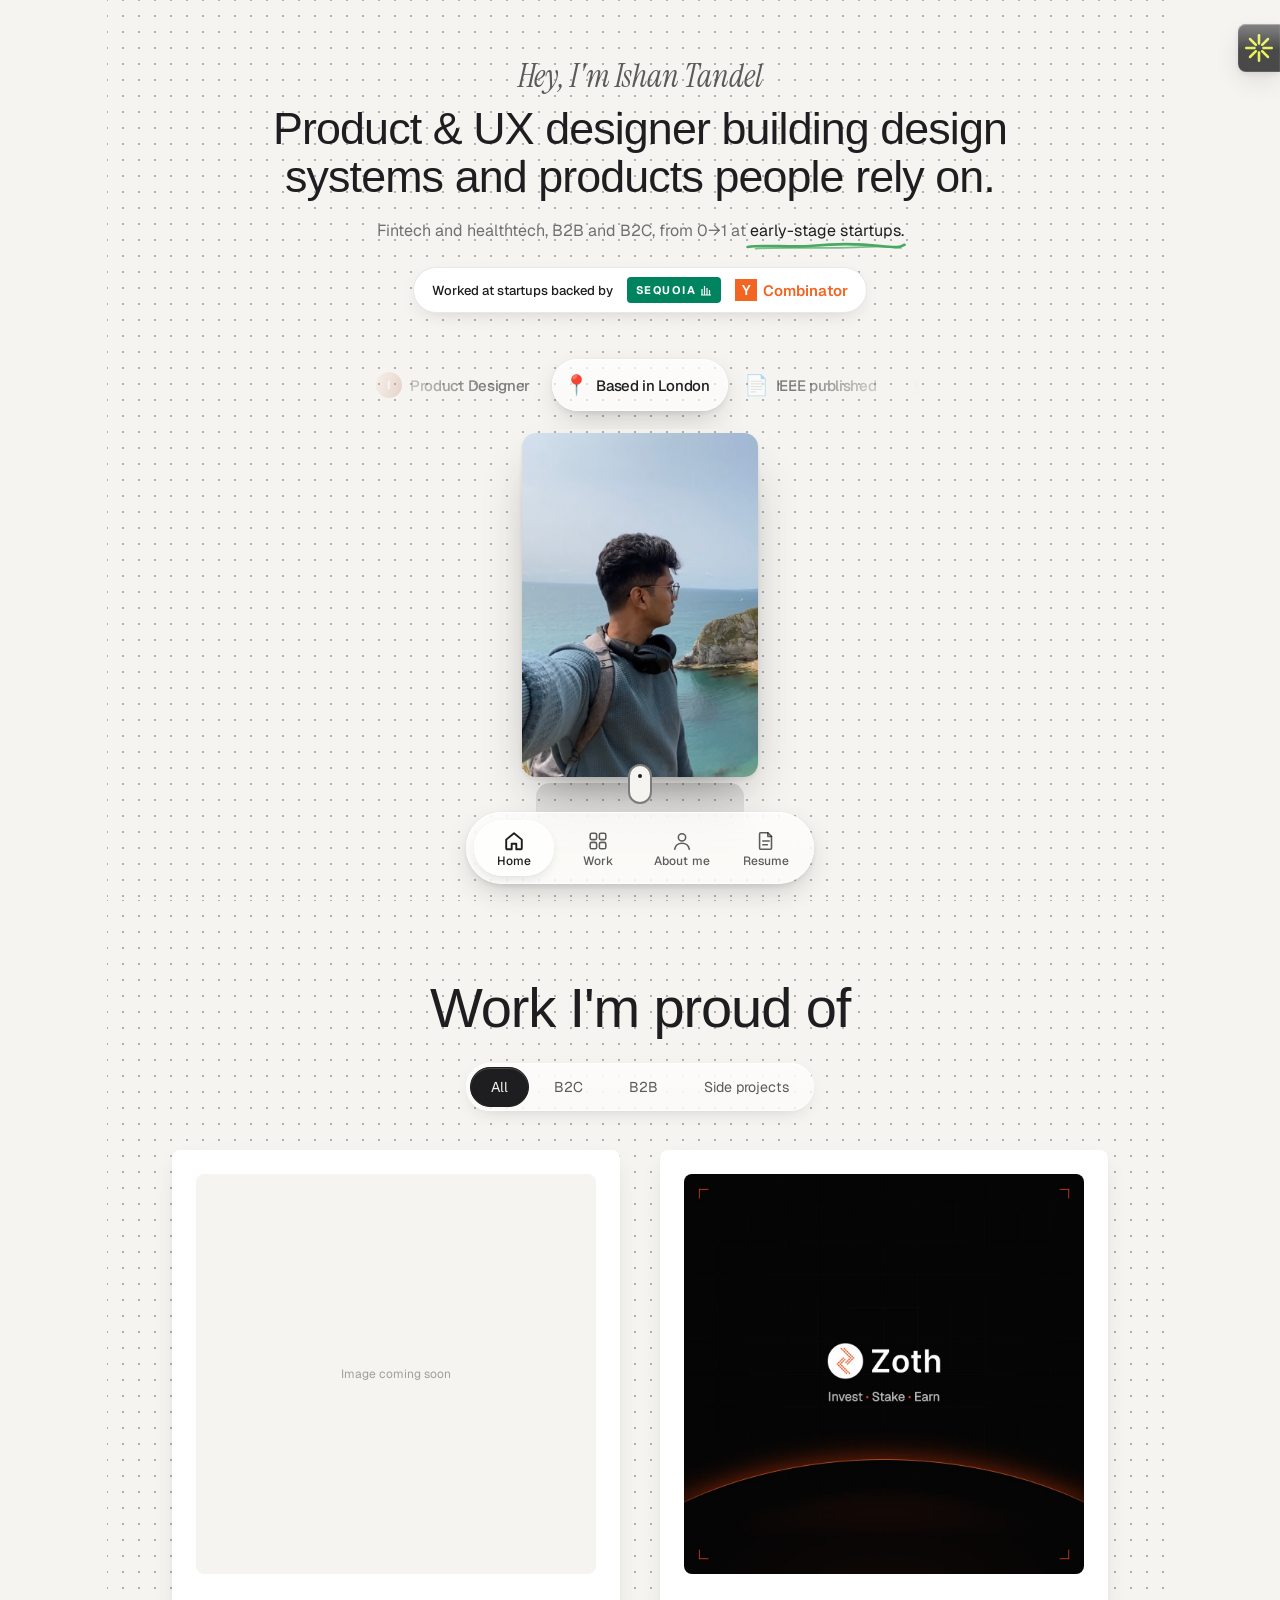
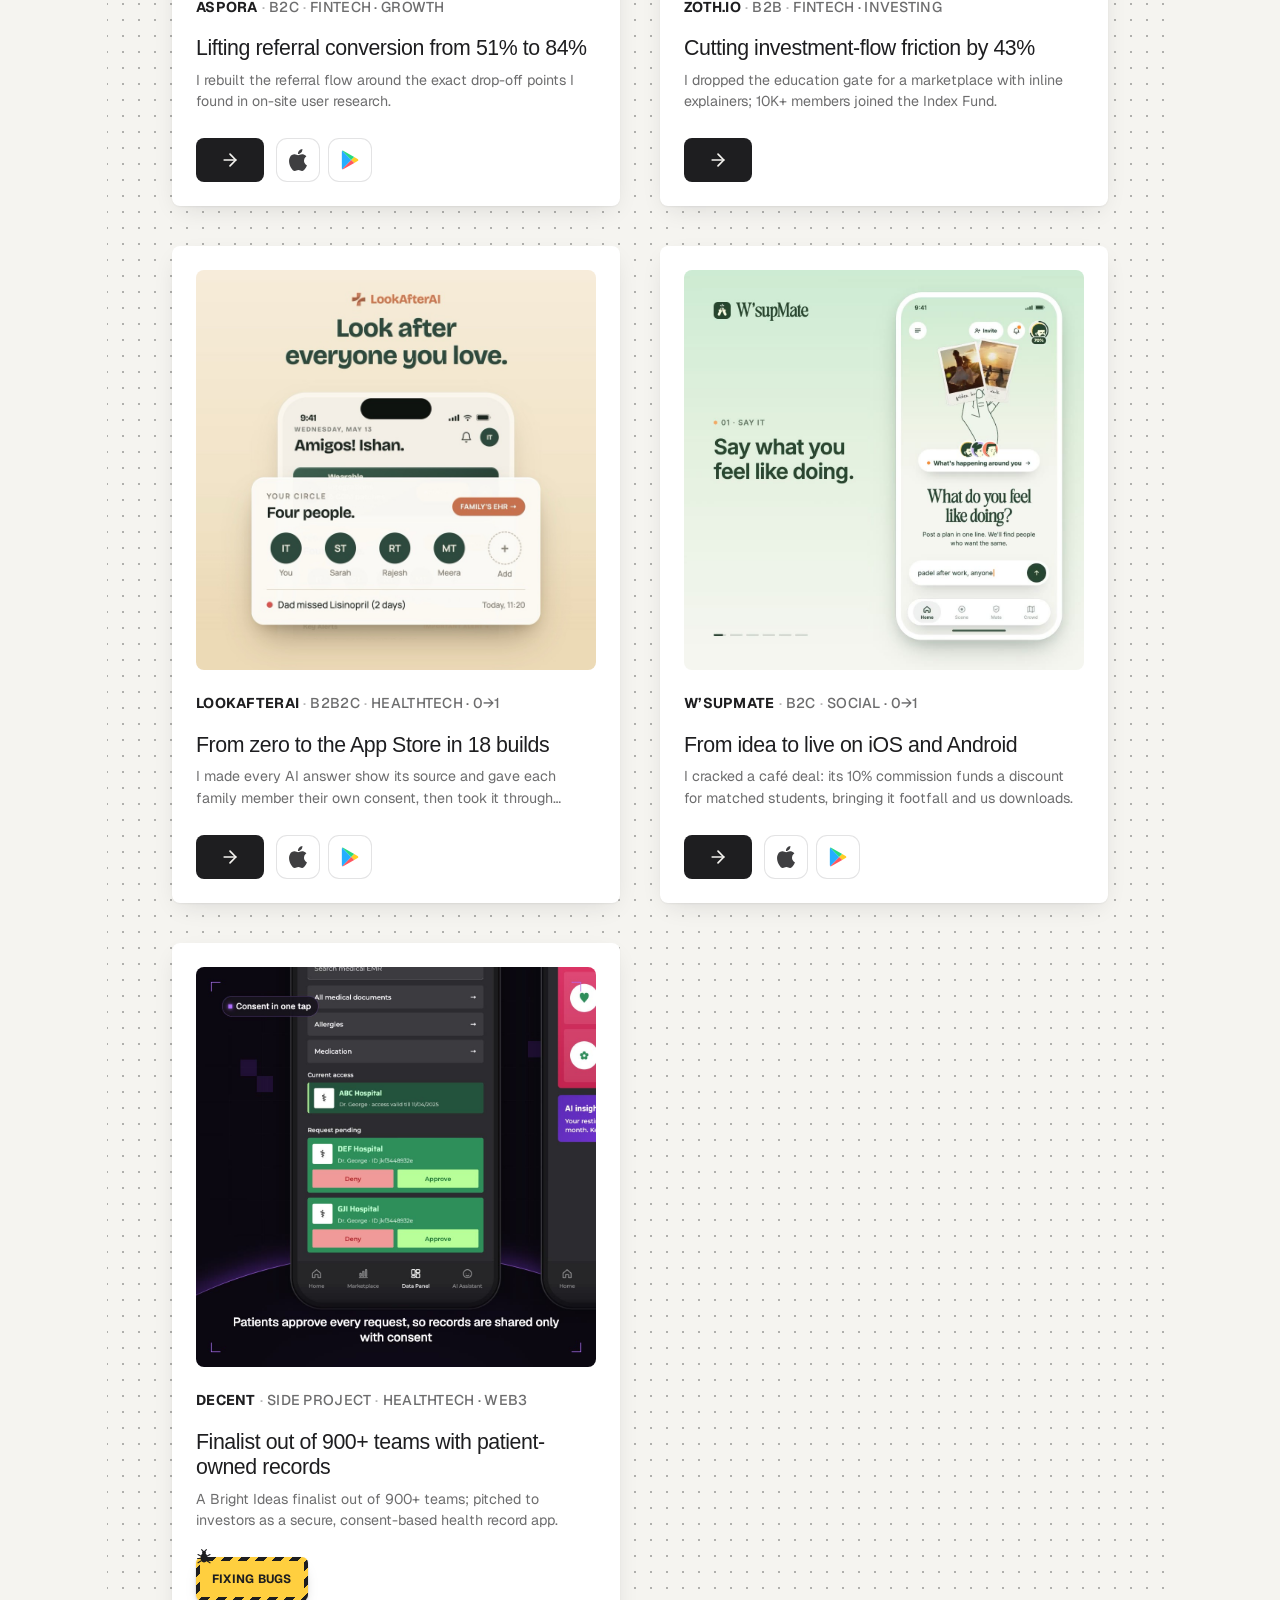
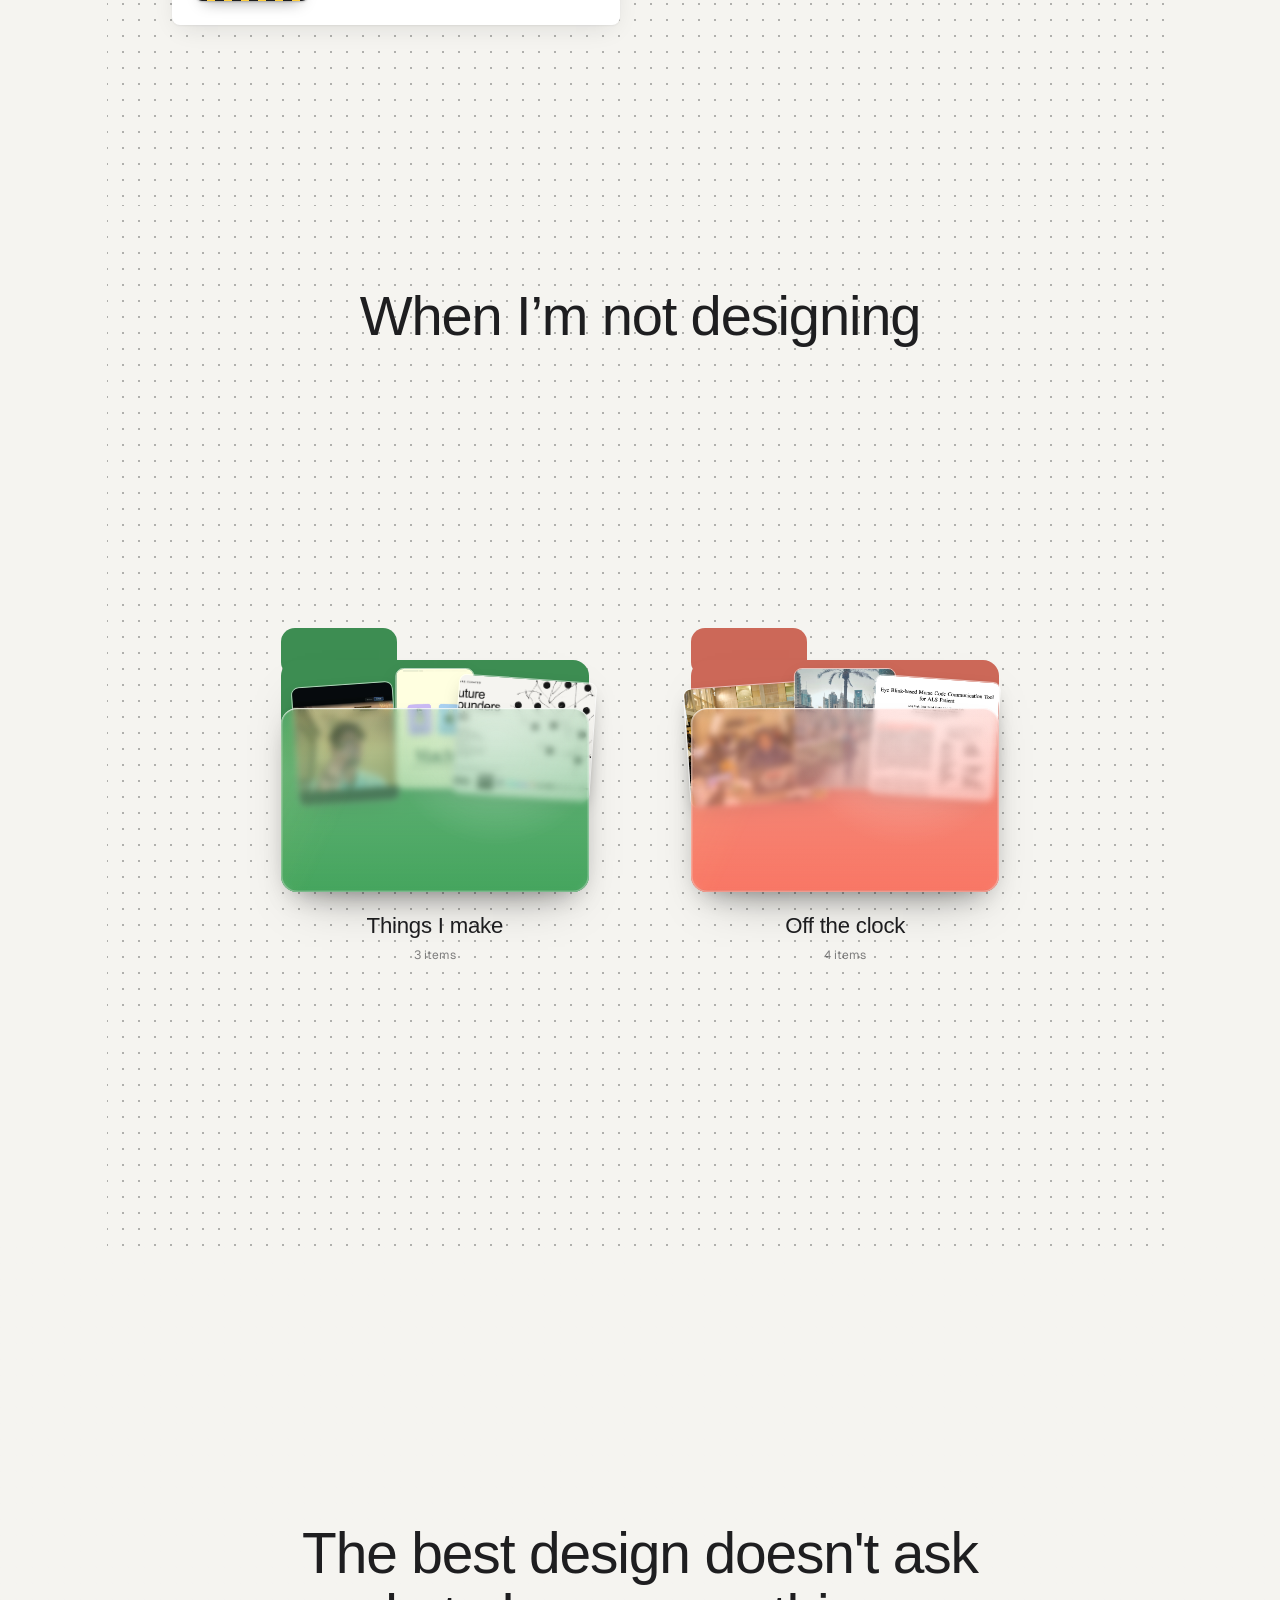
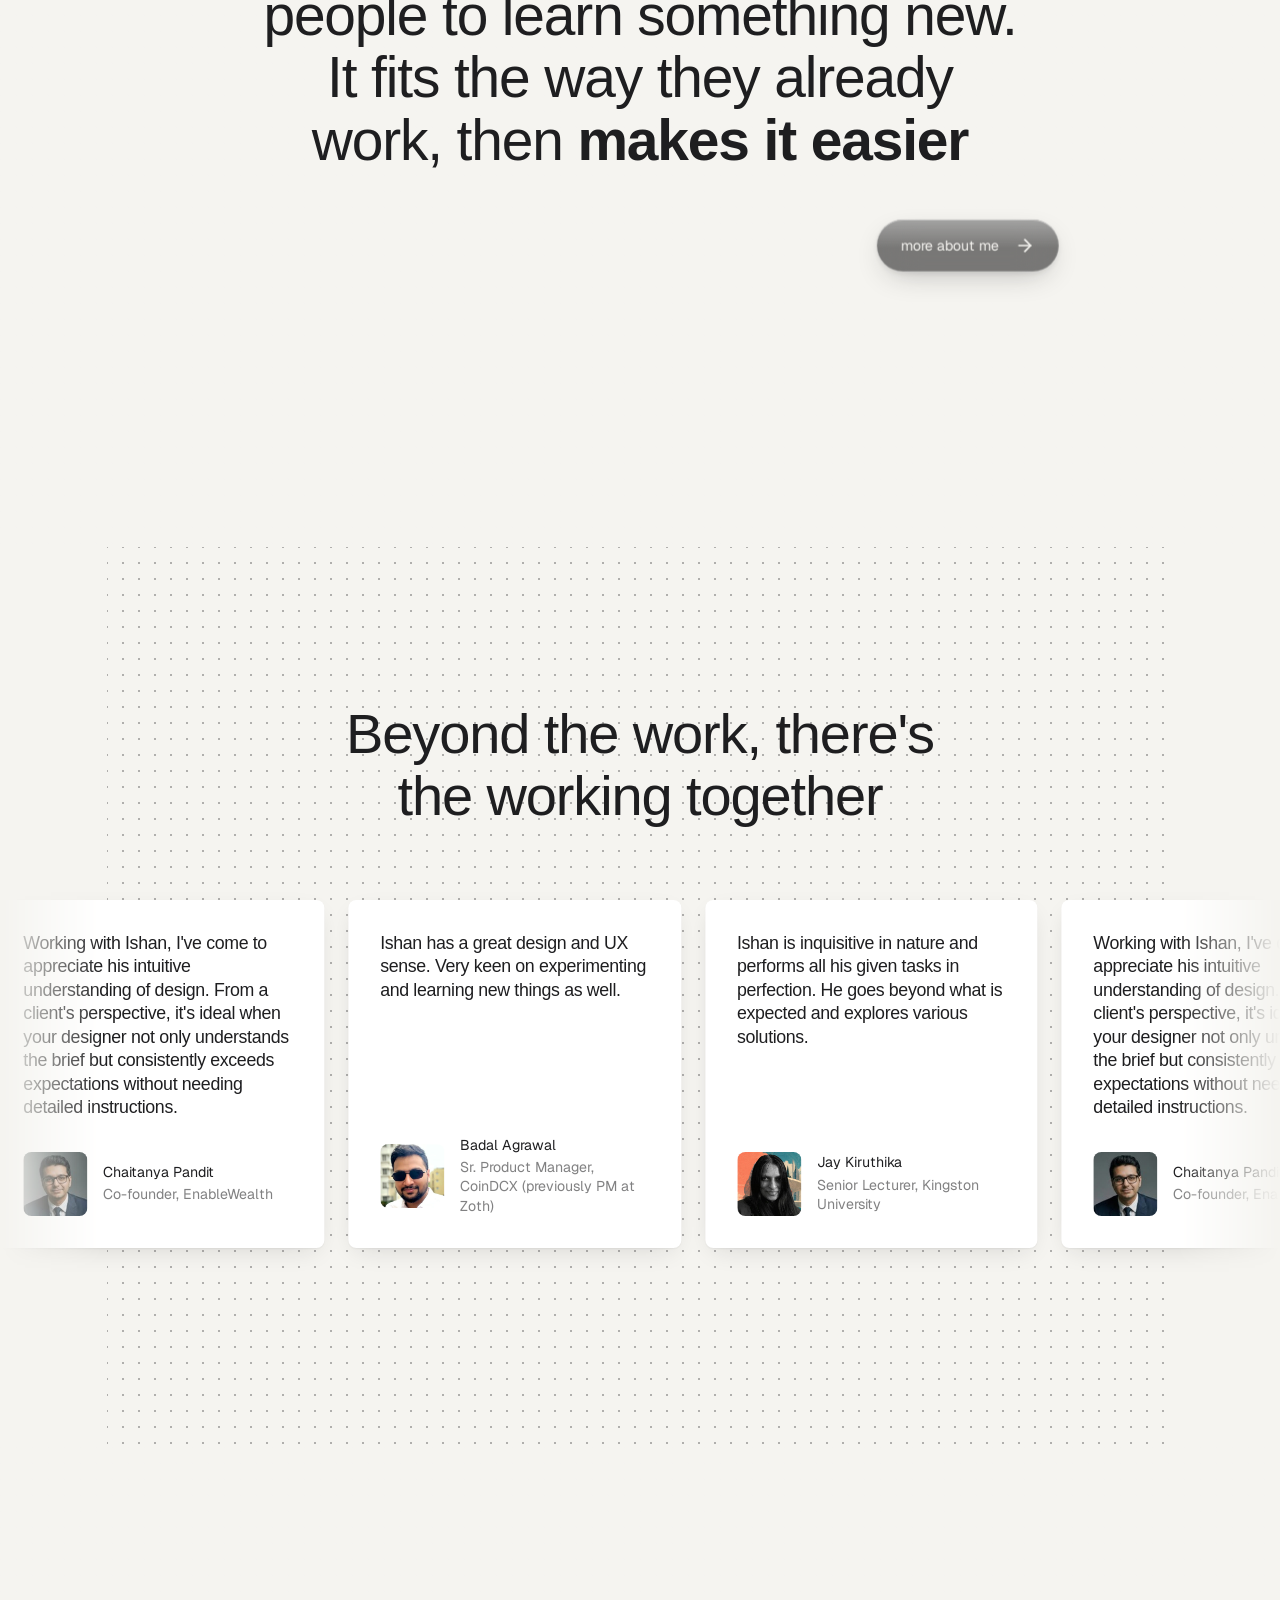
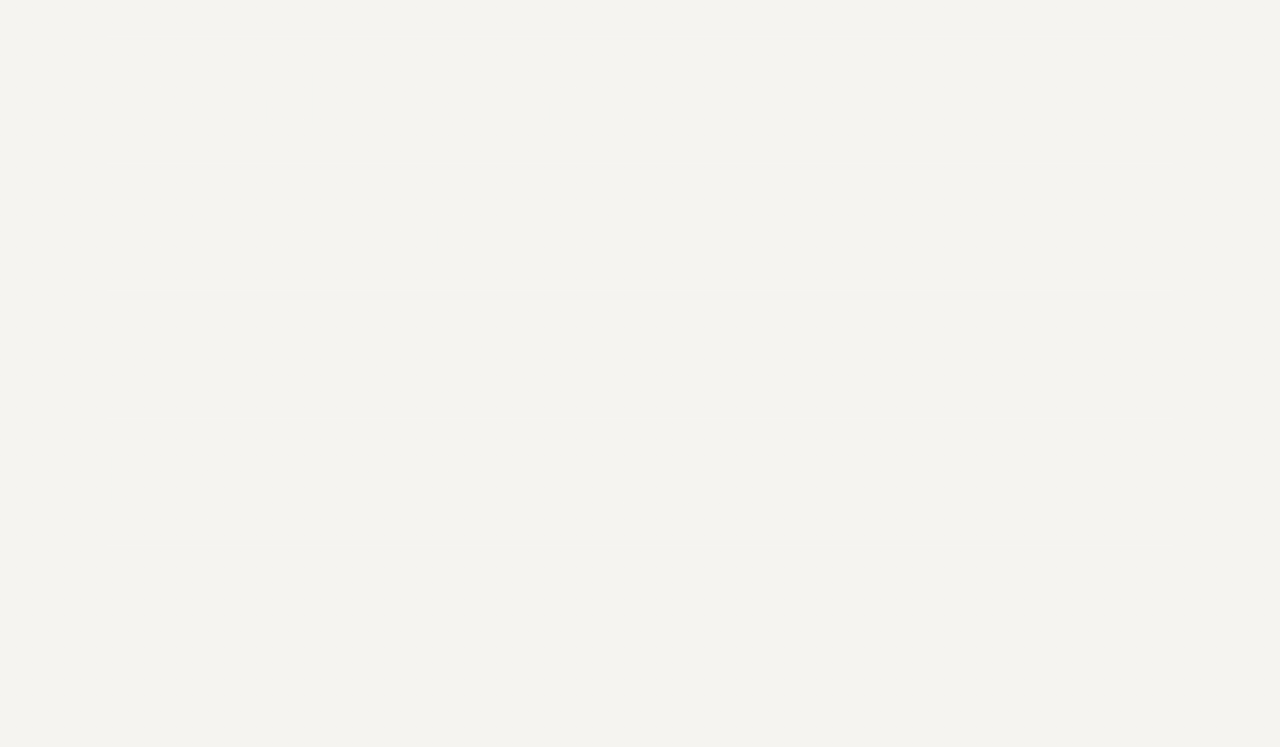
<file: index.html>
<!doctype html>
<html lang="en">
<head>
  <meta charset="utf-8" />
  <meta name="viewport" content="width=device-width, initial-scale=1, viewport-fit=cover" />
  <meta name="color-scheme" content="light" />
  <title>Ishan — Product Designer</title>
  <meta name="description" content="Ishan is a product designer who turns messy problems into simple, measurable products." />
  <link rel="preconnect" href="https://fonts.googleapis.com" />
  <link rel="preconnect" href="https://fonts.gstatic.com" crossorigin />
  <link rel="preconnect" href="https://api.fontshare.com" crossorigin />
  <link rel="stylesheet" href="https://api.fontshare.com/v2/css?f[]=clash-display@400,500,600,700&display=swap" />
  <link rel="stylesheet" href="https://fonts.googleapis.com/css2?family=Geist:wght@400;500;700&family=Instrument+Serif:ital@1&family=Fraunces:ital,opsz,wght@0,9..144,300..700;1,9..144,300..700&family=Inter:wght@400;500;600&display=swap" />
  <link rel="stylesheet" href="styles.css" />
</head>
<body data-bg="hero">
  <a class="skip" href="#introduction">Skip to content</a>

  <!-- iOS-style floating tab bar -->
  <nav class="tabbar" aria-label="Primary">
    <span class="tab-glow" aria-hidden="true"></span>
    <a class="tab" href="#introduction" data-section="introduction">
      <svg viewBox="0 0 24 24" aria-hidden="true"><path d="M3.5 10.5 12 3.5l8.5 7V20a1 1 0 0 1-1 1h-5v-6h-5v6h-5a1 1 0 0 1-1-1z"/></svg>
      <span>Home</span>
    </a>
    <a class="tab" href="#work" data-section="work">
      <svg viewBox="0 0 24 24" aria-hidden="true"><rect x="3.5" y="3.5" width="7" height="7" rx="1.8"/><rect x="13.5" y="3.5" width="7" height="7" rx="1.8"/><rect x="3.5" y="13.5" width="7" height="7" rx="1.8"/><rect x="13.5" y="13.5" width="7" height="7" rx="1.8"/></svg>
      <span>Work</span>
    </a>
    <a class="tab" href="#about" data-section="about">
      <svg viewBox="0 0 24 24" aria-hidden="true"><circle cx="12" cy="8" r="4"/><path d="M4 21c.8-4 4-6.5 8-6.5s7.2 2.5 8 6.5"/></svg>
      <span>About me</span>
    </a>
    <a class="tab" href="resume.pdf" target="_blank" rel="noopener">
      <svg viewBox="0 0 24 24" aria-hidden="true"><path d="M6 3h8l4 4v13a1 1 0 0 1-1 1H6a1 1 0 0 1-1-1V4a1 1 0 0 1 1-1z"/><path d="M14 3v4h4M8.5 12h7M8.5 16h5"/></svg>
      <span>Resume</span>
    </a>
  </nav>

  <button class="spark-toggle" type="button" aria-label="Spark">
    <svg viewBox="0 0 40 40" aria-hidden="true"><g stroke="currentColor" stroke-width="3.4" stroke-linecap="round">
      <line x1="20" y1="3" x2="20" y2="14"/><line x1="20" y1="26" x2="20" y2="37"/>
      <line x1="3" y1="20" x2="14" y2="20"/><line x1="26" y1="20" x2="37" y2="20"/>
      <line x1="8" y1="8" x2="15.8" y2="15.8"/><line x1="24.2" y1="24.2" x2="32" y2="32"/>
      <line x1="32" y1="8" x2="24.2" y2="15.8"/><line x1="15.8" y1="24.2" x2="8" y2="32"/>
    </g></svg>
  </button>

  <main>
    <!-- ============ HERO ============ -->
    <section id="introduction" class="hero" data-bg="hero">
      <p class="hero-kicker">Hey, I'm Ishan Tandel</p>
      <div class="hero-head-wrap">
        <h1 class="hero-title">Product &amp; UX designer building design systems and products people rely on.</h1>
        <p class="hero-sub">Fintech and healthtech, B2B and B2C, from 0→1 at <span class="sketch">early-stage startups.<svg class="sketch-line" viewBox="0 0 300 14" preserveAspectRatio="none" aria-hidden="true"><path d="M3 9.5 C 40 5, 80 11, 125 7.5 S 215 4.5, 252 8 S 287 9.5, 297 6"/><path d="M18 12 C 70 9.5, 140 12.5, 205 10 S 270 9.8, 290 11"/></svg></span></p>
      </div>
      <div class="hero-backed">
        <span class="hb-label">Worked at startups backed by</span>
        <span class="hb-logo hb-sequoia" role="img" aria-label="Sequoia">SEQUOIA<svg viewBox="0 0 12 12" aria-hidden="true"><path d="M2 11V5M4.5 11V2M7 11V4M9.5 11V6M1 11h10" stroke="currentColor" stroke-width="1.2" fill="none"/></svg></span>
        <span class="hb-logo hb-yc" role="img" aria-label="Y Combinator"><b>Y</b>Combinator</span>
      </div>

      <div class="hero-tabs" role="tablist" aria-label="About me at a glance">
        <div class="hero-tabs-track">
          <button class="hero-tab" role="tab" type="button">
            <span class="tab-icon" aria-hidden="true">💻</span>
            <span class="tab-label">3+ yrs</span>
          </button>
          <button class="hero-tab" role="tab" type="button">
            <span class="tab-icon" aria-hidden="true">🗂️</span>
            <span class="tab-label">B2C &amp; B2B Industries</span>
          </button>
          <button class="hero-tab" role="tab" type="button">
            <span class="tab-avatar" aria-hidden="true">I</span>
            <span class="tab-label">Product Designer</span>
          </button>
          <button class="hero-tab" role="tab" type="button">
            <span class="tab-icon" aria-hidden="true">📍</span>
            <span class="tab-label">Based in London</span>
          </button>
          <button class="hero-tab" role="tab" type="button">
            <span class="tab-icon" aria-hidden="true">📄</span>
            <span class="tab-label">IEEE published</span>
          </button>
        </div>
      </div>

      <div class="hero-stage">
        <!-- Photo card: shown instead of the dark card on steps that set data-photo -->
        <figure class="hero-photo" aria-hidden="true"><img src="img/about/hero-card.jpg" alt="" draggable="false"></figure>
        <div class="hero-card">
          <div class="card-flip">
            <div class="card-face face-a" aria-live="polite"></div>
            <div class="card-face face-b" aria-hidden="true"></div>
          </div>
        </div>
      </div>

      <!-- Card content for each pill (in pill order). The script copies one onto the card's hidden face, then flips. -->
      <template id="card-content">
        <div class="card-content">
            <div class="chips">
              <span class="chip"><span class="chip-ic">🚀</span>Stealth startup<span class="chip-yr">’25–now</span></span>
              <span class="chip"><span class="chip-ic">💸</span>Aspora<span class="chip-yr">’25</span></span>
              <span class="chip"><span class="chip-ic">🪙</span>Zoth.io<span class="chip-yr">’23–24</span></span>
              <span class="chip"><span class="chip-ic">🏢</span>PropFTX<span class="chip-yr">’22–23</span></span>
            </div>
            <p class="card-label">3+ Years</p>
        </div>
        <div class="card-content">
            <div class="chips">
              <span class="chip"><span class="chip-ic">💳</span>Fintech</span>
              <span class="chip"><span class="chip-ic">🩺</span>Healthtech</span>
              <span class="chip"><span class="chip-ic">🚀</span>Early-stage</span>
            </div>
            <p class="card-label">Industries</p>
        </div>
        <div class="card-content">
            <div class="chips">
              <span class="chip"><span class="chip-ic">✏️</span>Product Design</span>
              <span class="chip"><span class="chip-ic">🌱</span>0→1 Products</span>
              <span class="chip"><span class="chip-ic">🧩</span>Design Systems</span>
            </div>
            <p class="card-label">Product Designer</p>
        </div>
        <!-- Photo step: the photo card replaces the dark card -->
        <div class="card-content" data-photo></div>
        <div class="card-content">
            <div class="chips">
              <span class="chip"><span class="chip-ic">📄</span>Peer-reviewed · IEEE Xplore</span>
              <span class="chip"><span class="chip-ic">👁️</span>Eye-blink Morse for ALS</span>
              <span class="chip"><span class="chip-ic">🎓</span>MIT-WPU</span>
            </div>
            <p class="card-label">Published</p>
        </div>
      </template>

      <a href="#work" class="mouse" aria-label="Scroll to the next section"><span></span></a>
    </section>

    <!-- ============ WORK ============ -->
    <!-- Cards and filter pills are rendered from the PROJECTS list at the top of projects.js — edit content there. -->
    <section id="work" class="work" data-bg="hero">
      <h2 class="section-title">Work I'm proud of</h2>
      <div class="pro-section">
        <div class="pro-filters" role="group" aria-label="Filter projects by type"></div>
        <div class="pro-grid"></div>
      </div>
    </section>

    <!-- ============ VISUAL ARCHIVE ============ -->
    <!-- A glass folder that opens into draggable pictures. Pictures and label live at the top of folder.js. -->
    <section id="visual" class="visual" data-bg="hero" aria-label="Beyond design: things I make and life off the clock">
      <h2 class="section-title visual-title">When I’m not designing</h2>
      <div class="prism-folder"></div>
    </section>

    <!-- ============ ABOUT ============ -->
    <section id="about" class="about" data-bg="green">
      <div class="about-inner">
        <p class="about-text">The best design doesn't ask<br class="about-break"> people to learn something new.<br class="about-break"> It fits the way they already<br class="about-break"> work, then <span class="about-bold">makes it easier</span></p>
        <a class="btn about-cta" href="#about-me">
          more about me
          <svg width="20" height="20" viewBox="0 0 24 24" fill="none" stroke="currentColor" stroke-width="2" stroke-linecap="round" stroke-linejoin="round" aria-hidden="true"><line x1="5" y1="12" x2="19" y2="12"/><polyline points="12 5 19 12 12 19"/></svg>
        </a>
      </div>
    </section>

    <!-- ============ TESTIMONIALS ============ -->
    <!-- Quotes are set at the top of contact.js -->
    <section id="testimonials" class="testimonials" data-bg="hero">
      <h2 class="section-title tm-title">Beyond the work, there's the working together</h2>
      <div class="tm-viewport"><div class="tm-track"></div></div>
    </section>

    <!-- ============ CONTACT ============ -->
    <!-- Links are set at the top of contact.js -->
    <section id="contact" class="contact" data-bg="green" aria-label="Get in touch">
      <div class="contact-table"></div>
    </section>
  </main>

  <div class="copy-toast glass-toast" role="status" aria-live="polite"></div>

  <!-- ============ ABOUT ME PAGE (opens from the green section) ============ -->
  <!-- Text, photos and captions are set at the top of about.js -->
  <div id="about-page" class="about-page" role="dialog" aria-modal="true" aria-labelledby="about-page-title" hidden>
    <button class="about-back" type="button" aria-label="Back">
      <svg width="20" height="20" viewBox="0 0 24 24" fill="none" stroke="currentColor" stroke-width="1.6" stroke-linecap="round" stroke-linejoin="round" aria-hidden="true"><line x1="19" y1="12" x2="5" y2="12"/><polyline points="12 19 5 12 12 5"/></svg>
    </button>
    <section class="ap-fold ap-fold--orbit">
      <h2 id="about-page-title" class="ap-head"></h2>
      <div class="orbit" role="group" aria-roledescription="photo reel" aria-label="Photographs circling a caption">
        <div class="orbit-stage"></div>
        <div class="orbit-cap" aria-live="polite"><span></span></div>
      </div>
    </section>
    <section class="ap-fold ap-fold--profile">
      <div class="ap-profile">
        <p class="ap-bio ap-bio--lead"></p>
        <div class="ap-photo"></div>
        <p class="ap-bio ap-bio--tail"></p>
      </div>
    </section>
  </div>

  <!-- Pill that replaces the cursor over the About section (desktop) -->
  <div class="cursor-label" aria-hidden="true">
    <span class="cursor-label-text">more about me</span>
    <svg class="ci ci-arrow" width="20" height="20" viewBox="0 0 24 24" fill="none" stroke="currentColor" stroke-width="2" stroke-linecap="round" stroke-linejoin="round"><line x1="5" y1="12" x2="19" y2="12"/><polyline points="12 5 19 12 12 19"/></svg>
    <svg class="ci ci-out" width="18" height="18" viewBox="0 0 24 24" fill="none" stroke="currentColor" stroke-width="2" stroke-linecap="round" stroke-linejoin="round"><line x1="7" y1="17" x2="17" y2="7"/><polyline points="8 7 17 7 17 16"/></svg>
    <svg class="ci ci-copy" width="18" height="18" viewBox="0 0 24 24" fill="none" stroke="currentColor" stroke-width="1.8" stroke-linecap="round" stroke-linejoin="round"><rect x="9" y="9" width="12" height="12" rx="2"/><path d="M5 15H4a2 2 0 0 1-2-2V4a2 2 0 0 1 2-2h9a2 2 0 0 1 2 2v1"/></svg>
    <svg class="ci ci-check" width="18" height="18" viewBox="0 0 24 24" fill="none" stroke="currentColor" stroke-width="2.2" stroke-linecap="round" stroke-linejoin="round"><polyline points="4 12.5 9.5 18 20 6"/></svg>
  </div>

  <script src="projects.js"></script>
  <script src="script.js"></script>
  <script src="folder.js"></script>
  <script src="about.js"></script>
  <script src="contact.js"></script>
</body>
</html>
</file>
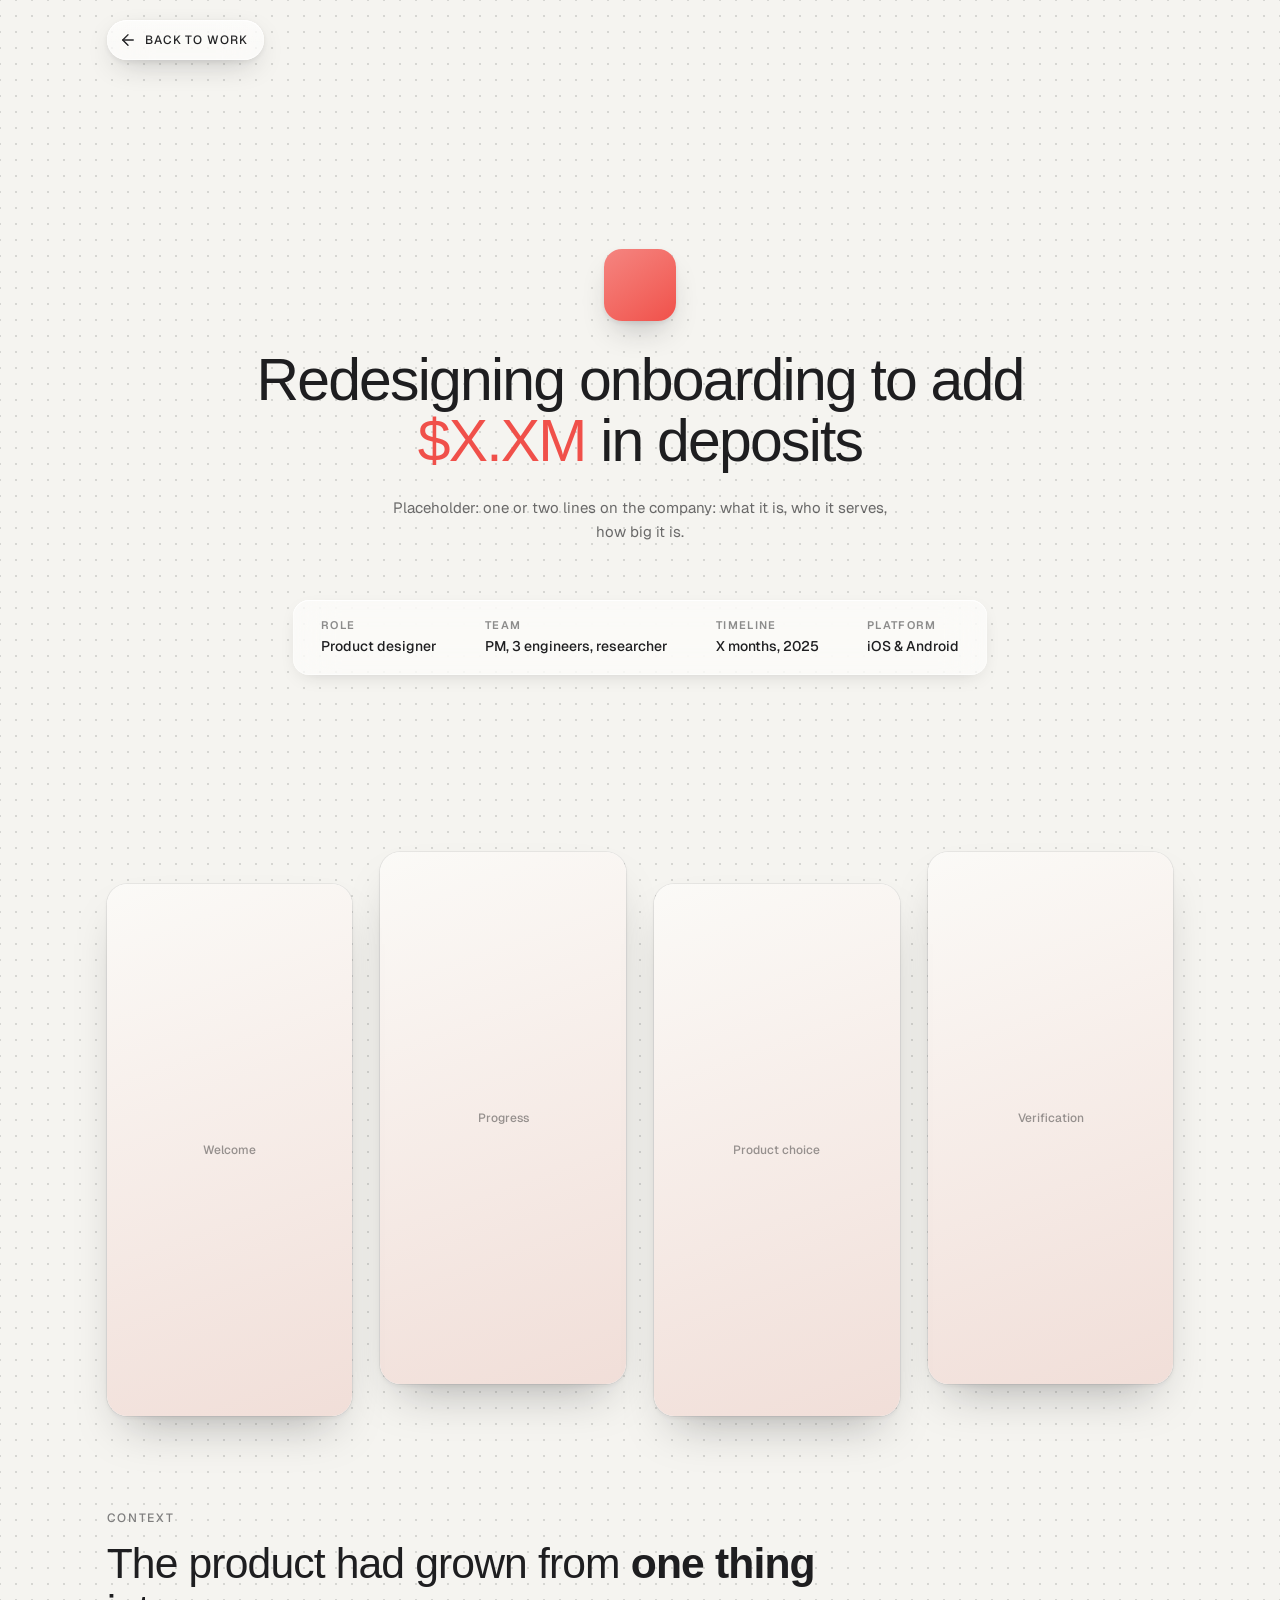
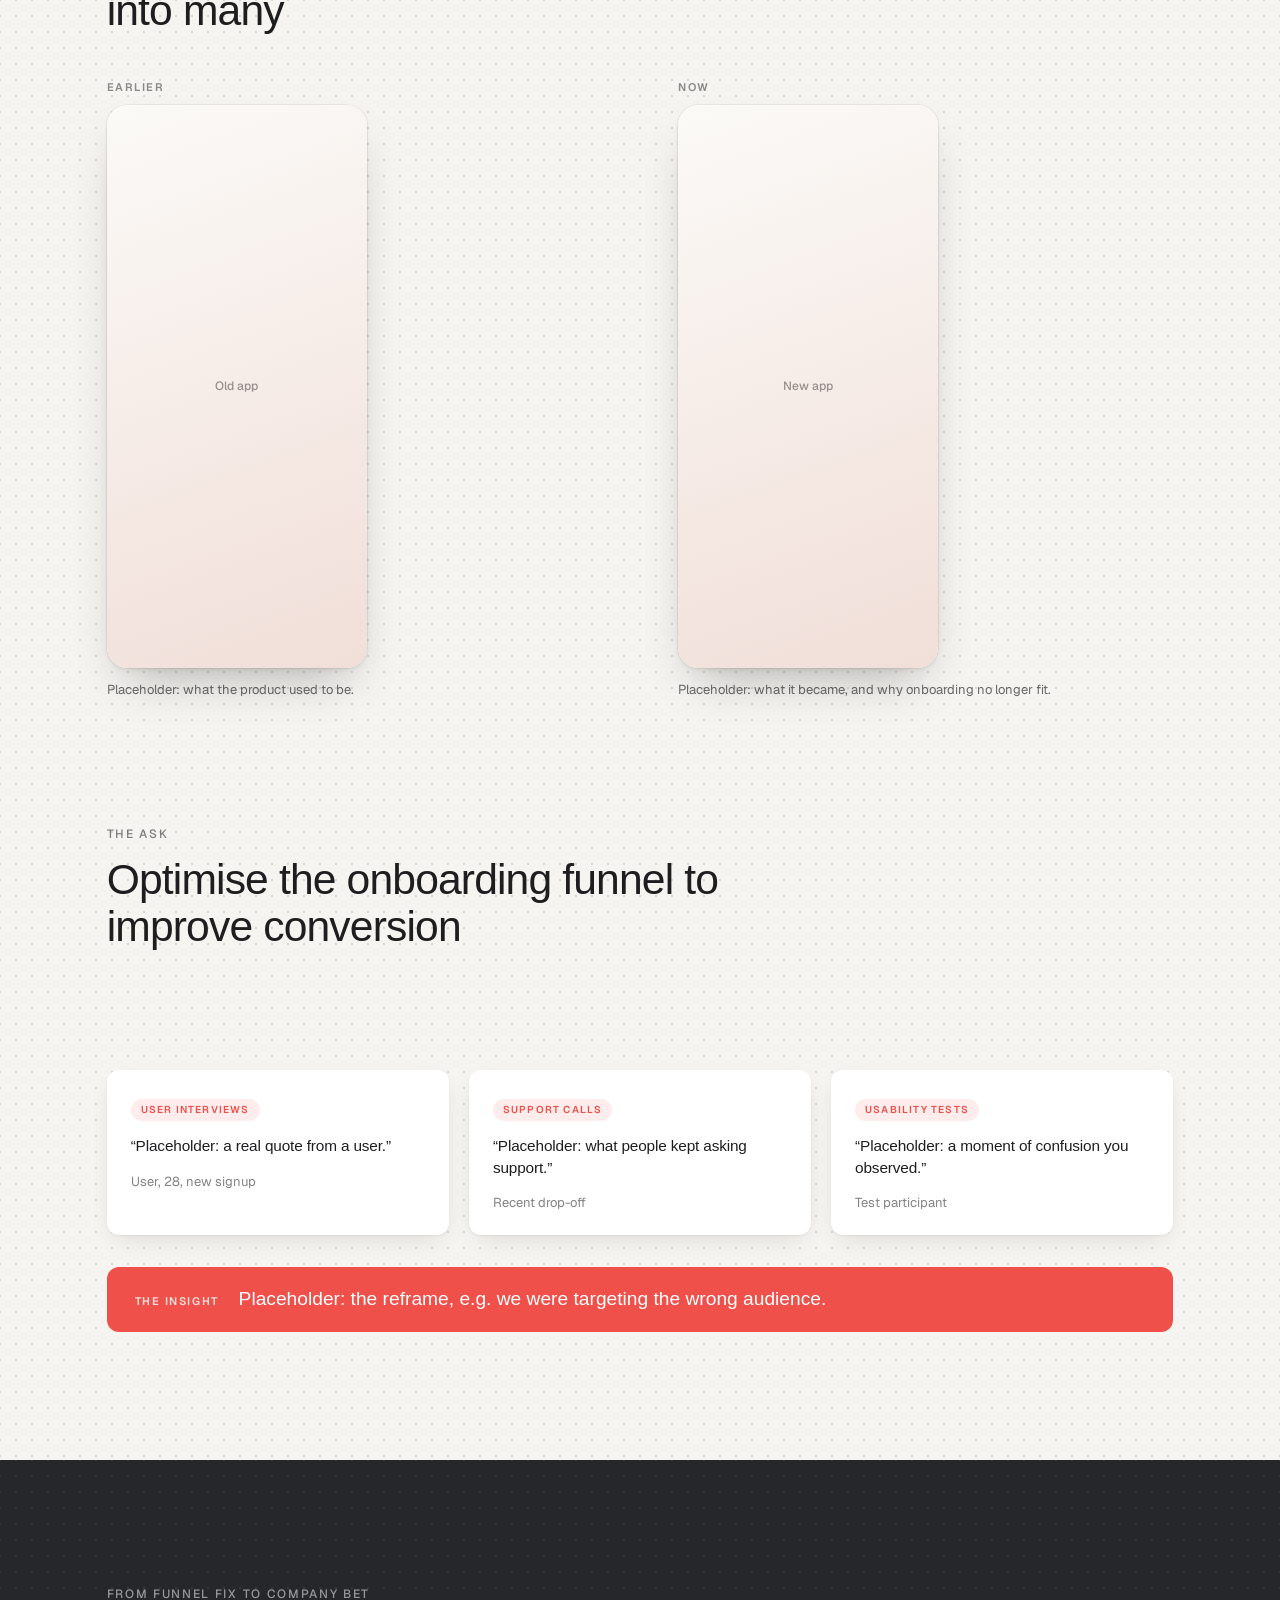
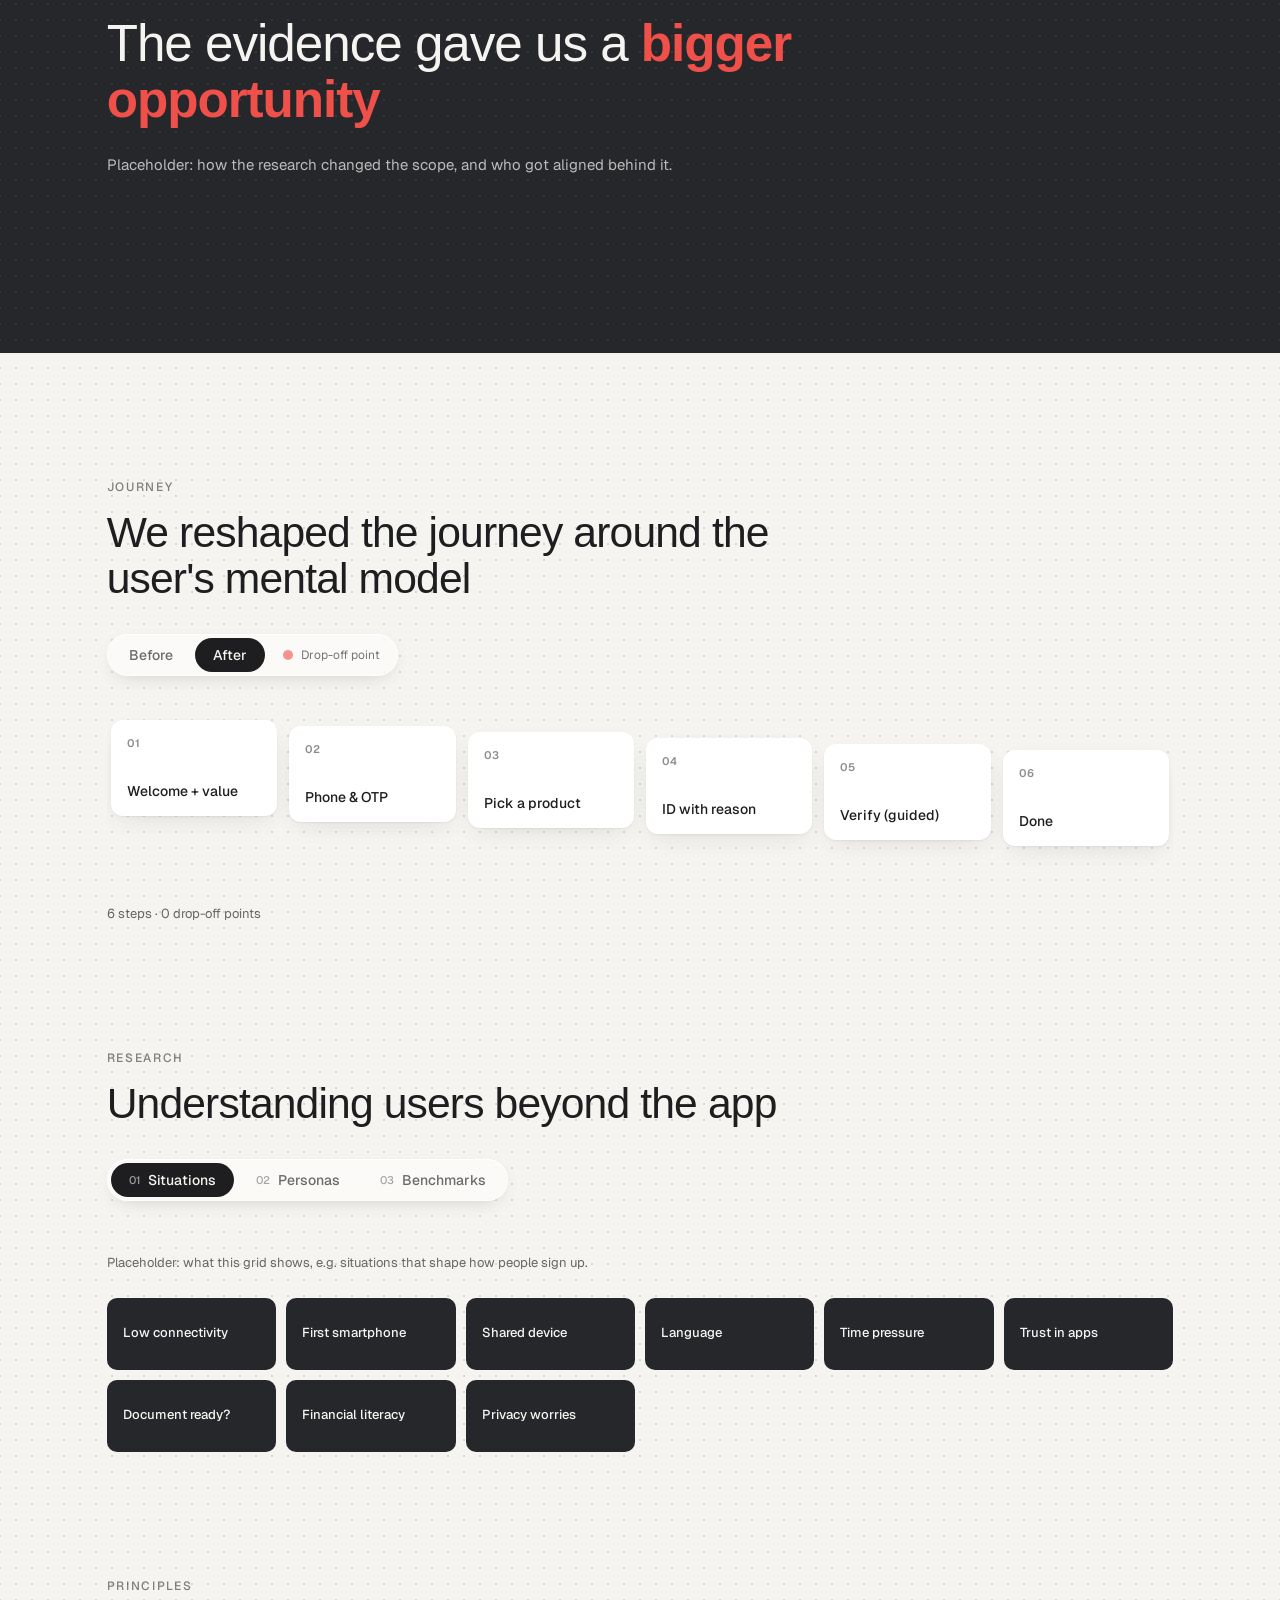
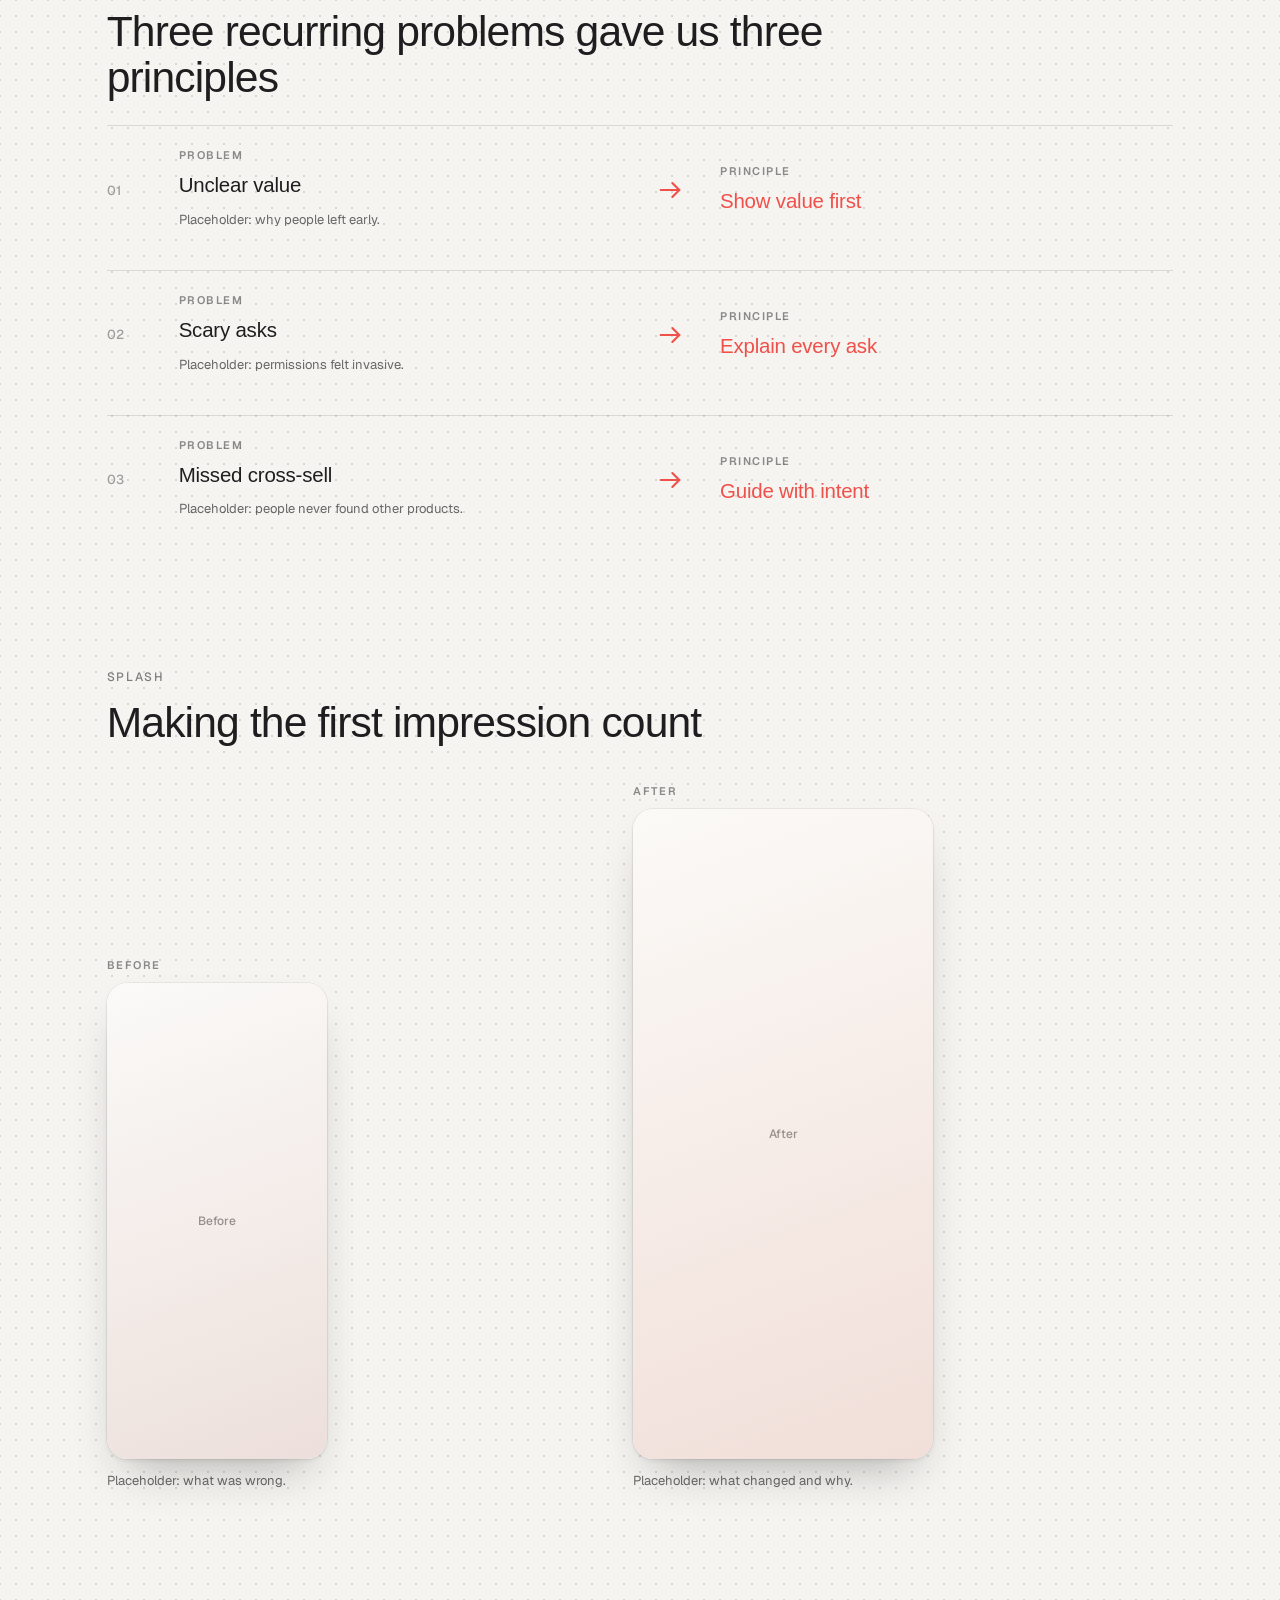
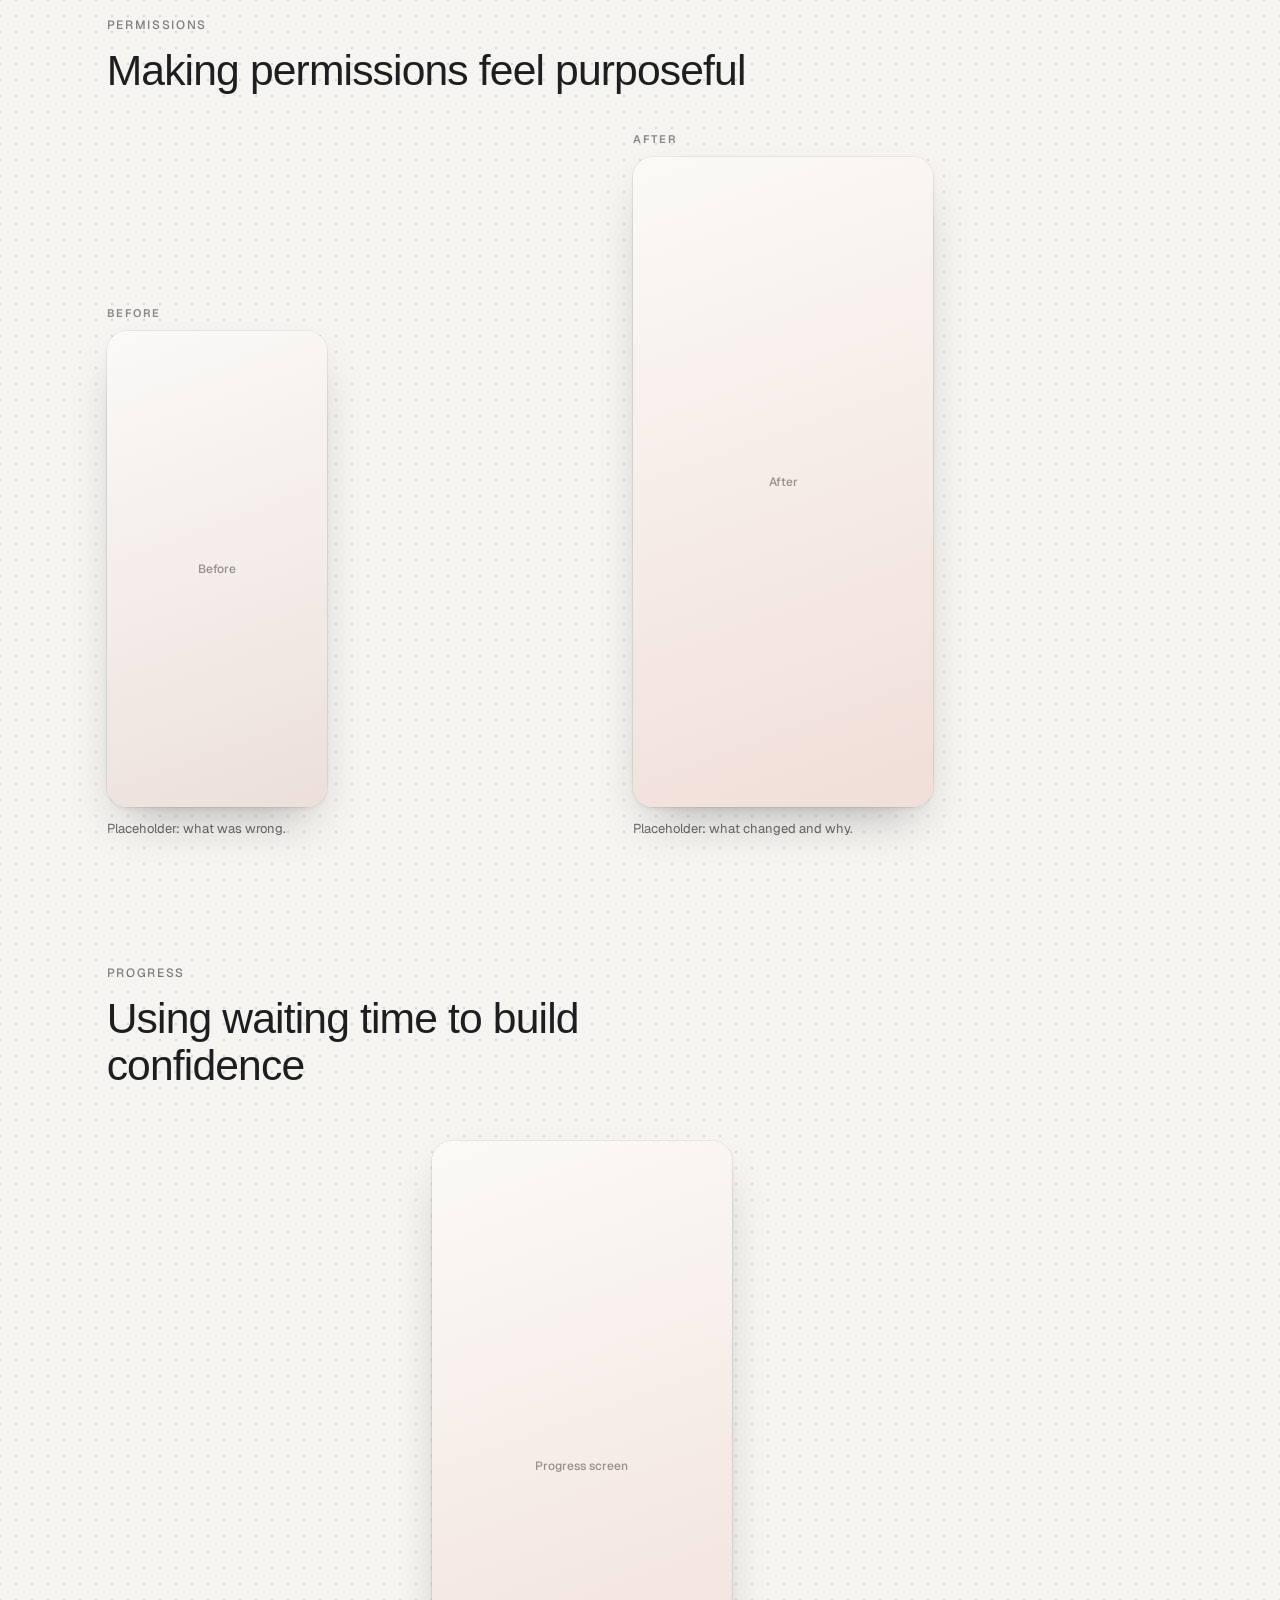
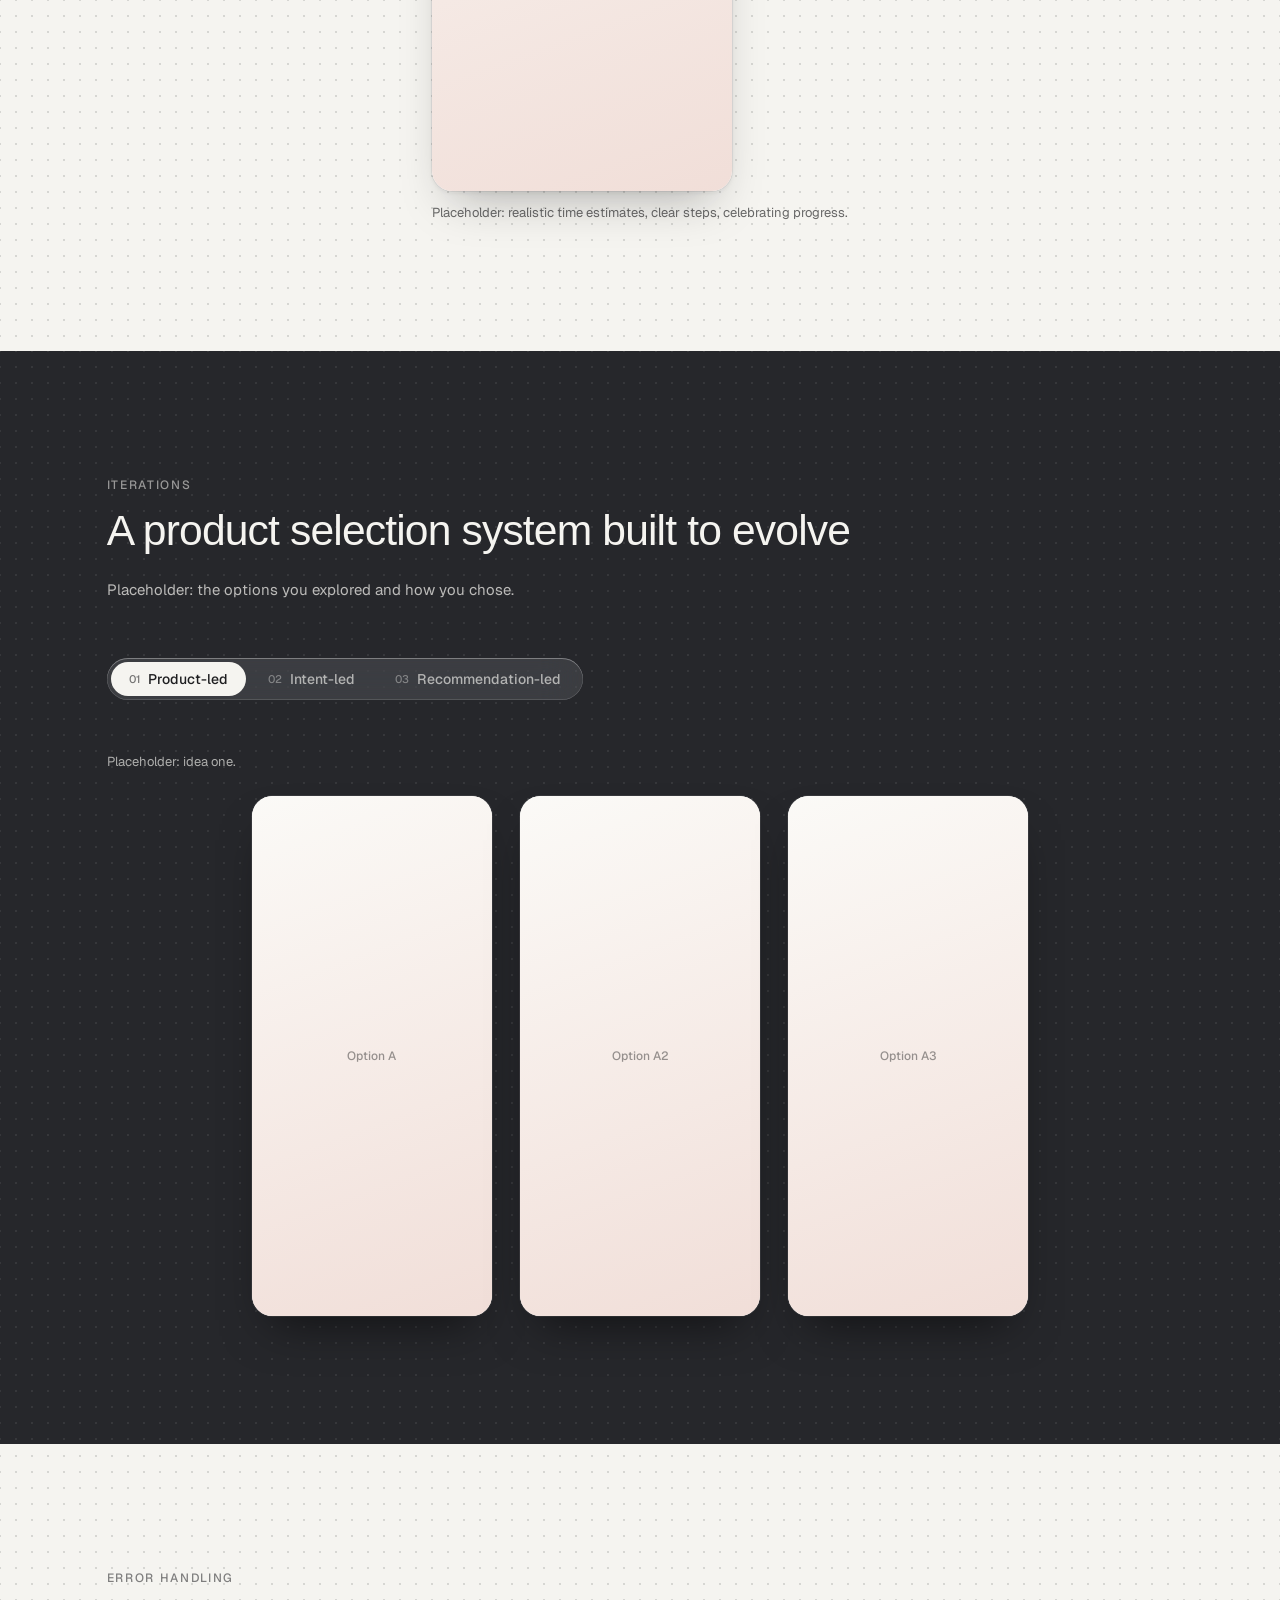
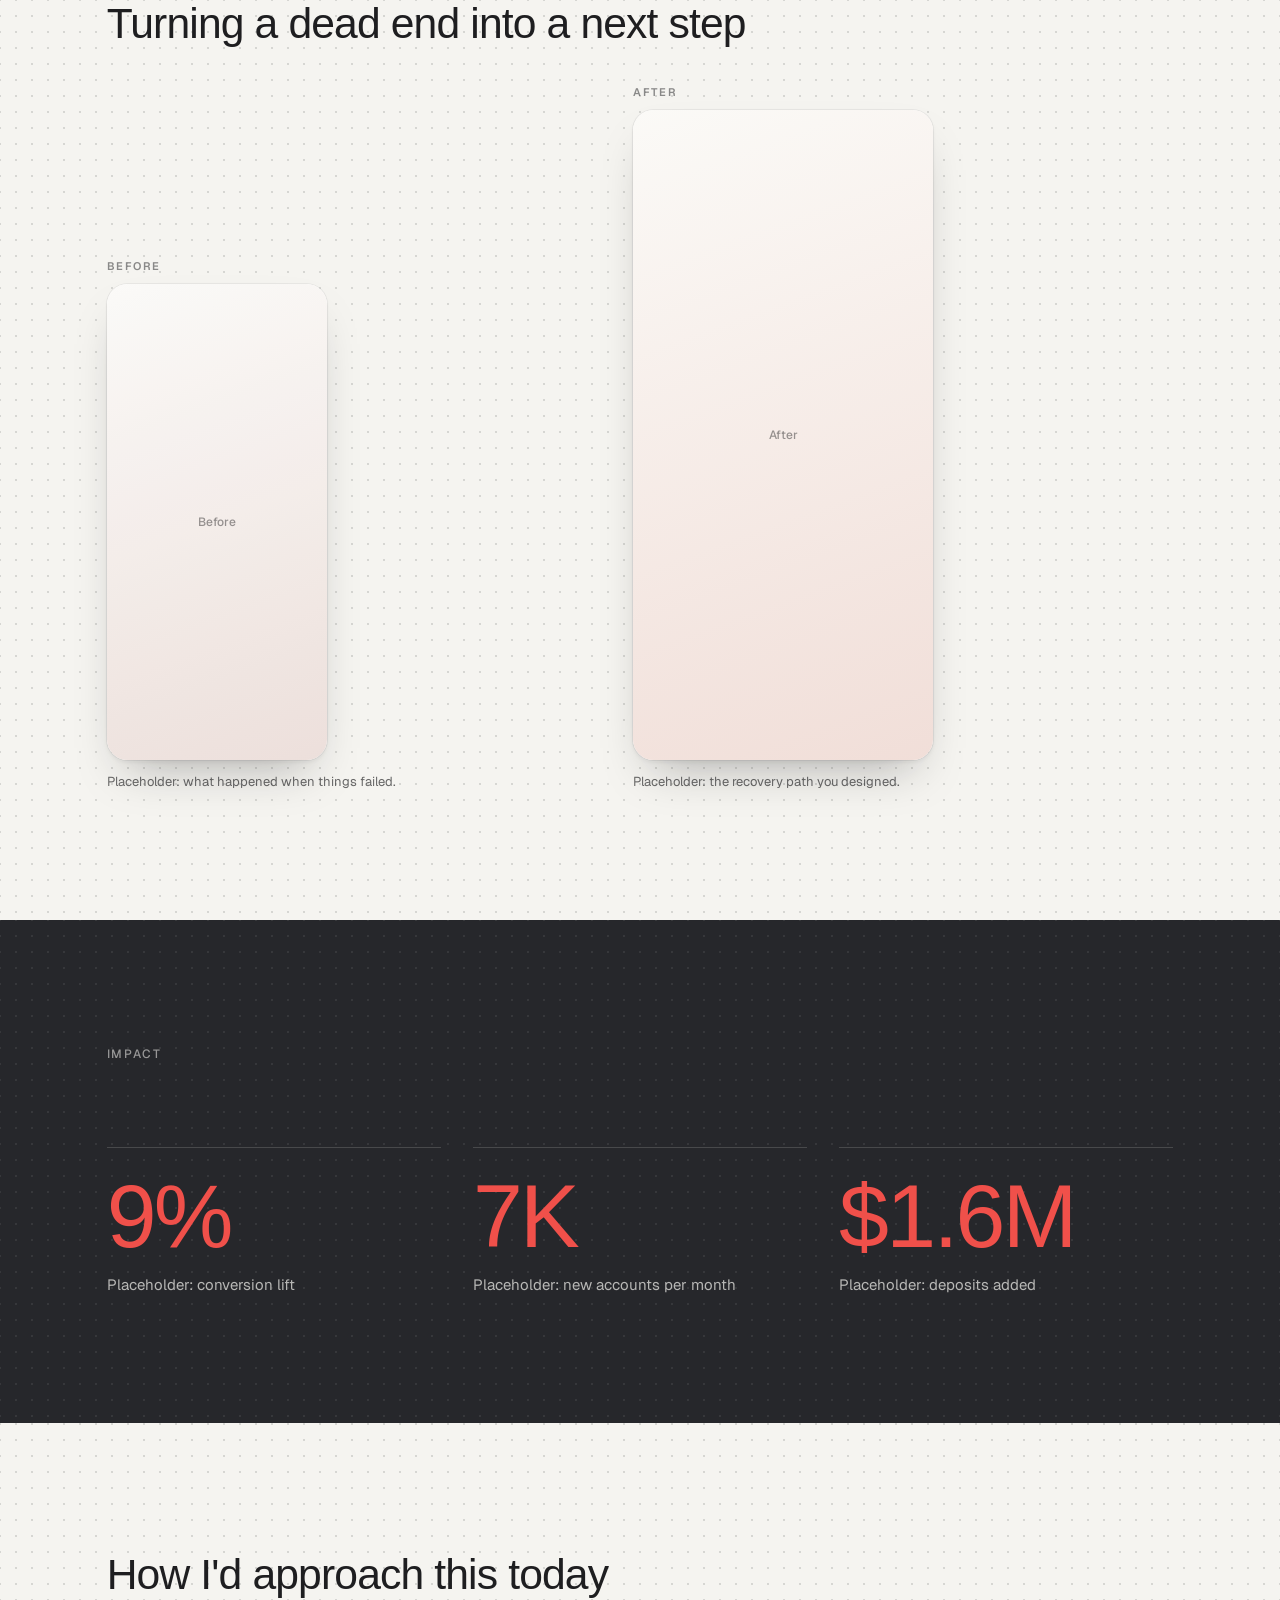
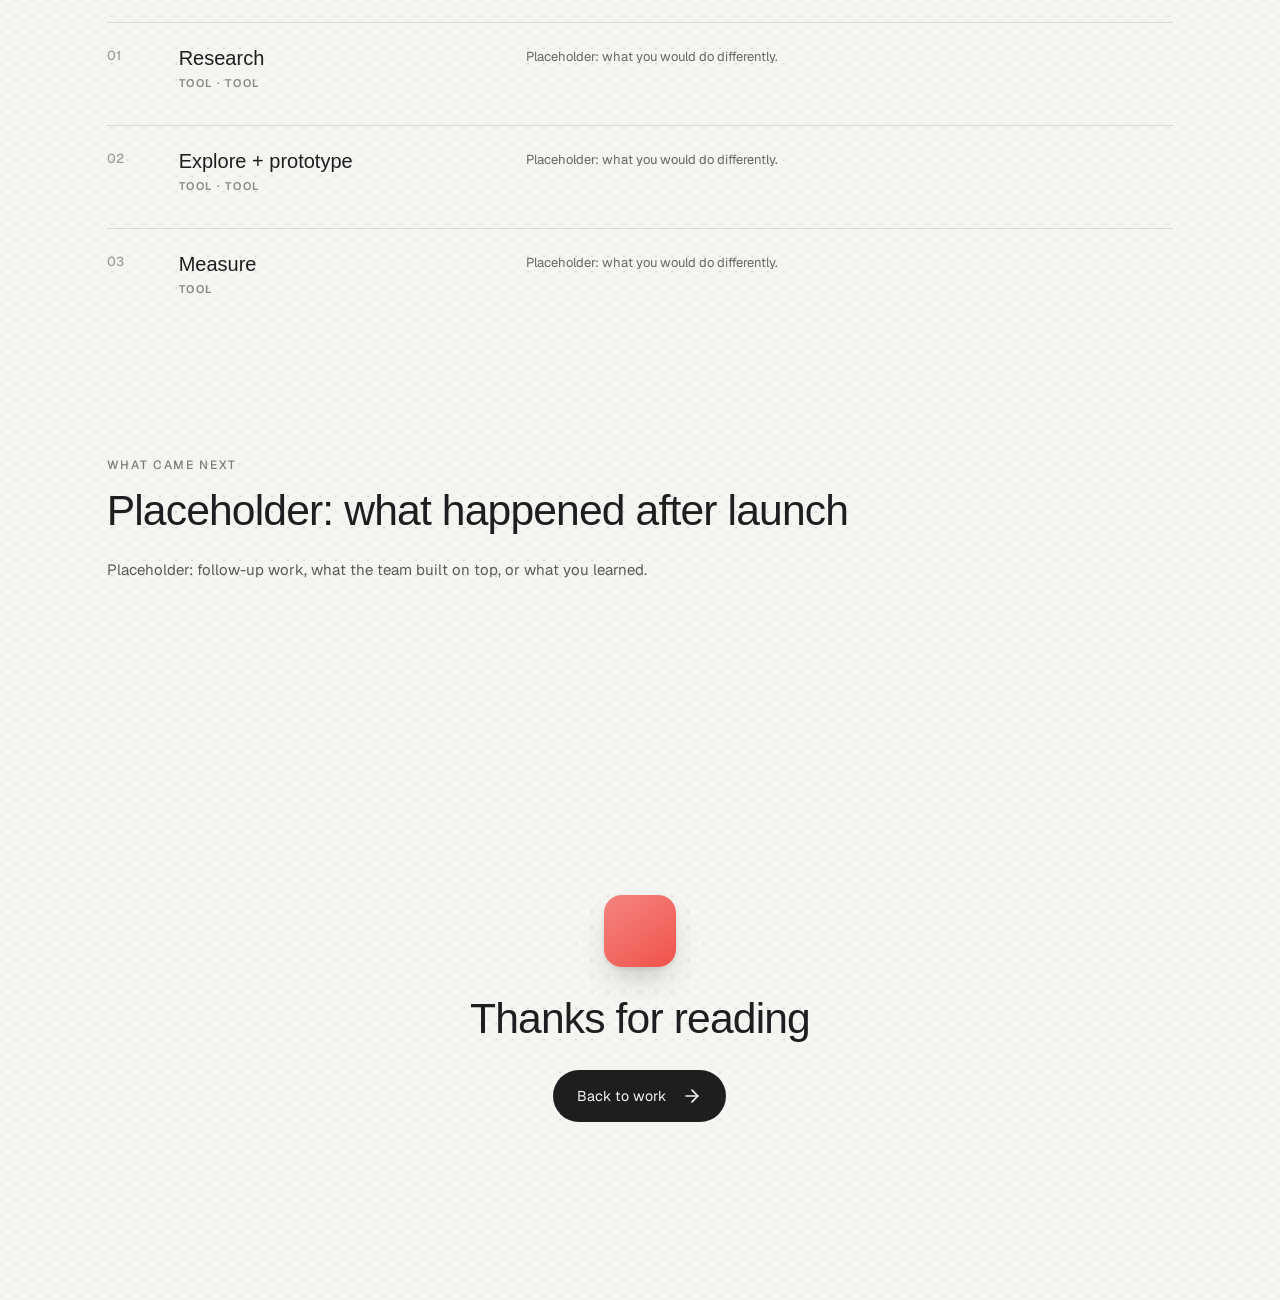
<file: case.html>
<!doctype html>
<html lang="en">
<head>
  <meta charset="utf-8" />
  <meta name="viewport" content="width=device-width, initial-scale=1, viewport-fit=cover" />
  <meta name="color-scheme" content="light" />
  <title>Case study — Ishan Tandel</title>
  <link rel="preconnect" href="https://api.fontshare.com" crossorigin />
  <link rel="stylesheet" href="https://api.fontshare.com/v2/css?f[]=clash-display@400,500,600,700&display=swap" />
  <link rel="stylesheet" href="https://fonts.googleapis.com/css2?family=Geist:wght@400;500;700&family=Instrument+Serif:ital@1&display=swap" />
  <link rel="stylesheet" href="styles.css" />
  <link rel="stylesheet" href="case.css" />
</head>
<body class="case-body" data-bg="hero">
  <a class="cs-back" href="index.html#work" aria-label="Back to work">
    <svg width="18" height="18" viewBox="0 0 24 24" fill="none" stroke="currentColor" stroke-width="1.8" stroke-linecap="round" stroke-linejoin="round" aria-hidden="true"><line x1="19" y1="12" x2="5" y2="12"/><polyline points="12 19 5 12 12 5"/></svg>
    <span>Back to work</span>
  </a>
  <div class="cs-progress" aria-hidden="true"><span></span></div>

  <main id="case" class="case"></main>

  <!-- Each case study's content lives in cases/<name>.js.
       Link to it as case.html?p=<name> (no ?p= shows cases/project-one.js). -->
  <script>
    (() => {
      const name = (new URLSearchParams(location.search).get('p') || 'project-one').replace(/[^a-z0-9-]/gi, '');
      const load = (src, next) => { const s = document.createElement('script'); s.src = src; s.onload = next; document.body.appendChild(s); };
      load(`cases/${name}.js`, () => load('case.js'));
    })();
  </script>
</body>
</html>
</file>
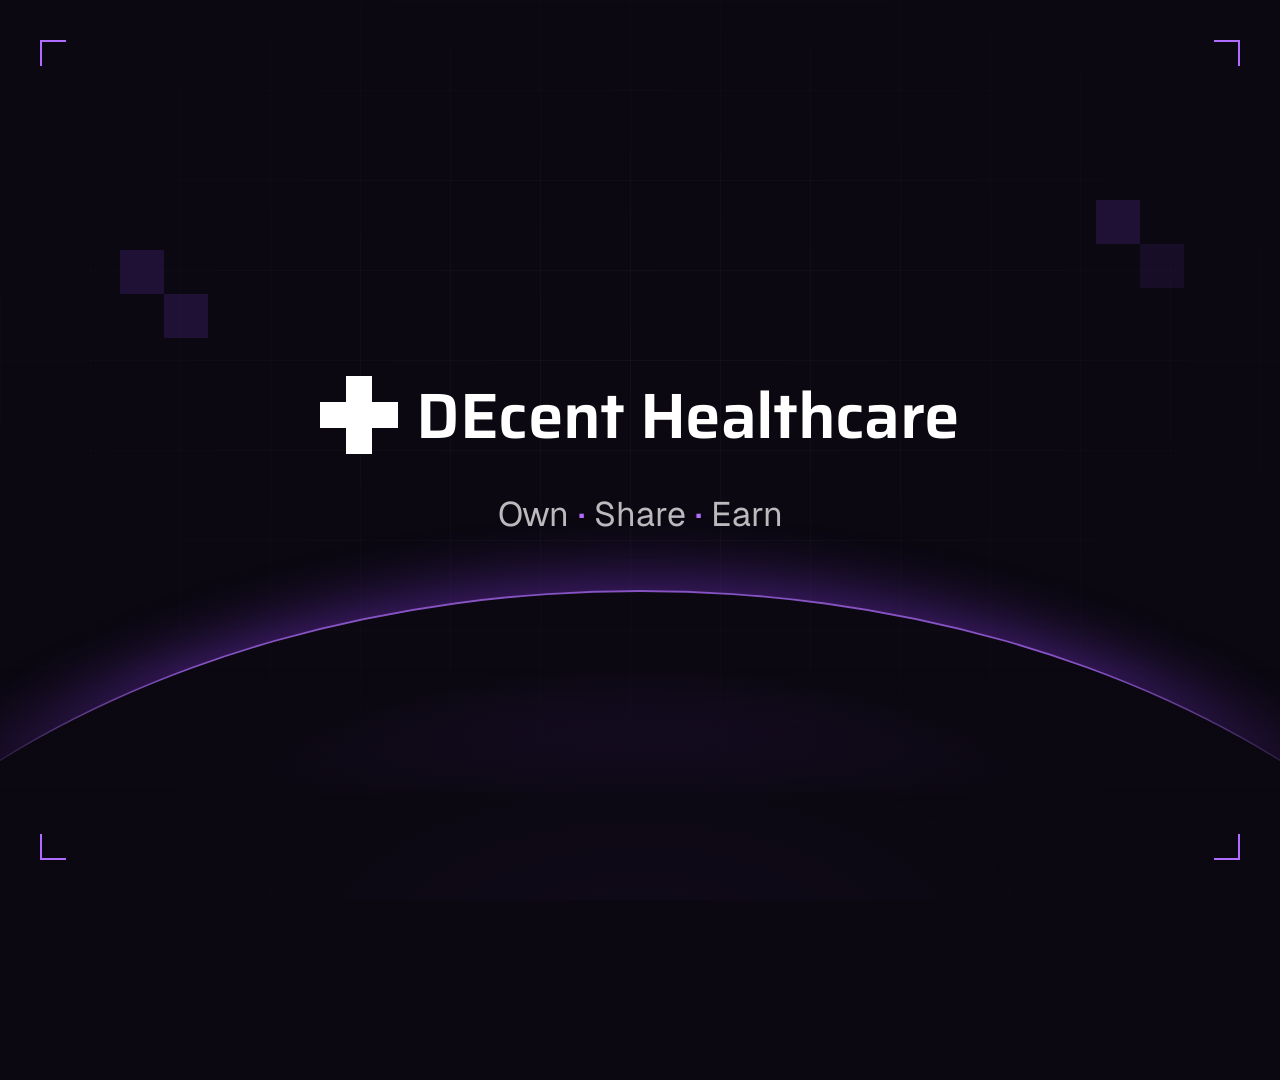
<file: motion/decent/decent-motion.html>
<!doctype html>
<html><head><meta charset="utf-8">
<link rel="stylesheet" href="https://fonts.googleapis.com/css2?family=Saira:wght@500;600;700&family=Montserrat:wght@400;500;600;700&family=Geist:wght@400;500;600&display=swap">
<style>
:root{--pu:#8b3cf0;--pu2:#b06bff;--app:#2c2c30;--cell:#3b3b40;--green:#2f8f5b;--green2:#3fa56b;--lime:#b8ff9a;--pink:#c2244f;--pink2:#e0386a}
*{box-sizing:border-box}
html,body{margin:0;width:1080px;height:1080px;overflow:hidden;background:#0b0811;font-family:Montserrat,sans-serif;color:#fff}
#bg{position:absolute;inset:0;overflow:hidden}
.grid{position:absolute;inset:0;background-image:linear-gradient(rgba(255,255,255,.035) 1px,transparent 1px),linear-gradient(90deg,rgba(255,255,255,.035) 1px,transparent 1px);background-size:90px 90px;-webkit-mask:radial-gradient(70% 60% at 50% 40%,#000,transparent)}
.glow{position:absolute;left:50%;bottom:-430px;width:1500px;height:760px;translate:-50% 0;border-radius:50%;background:radial-gradient(closest-side,rgba(139,60,240,.6),rgba(139,60,240,.18) 45%,transparent 75%)}
.arc{position:absolute;left:50%;bottom:-990px;width:1900px;height:1300px;translate:-50% 0;border-radius:50%;border-top:2px solid rgba(176,107,255,.75);box-shadow:0 -10px 60px rgba(139,60,240,.45)}
.pix{position:absolute;width:44px;height:44px;background:rgba(139,60,240,.16)}
.cn{position:absolute;width:26px;height:26px;border:0 solid var(--pu2);z-index:50}
.c1{left:40px;top:40px;border-left-width:2px;border-top-width:2px}.c2{right:40px;top:40px;border-right-width:2px;border-top-width:2px}
.c3{left:40px;bottom:40px;border-left-width:2px;border-bottom-width:2px}.c4{right:40px;bottom:40px;border-right-width:2px;border-bottom-width:2px}

/* logo */
.logo{display:flex;align-items:center;gap:18px;font:600 64px Saira;letter-spacing:-.01em}
.mark{display:grid;grid-template-columns:repeat(3,1fr);width:78px;height:78px;gap:0}
.mark i{background:#fff}.mark i.o{background:transparent}
#intro{position:absolute;inset:0;display:flex;flex-direction:column;align-items:center;justify-content:center;gap:26px;z-index:20}
#intro p{margin:0;font:400 34px Geist,sans-serif;color:rgba(255,255,255,.72)}
#intro p b{color:var(--pu2);font-weight:500}

/* camera + stage */
#cam{position:absolute;left:0;top:0;width:1080px;height:1080px;z-index:10}
#stage{position:absolute;left:0;top:0;width:916px;height:872px;transform-origin:0 0}
.phone{position:absolute;top:0;width:418px;height:872px;border-radius:64px;padding:14px;background:#1b1b1d;
  box-shadow:inset 0 0 0 2px #3a3a3e,inset 0 0 0 5px #0c0c0d,0 40px 80px -30px rgba(0,0,0,.9),0 0 0 1px rgba(255,255,255,.05)}
#pa{left:0}#pb{left:498px}
.screen{position:relative;width:390px;height:844px;border-radius:50px;overflow:hidden;background:var(--app)}
.island{position:absolute;left:50%;top:11px;width:118px;height:34px;translate:-50% 0;border-radius:20px;background:#000;z-index:30}
.sb{display:flex;justify-content:space-between;align-items:center;padding:18px 30px 0 34px;font:600 15px Montserrat;height:50px}
.sb i{display:inline-block;width:62px;height:12px;background:linear-gradient(90deg,#fff 0 30%,transparent 30% 38%,#fff 38% 62%,transparent 62% 70%,#fff 70%);border-radius:3px;opacity:.9}
.hd{padding:16px 20px 0}.hd h1{margin:0;font:600 26px Saira;display:flex;align-items:center;gap:10px}
.hd p{margin:4px 0 0;font:400 11.5px/1.45 Montserrat;color:rgba(255,255,255,.6)}
.search{margin:14px 20px 0;height:44px;border-radius:4px;background:var(--cell);display:flex;align-items:center;padding:0 14px;font:400 13px Montserrat;color:rgba(255,255,255,.7);border-bottom:1px solid rgba(255,255,255,.3)}
.list{margin:12px 20px 0;display:grid;gap:8px}
.list div{height:46px;border-radius:4px;background:var(--cell);display:flex;align-items:center;justify-content:space-between;padding:0 14px;font:500 13px Montserrat}
.sec{margin:16px 20px 8px;font:600 12px Montserrat;color:rgba(255,255,255,.85)}
.req{margin:0 20px 10px;border-radius:4px;background:var(--green);padding:10px;overflow:hidden}
.req .who{display:flex;gap:10px;align-items:center}
.cad{width:40px;height:40px;background:#fff;border-radius:3px;display:grid;place-items:center;color:#222;font:700 20px Saira;flex:none}
.req b{display:block;font:600 15px Saira;color:#bfffd0}.req small{font:400 11px Montserrat;color:rgba(255,255,255,.75)}
.yn{display:grid;grid-template-columns:1fr 1fr;gap:8px;margin-top:10px}
.yn div{height:36px;display:flex;align-items:center;justify-content:center;font:600 12px Montserrat;border-radius:2px}
.no{background:#f19a9a;color:#b3262a}.yes{background:var(--lime);color:#1d7a3a}
.acc{overflow:hidden;margin:0 20px 10px;border-radius:4px;background:#24533d;padding:10px;display:flex;gap:10px;align-items:center;border-left:3px solid var(--lime)}
.acc b{display:block;font:600 14px Saira;color:#bfffd0}.acc small{font:400 10.5px Montserrat;color:rgba(255,255,255,.7)}
.nav{position:absolute;left:0;right:0;bottom:0;height:84px;display:flex;justify-content:space-around;padding-top:14px;background:#262629;border-top:1px solid rgba(255,255,255,.08);z-index:5}
.nav div{display:flex;flex-direction:column;align-items:center;gap:6px;font:500 10px Montserrat;color:rgba(255,255,255,.5)}
.nav svg{width:24px;height:24px;fill:none;stroke:currentColor;stroke-width:1.8;stroke-linecap:round;stroke-linejoin:round}
.nav .on{color:#fff}
/* marketplace */
.wallet{display:flex;align-items:center;gap:8px;padding:6px 12px;border-radius:999px;background:rgba(139,60,240,.25);border:1px solid rgba(176,107,255,.6);font:600 13px Montserrat}
.wallet i{width:10px;height:10px;background:var(--pu2);transform:rotate(45deg)}
.mk{margin:14px 20px 0;border-radius:6px;background:linear-gradient(180deg,var(--pink2),var(--pink));padding:0 0 12px;overflow:hidden}
.mk .t{display:flex;align-items:center;gap:10px;padding:12px 14px;font:600 20px Saira;background:rgba(0,0,0,.12)}
.mk .t .mark{width:26px;height:26px}.mk .t .mark i{background:#ffd3e0}
.study{margin:10px 12px 0;padding:12px;border-radius:4px;background:rgba(255,255,255,.1);display:grid;grid-template-columns:56px 1fr;gap:12px;align-items:center}
.study .lg{width:56px;height:56px;border-radius:50%;background:#fff;display:grid;place-items:center;color:var(--green);font:700 22px Saira}
.study h4{margin:0;font:600 15px/1.15 Montserrat}
.pp{display:flex;justify-content:space-between;margin-top:8px;font:500 10px Montserrat;color:rgba(255,255,255,.85)}
.pbar{height:9px;background:#111;margin-top:4px}.pbar b{display:block;height:100%;background:#2fe86a}
.cl{display:flex;justify-content:space-between;align-items:center;margin-top:8px;font:600 10px Montserrat}
.cl span{flex:1;background:#2e8b57;color:#9cffb9;text-align:center;padding:4px}.cl em{font-style:normal;margin-left:6px;background:#1d5a37;color:#9cffb9;padding:4px 8px}
.ai{margin:14px 20px 0;border-radius:6px;background:linear-gradient(135deg,#5b2bb5,#8b3cf0);padding:14px;font:500 12.5px/1.45 Montserrat}
.ai b{display:block;font:600 16px Saira;margin-bottom:4px}
/* sheet */
.dim{position:absolute;inset:0;background:rgba(0,0,0,.6);z-index:15;opacity:0}
.sheet{position:absolute;left:0;right:0;bottom:0;height:600px;z-index:16;background:#242427;border-radius:26px 26px 0 0;padding:14px 20px 0;border-top:1px solid rgba(255,255,255,.1)}
.grab{width:44px;height:5px;border-radius:3px;background:rgba(255,255,255,.25);margin:0 auto 14px}
.sheet h3{margin:0;font:600 22px Saira}.sheet .sub{margin:2px 0 0;font:400 12px Montserrat;color:rgba(255,255,255,.55)}
.share{margin-top:16px;font:600 12px Montserrat;color:rgba(255,255,255,.85)}
.tg{display:flex;justify-content:space-between;align-items:center;height:52px;padding:0 14px;margin-top:8px;border-radius:6px;background:var(--cell);font:500 14px Montserrat}
.sw{width:46px;height:28px;border-radius:14px;background:#55555c;position:relative}
.sw b{position:absolute;top:3px;left:3px;width:22px;height:22px;border-radius:50%;background:#fff}
.what{display:inline-flex;align-items:center;gap:6px;margin-top:14px;font:600 12px Montserrat;color:var(--pu2)}
.what i{width:16px;height:16px;border-radius:50%;border:1.5px solid currentColor;font:700 10px/13px Montserrat;text-align:center;font-style:normal}
.tip{margin-top:8px;padding:0 14px;border-radius:8px;background:rgba(139,60,240,.14);border:1px solid rgba(176,107,255,.35);font:400 12px/1.5 Montserrat;color:rgba(255,255,255,.88);overflow:hidden;height:0}
.tip p{margin:12px 0}
.cta{position:absolute;left:20px;right:20px;bottom:34px;height:56px;border-radius:6px;background:var(--pu);display:flex;align-items:center;justify-content:center;font:600 16px Montserrat}
.toast{position:absolute;left:16px;right:16px;top:58px;z-index:25;padding:14px 16px;border-radius:14px;background:rgba(40,40,44,.95);border:1px solid rgba(255,255,255,.12);display:flex;gap:12px;align-items:center;box-shadow:0 20px 40px -10px rgba(0,0,0,.8);opacity:0}
.toast i{width:30px;height:30px;border-radius:50%;background:var(--lime);display:grid;place-items:center;color:#1d4a2a;font:700 16px Montserrat;font-style:normal;flex:none}
.toast b{display:block;font:600 14px Montserrat}.toast small{font:400 11px Montserrat;color:rgba(255,255,255,.6)}

.cursor{position:absolute;width:44px;height:44px;margin:-22px 0 0 -22px;border-radius:50%;z-index:40;border:3px solid #fff;background:rgba(139,60,240,.45);box-shadow:0 0 0 2px rgba(0,0,0,.25),0 6px 16px rgba(0,0,0,.5)}
.ripple{position:absolute;width:44px;height:44px;margin:-22px 0 0 -22px;border-radius:50%;border:3px solid var(--pu2);z-index:39;opacity:0}
.pill{position:absolute;z-index:41;white-space:nowrap;padding:9px 14px;border-radius:999px;background:var(--pu);color:#fff;font:600 14px Montserrat;box-shadow:0 10px 30px -6px rgba(139,60,240,.8)}
#cap{position:absolute;left:0;right:0;bottom:0;height:230px;z-index:30;background:linear-gradient(transparent,rgba(11,8,17,.94) 55%)}
#cap p{position:absolute;left:80px;right:80px;bottom:60px;margin:0;text-align:center;font:500 33px/1.25 Geist,sans-serif;letter-spacing:-.01em}
#tag{position:absolute;left:70px;top:78px;z-index:30;display:flex;align-items:center;gap:10px;padding:12px 20px 12px 16px;border-radius:999px;background:rgba(24,20,30,.9);border:1px solid rgba(176,107,255,.5);font:500 23px Geist}
#tag i{width:11px;height:11px;background:var(--pu2);box-shadow:0 0 10px var(--pu2)}
#marq{position:absolute;left:0;top:50%;translate:0 -50%;z-index:30;white-space:nowrap;font:500 74px Geist;letter-spacing:-.03em}
#marq b{color:var(--pu2);font-weight:500}
</style></head>
<body>
<div id="bg"><div class="grid"></div><div class="glow"></div><div class="arc"></div>
  <i class="pix" style="left:120px;top:250px"></i><i class="pix" style="left:164px;top:294px"></i><i class="pix" style="right:140px;top:200px"></i><i class="pix" style="right:96px;top:244px;opacity:.6"></i></div>
<i class="cn c1"></i><i class="cn c2"></i><i class="cn c3"></i><i class="cn c4"></i>

<div id="intro">
  <div class="logo"><span class="mark"><i class="o"></i><i></i><i class="o"></i><i></i><i></i><i></i><i class="o"></i><i></i><i class="o"></i></span>DEcent Healthcare</div>
  <p>Own <b>·</b> Share <b>·</b> Earn</p>
</div>

<div id="cam"><div id="stage">
  <!-- Phone A: Data panel (consent) -->
  <div class="phone" id="pa"><div class="screen">
    <div class="island"></div>
    <div class="sb"><span>09:46</span><i></i></div>
    <div class="hd"><h1>← DEcent Healthcare EHR</h1><p>Here you can find your medical record collection. All data is protected by you.</p></div>
    <div class="search">Search medical EMR</div>
    <div class="list"><div>All medical documents <span>→</span></div><div>Allergies <span>→</span></div><div>Medication <span>→</span></div></div>
    <div class="sec">Current access</div>
    <div class="acc"><div class="cad">⚕</div><div><b>ABC Hospital</b><small>Dr. George · access valid till 11/04/2025</small></div></div>
    <div class="acc" id="acc2" style="height:0;padding-top:0;padding-bottom:0;margin-bottom:0;opacity:0"><div class="cad">⚕</div><div><b>DEF Hospital</b><small>Dr. George · access valid for 30 days</small></div></div>
    <div class="sec">Request pending</div>
    <div class="req" id="req1"><div class="who"><div class="cad">⚕</div><div><b>DEF Hospital</b><small>Dr. George · ID jkf3448932e</small></div></div>
      <div class="yn"><div class="no">Deny</div><div class="yes" id="approve">Approve</div></div></div>
    <div class="req"><div class="who"><div class="cad">⚕</div><div><b>GJI Hospital</b><small>Dr. George · ID jkf3448932e</small></div></div>
      <div class="yn"><div class="no">Deny</div><div class="yes">Approve</div></div></div>
    <div class="nav"><div data-i="home">Home</div><div data-i="market">Marketplace</div><div class="on" data-i="panel">Data Panel</div><div data-i="ai">AI Assistant</div></div>
    <div class="toast" id="toastA"><i>✓</i><div><b>Access granted to DEF Hospital</b><small>Valid for 30 days · logged on-chain</small></div></div>
  </div></div>

  <!-- Phone B: Research marketplace -->
  <div class="phone" id="pb"><div class="screen">
    <div class="island"></div>
    <div class="sb"><span>09:46</span><i></i></div>
    <div class="hd" style="display:flex;justify-content:space-between;align-items:center"><h1>Marketplace</h1><div class="wallet" id="wallet"><i></i><span id="wal">$12.30</span></div></div>
    <div class="mk">
      <div class="t"><span class="mark"><i class="o"></i><i></i><i class="o"></i><i></i><i></i><i></i><i class="o"></i><i></i><i class="o"></i></span>Research pools</div>
      <div class="study" id="study1"><div class="lg">♥</div><div><h4>Cardiovascular Lifestyle Study</h4>
        <div class="pp"><span>Participants</span><span id="pcount">440/500</span></div><div class="pbar"><b id="pbar" style="width:88%"></b></div>
        <div class="cl"><span>Closes in 10 days</span><em>◆ $2.05</em></div></div></div>
      <div class="study"><div class="lg">✿</div><div><h4>Maternal Health Study</h4>
        <div class="pp"><span>Participants</span><span>440/500</span></div><div class="pbar"><b style="width:88%"></b></div>
        <div class="cl"><span>Closes in 10 days</span><em>◆ $2.05</em></div></div></div>
    </div>
    <div class="ai"><b>AI insight</b>Your resting heart rate is 6% lower than last month. Keep up the evening walks.</div>
    <div class="nav"><div data-i="home">Home</div><div class="on" data-i="market">Marketplace</div><div data-i="panel">Data Panel</div><div data-i="ai">AI Assistant</div></div>

    <div class="dim" id="dim"></div>
    <div class="sheet" id="sheet">
      <div class="grab"></div>
      <h3>Cardiovascular Lifestyle Study</h3><p class="sub">University research team · 60 places left · ◆ $2.05 reward</p>
      <div class="share">Choose what to share</div>
      <div class="tg">Heart rate &amp; activity<span class="sw" id="sw1"><b></b></span></div>
      <div class="tg" id="tg2">Lab results<span class="sw" id="sw2"><b></b></span></div>
      <div class="tg">Medication history<span class="sw"><b></b></span></div>
      <div class="what" id="what"><i>?</i>What does anonymised mean?</div>
      <div class="tip" id="tip"><p>Your name, ID and contact details are removed before sharing. Researchers see the data, never who you are.</p></div>
      <div class="cta" id="cta">Contribute data · earn $2.05</div>
    </div>
    <div class="toast" id="toastB"><i>✓</i><div><b>+$2.05 earned</b><small>Data shared anonymously · logged on-chain</small></div></div>
  </div></div>

  <div class="ripple" id="rip"></div>
  <div class="cursor" id="cur"></div>
  <div class="pill" id="pill">+ $2.05</div>
</div></div>

<div id="tag"><i></i><span id="tagt"></span></div>
<div id="cap"><p id="capt"></p></div>
<div id="marq">Own your data <b>·</b> Share it ethically <b>·</b> Earn from research <b>·</b> Own your data</div>

<script>
const ICONS = {
  home: '<svg viewBox="0 0 24 24"><path d="M4 11l8-7 8 7v9h-5v-6H9v6H4z"/></svg>',
  market: '<svg viewBox="0 0 24 24"><path d="M4 20h16"/><rect x="5" y="11" width="3" height="6" rx="1"/><rect x="10.5" y="7" width="3" height="10" rx="1"/><rect x="16" y="4" width="3" height="13" rx="1"/></svg>',
  panel: '<svg viewBox="0 0 24 24"><rect x="4" y="4" width="7" height="10" rx="1.5"/><rect x="13" y="4" width="7" height="6" rx="1.5"/><rect x="13" y="12" width="7" height="8" rx="1.5"/><rect x="4" y="16" width="7" height="4" rx="1.5"/></svg>',
  ai: '<svg viewBox="0 0 24 24"><circle cx="12" cy="12" r="8"/><path d="M9 12h.01M15 12h.01M9.5 15.5c1.4 1 3.6 1 5 0"/></svg>',
};
document.querySelectorAll('.nav div').forEach((d) => d.insertAdjacentHTML('afterbegin', ICONS[d.dataset.i]));

const $ = (id) => document.getElementById(id);
const clamp = (v, a = 0, b = 1) => Math.min(b, Math.max(a, v));
const seg = (t, a, b) => clamp((t - a) / (b - a));
const io = (k) => (k < .5 ? 4 * k * k * k : 1 - Math.pow(-2 * k + 2, 3) / 2);
const out = (k) => 1 - Math.pow(1 - k, 3);
const lerp = (a, b, k) => a + (b - a) * k;
const money = (v) => '$' + v.toFixed(2);
function pos(el, fx = .5, fy = .5) {
  let x = 0, y = 0, n = el;
  while (n && n.id !== 'stage') { x += n.offsetLeft; y += n.offsetTop; n = n.offsetParent; }
  return [x + el.offsetWidth * fx, y + el.offsetHeight * fy];
}
let P;
function measure() {
  P = { approve: pos($('approve')), study: pos($('study1'), .45, .5), what: pos($('what'), .3, .5), sw2: pos($('sw2')),
        cta: pos($('cta')), wallet: pos($('wallet')), toastB: pos($('toastB')), start: [300, 760] };
}
const WIDE = [458, 436, .98];
const CAM = [[0, ...WIDE], [2.6, ...WIDE], [3.6, 209, 560, 1.36], [6.2, 209, 560, 1.36], [7.2, 707, 420, 1.36],
             [8.1, 707, 420, 1.36], [8.7, 707, 560, 1.15], [10.9, 707, 560, 1.15], [11.6, 707, 340, 1.36],
             [12.85, 707, 340, 1.36], [13.6, ...WIDE], [16, ...WIDE]];
function camAt(t) {
  for (let i = 0; i < CAM.length - 1; i++) {
    const [t0, ...a] = CAM[i], [t1, ...b] = CAM[i + 1];
    if (t <= t1) { const k = io(seg(t, t0, t1)); return a.map((v, j) => lerp(v, b[j], k)); }
  }
  return CAM[CAM.length - 1].slice(1);
}
function cursorAt(t) {
  const K = [[3.9, P.start], [4.6, P.approve], [5.4, P.approve], [7.2, P.study], [7.9, P.study], [8.8, P.what], [9.3, P.what],
             [9.7, P.sw2], [10.1, P.sw2], [10.45, P.cta], [10.9, P.cta], [11.4, [P.cta[0] + 120, P.cta[1] + 80]]];
  if (t <= K[0][0]) return K[0][1];
  for (let i = 0; i < K.length - 1; i++) {
    const [t0, a] = K[i], [t1, b] = K[i + 1];
    if (t <= t1) { const k = io(seg(t, t0, t1)); return [lerp(a[0], b[0], k), lerp(a[1], b[1], k)]; }
  }
  return K[K.length - 1][1];
}
const TAPS = [4.95, 7.6, 9.0, 9.85, 10.6];
const CAPS = [
  [3.1, 6.1, 'Patients approve every request, so records are shared only with consent'],
  [6.6, 8.6, 'Researchers post studies, and patients choose which ones to join'],
  [8.9, 10.9, 'Share only what you choose, anonymised and explained in place'],
  [11.3, 12.8, 'Every contribution is logged on-chain and rewarded with tokens'],
];
const TAGS = [[3.5, 6.0, 'Consent in one tap'], [6.8, 8.5, 'Research marketplace'], [9.1, 10.8, 'Patient-controlled sharing'], [11.4, 12.7, 'Tokens for research']];
function textAt(list, t) {
  for (const [a, b, s] of list) if (t >= a - .35 && t <= b + .35) return [s, Math.min(seg(t, a - .35, a), 1 - seg(t, b, b + .35))];
  return ['', 0];
}
function render(t) {
  if (!P) measure();
  const li = t < 8 ? 1 - io(seg(t, 2.0, 2.7)) : io(seg(t, 14.9, 15.7));
  $('intro').style.opacity = li; $('intro').style.transform = `scale(${1 + (1 - li) * .06})`;
  const sIn = io(seg(t, 2.2, 3.0)), sOut = io(seg(t, 14.4, 15.2)), dimEnd = io(seg(t, 13.3, 13.9));
  $('cam').style.opacity = sIn * (1 - sOut) * (1 - dimEnd * .72);
  const [cx, cy, s0] = camAt(t), s = s0 * (0.94 + 0.06 * sIn);
  $('stage').style.transform = `translate(${540 - cx * s}px, ${500 - cy * s}px) scale(${s})`;

  // Phone A: approve -> request collapses, access list gains DEF Hospital
  const ap = t >= 4.95 && t < 5.12;
  $('approve').style.transform = `scale(${ap ? .94 : 1})`;
  $('approve').textContent = t >= 5.1 ? 'Approved ✓' : 'Approve';
  const col = io(seg(t, 5.7, 6.2));
  Object.assign($('req1').style, { maxHeight: (1 - col) * 140 + 'px', opacity: 1 - col, paddingTop: (1 - col) * 10 + 'px', paddingBottom: (1 - col) * 10 + 'px', marginBottom: (1 - col) * 10 + 'px' });
  const ad = io(seg(t, 5.7, 6.2));
  Object.assign($('acc2').style, { height: ad * 60 + 'px', opacity: ad, paddingTop: ad * 10 + 'px', paddingBottom: ad * 10 + 'px', marginBottom: ad * 10 + 'px' });
  const ta = io(seg(t, 5.2, 5.5)) * (1 - io(seg(t, 6.6, 7.0)));
  Object.assign($('toastA').style, { opacity: ta, transform: `translateY(${(1 - ta) * -120}px)` });

  // Phone B: sheet, explainer, toggle, contribute
  const sh = io(seg(t, 7.75, 8.3)) * (1 - io(seg(t, 10.9, 11.3)));
  $('sheet').style.transform = `translateY(${(1 - sh) * 640}px)`; $('dim').style.opacity = sh;
  const tipK = io(seg(t, 9.15, 9.55)); $('tip').style.height = tipK * 70 + 'px'; $('tip').style.opacity = tipK;
  const on1 = 1, on2 = io(seg(t, 9.9, 10.1));
  [[1, on1], [2, on2]].forEach(([i, k]) => { const sw = $('sw' + i); sw.style.background = `color-mix(in srgb, #8b3cf0 ${k * 100}%, #55555c)`; sw.firstElementChild.style.transform = `translateX(${k * 18}px)`; });
  const cp = t >= 10.6 && t < 10.78; $('cta').style.transform = `scale(${cp ? .97 : 1})`;
  const tb = io(seg(t, 10.75, 11.05)) * (1 - io(seg(t, 11.45, 11.75)));
  Object.assign($('toastB').style, { opacity: tb, transform: `translateY(${(1 - tb) * -120}px)` });
  const pc = t >= 11.0 ? 441 : 440; $('pcount').textContent = `${pc}/500`; $('pbar').style.width = (pc / 5) + '%';
  const w = out(seg(t, 12.15, 12.7)); $('wal').textContent = money(lerp(12.30, 14.35, w));
  $('wallet').style.boxShadow = `0 0 ${Math.sin(Math.PI * seg(t, 12.1, 12.8)) * 22}px rgba(176,107,255,.9)`;

  // cursor
  const [x, y] = cursorAt(t);
  const cv = seg(t, 3.7, 4.0) * (1 - seg(t, 11.1, 11.4));
  const tapped = TAPS.find((a) => t >= a && t < a + .5), press = TAPS.some((a) => t >= a && t < a + .14);
  Object.assign($('cur').style, { left: x + 'px', top: y + 'px', opacity: cv, transform: `scale(${press ? .78 : 1})` });
  if (tapped !== undefined) { const k = seg(t, tapped, tapped + .5); Object.assign($('rip').style, { left: x + 'px', top: y + 'px', opacity: (1 - k) * cv, transform: `scale(${1 + k * 1.6})` }); }
  else $('rip').style.opacity = 0;

  // reward pill flies from the toast to the wallet
  const pk = io(seg(t, 11.5, 12.2)), pv = seg(t, 11.4, 11.55) * (1 - seg(t, 12.15, 12.3));
  const px = lerp(P.toastB[0], P.wallet[0], pk), py = lerp(P.toastB[1] + 30, P.wallet[1], pk) - Math.sin(Math.PI * pk) * 60;
  const pel = $('pill'); Object.assign(pel.style, { left: (px - pel.offsetWidth / 2) + 'px', top: (py - pel.offsetHeight / 2) + 'px', opacity: pv, transform: `scale(${1 - pk * .2})` });

  const [c, ca] = textAt(CAPS, t); if (c) $('capt').textContent = c;
  $('capt').style.opacity = ca; $('capt').style.transform = `translateY(${(1 - ca) * 12}px)`;
  const [g, ga] = textAt(TAGS, t); if (g) $('tagt').textContent = g;
  $('tag').style.opacity = ga; $('tag').style.transform = `translateX(${(1 - ga) * -16}px)`;
  const mv = seg(t, 13.3, 13.7) * (1 - seg(t, 14.7, 15.1));
  $('marq').style.opacity = mv; $('marq').style.transform = `translateX(${lerp(1080, -1500, seg(t, 13.1, 15.3))}px)`;
}
window.render = render;
window.ready = document.fonts.ready.then(() => { measure(); render(0); return true; });
</script>
</body></html>
</file>
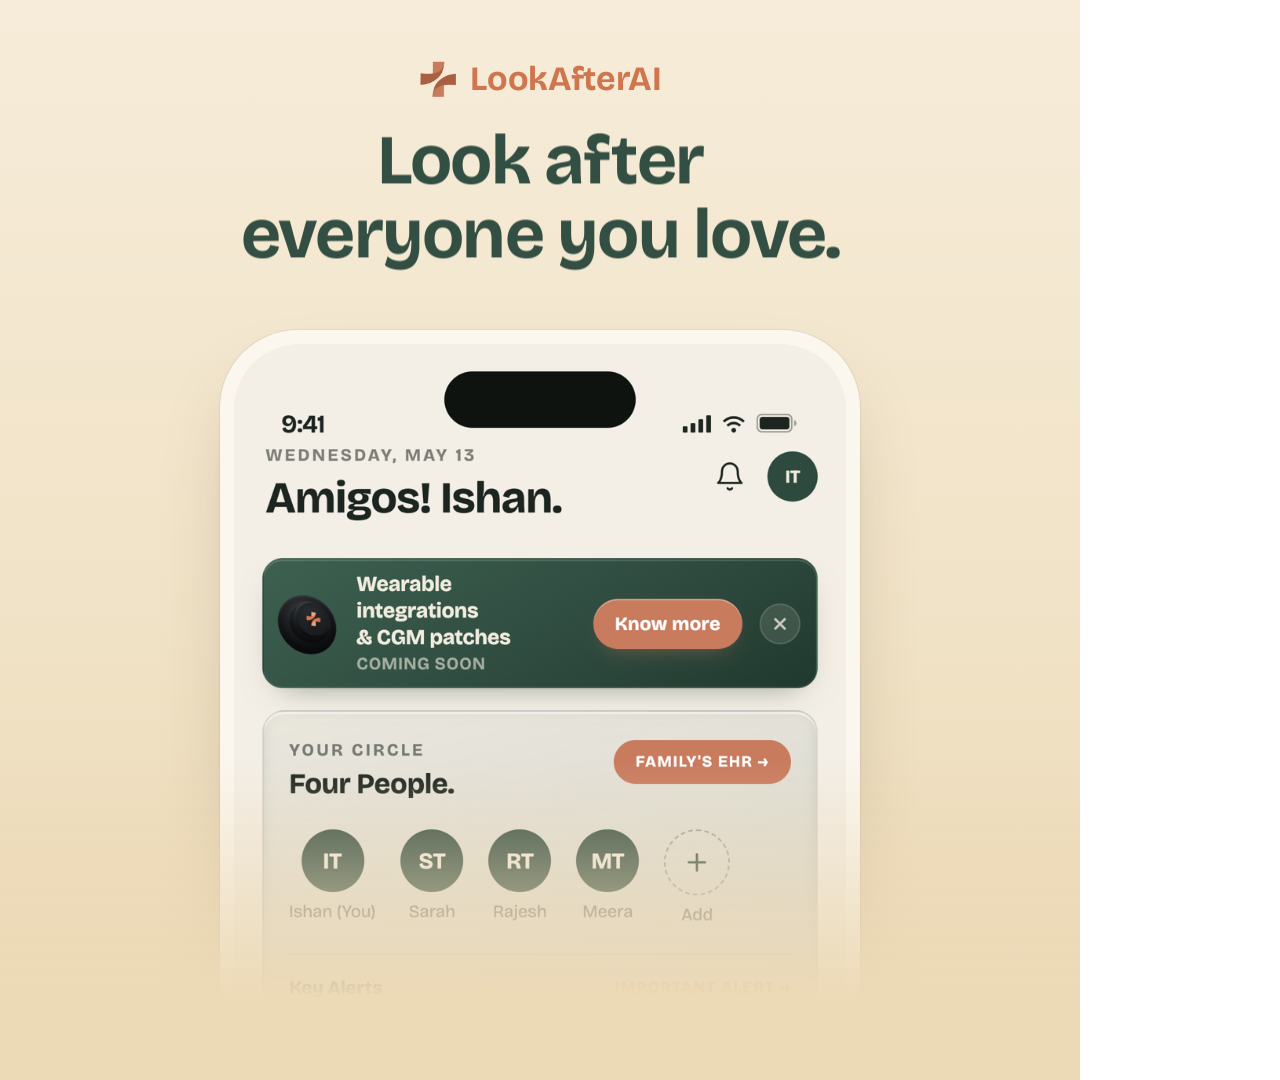
<file: motion/lookafter/lookafter-cover.html>
<!doctype html>
<!--
  LookAfter AI cover video for the Work card: 1080x1080, seamless 16 s loop.
  Styled like the App Store screenshots: big headline, large soft phone that
  bleeds off the bottom, and one magnified card popping out of the screen per step.
    1 Home: your circle + key alert        2 Ask Myra: question, answer, source
    3 Upload: report being analysed        4 Results: ApoB lifted from the analysis
  Deterministic: window.render(t). Render: FILM=lookafter-cover.html node render-film.js …
-->
<html>
<head>
<meta charset="utf-8">
<link href="https://fonts.googleapis.com/css2?family=Manrope:wght@400;500;600;700;800&display=swap" rel="stylesheet">
<style>
  @font-face { font-family: 'Bricolage Grotesque'; src: url('fonts/BricolageGrotesque-SemiBold.ttf'); font-weight: 600; }
  @font-face { font-family: 'Bricolage Grotesque'; src: url('fonts/BricolageGrotesque-Bold.ttf'); font-weight: 700; }
  html, body { margin: 0; width: 1080px; height: 1080px; overflow: hidden; }
  #stage { position: relative; width: 1080px; height: 1080px; overflow: hidden; font-family: Manrope, sans-serif;
           background: linear-gradient(180deg, #f6ecd9 0%, #f1e3c7 55%, #ecd9b6 100%); }
  .abs { position: absolute; will-change: transform, opacity; }

  #brand { left: 0; width: 1080px; top: 58px; display: flex; justify-content: center; align-items: center; gap: 12px;
           font: 700 34px 'Bricolage Grotesque'; color: #d0764f; letter-spacing: -.01em; }
  #brand img { width: 40px; height: 40px; }
  .head { left: 0; width: 1080px; top: 120px; text-align: center; font: 700 70px/1.06 'Bricolage Grotesque'; color: #2e4a3e; letter-spacing: -.025em; }

  /* Soft phone like the store shots: light bezel, no heavy black frame */
  #phone { left: 220px; top: 330px; width: 640px; height: 1000px; border-radius: 78px; background: #fbf7ef; padding: 14px; box-sizing: border-box;
           box-shadow: 0 0 0 1px rgba(46,74,62,.08), 0 40px 80px -30px rgba(80,60,30,.35); }
  #screen { position: relative; width: 612px; height: 972px; border-radius: 66px; overflow: hidden; background: #f4efe6; }
  .scr { position: absolute; left: 0; top: 0; width: 612px; height: auto; }
  #fade { left: 0; top: 760px; width: 1080px; height: 320px; background: linear-gradient(180deg, rgba(236,217,182,0) 0%, #ecd9b6 75%); }

  /* Pop-out cards */
  .pop { left: 150px; width: 780px; box-sizing: border-box; padding: 36px 40px; border-radius: 34px; color: #1c2520;
         background: rgba(252,250,246,.98); border: 1px solid rgba(255,255,255,.95);
         box-shadow: 0 2px 0 rgba(255,255,255,.8) inset, 0 50px 90px -30px rgba(60,45,20,.45), 0 18px 36px -18px rgba(60,45,20,.3); }
  .eyebrow { font: 600 20px Manrope; letter-spacing: .16em; text-transform: uppercase; color: #8a8478; }
  .h3 { font: 600 42px 'Bricolage Grotesque'; letter-spacing: -.02em; margin-top: 6px; }
  .btn { padding: 12px 22px; border-radius: 999px; background: #c8714f; color: #fff; font: 600 19px Manrope; letter-spacing: .04em; }
  .av { display: flex; flex-direction: column; align-items: center; gap: 10px; font: 500 21px Manrope; color: #8a8478; }
  .av b { width: 84px; height: 84px; border-radius: 50%; background: #2e4a3e; color: #f1ecdf; display: grid; place-items: center; font: 600 26px Manrope; }
  .row { display: flex; align-items: center; justify-content: space-between; }
  .chip { display: inline-flex; align-items: center; gap: 8px; padding: 9px 16px; border-radius: 999px; background: #f2ece2; font: 500 20px Manrope; color: #6b675e; }
  .q { margin-left: auto; width: fit-content; max-width: 540px; padding: 20px 26px; border-radius: 28px 28px 8px 28px; background: #f6e6da; color: #3a2a22; font: 500 30px/1.4 Manrope; }
  .a { margin-top: 20px; padding: 24px 28px; border-radius: 28px 28px 28px 8px; background: #ffffff; border: 1px solid #efe8dc; box-shadow: 0 10px 28px -18px rgba(60,45,20,.3); }
  .tick { display: flex; align-items: center; gap: 16px; font: 500 28px Manrope; color: #2a302c; margin-top: 20px; }
  .tick i { width: 36px; height: 36px; border-radius: 50%; display: grid; place-items: center; font-style: normal; font-size: 19px; color: #fff; background: #4caf7f; flex: none; }
  .bar { position: relative; height: 16px; border-radius: 8px; background: linear-gradient(90deg, #4caf7f, #d6b04a 60%, #d9654f); }
  .knob { position: absolute; top: -9px; width: 34px; height: 34px; margin-left: -17px; border-radius: 50%; background: #fff; border: 5px solid #1c2520; box-sizing: border-box; }
</style>
</head>
<body>
<div id="stage">
  <div id="brand" class="abs"><img src="img/logo.png">LookAfterAI</div>
  <div class="abs head" data-k="0">Look after<br>everyone you love.</div>
  <div class="abs head" data-k="1">Ask anything.<br>Get a real answer.</div>
  <div class="abs head" data-k="2">Upload a report.<br>Understand it instantly.</div>
  <div class="abs head" data-k="3">Your body’s numbers,<br>finally explained.</div>

  <div id="phone" class="abs"><div id="screen">
    <img class="scr" data-k="0" src="img/dashboard.png">
    <img class="scr" data-k="1" src="img/ai.png">
    <img class="scr" data-k="2" src="img/fileReport.png">
    <img class="scr" data-k="3" src="img/analysis.png">
  </div></div>
  <div id="fade" class="abs"></div>

  <!-- 1: your circle -->
  <div class="abs pop" data-k="0" style="top:560px">
    <div class="row"><div><div class="eyebrow">Your circle</div><div class="h3">Four people.</div></div><div class="btn">FAMILY’S EHR →</div></div>
    <div class="row" style="margin-top:26px;padding:0 10px">
      <div class="av"><b>IT</b>You</div><div class="av"><b>ST</b>Sarah</div><div class="av"><b>RT</b>Rajesh</div><div class="av"><b>MT</b>Meera</div>
      <div class="av"><b style="background:transparent;border:3px dashed #c9bfae;color:#8a8478;font-size:40px">+</b>Add</div>
    </div>
    <div class="row" style="margin-top:28px;padding-top:22px;border-top:2px solid #e6dccb">
      <div style="font:500 25px Manrope;color:#2a302c;display:flex;align-items:center;gap:14px"><span style="width:16px;height:16px;border-radius:50%;background:#d9534f;display:inline-block"></span>Dad missed Lisinopril (2 days)</div>
      <div style="font:500 21px Manrope;color:#8a8478">Today, 11:20</div>
    </div>
  </div>

  <!-- 2: Ask Myra -->
  <div class="abs pop" data-k="1" style="top:540px">
    <div class="q" id="q">Did Mom take her medication today?</div>
    <div class="a" id="ans">
      <div style="display:flex;align-items:center;gap:10px;font:600 20px Manrope;color:#c8714f"><img src="img/sphere-terracotta.png" style="width:30px;height:30px">Myra</div>
      <div style="font:500 30px/1.45 Manrope;color:#1c2520;margin-top:10px">Yes. Mom logged her 8am Lisinopril at 8:05.</div>
      <div class="chip" style="margin-top:16px"><svg width="18" height="18" viewBox="0 0 24 24" fill="none" stroke="currentColor" stroke-width="2" stroke-linecap="round" stroke-linejoin="round"><path d="M14 2H6a2 2 0 0 0-2 2v16a2 2 0 0 0 2 2h12a2 2 0 0 0 2-2V8z"/><polyline points="14 2 14 8 20 8"/></svg>Mom’s medication log</div>
    </div>
  </div>

  <!-- 3: analysing -->
  <div class="abs pop" data-k="2" style="top:560px">
    <div class="row"><div><div class="eyebrow">Blood panel · May 2026</div><div class="h3">Analysing your health</div></div>
      <div style="width:76px;height:76px;border-radius:50%;border:7px solid #ece2d1;border-top-color:#c8714f;box-sizing:border-box" id="spin"></div></div>
    <div class="tick" data-i="0"><i>✓</i>Read 34 markers</div>
    <div class="tick" data-i="1"><i>✓</i>Compared to optimal ranges</div>
    <div class="tick" data-i="2"><i>✓</i>Wrote your plain-language summary</div>
  </div>

  <!-- 4: ApoB -->
  <div class="abs pop" data-k="3" style="top:560px">
    <div class="row"><div class="h3" style="margin:0">ApoB</div><div class="chip" style="background:#f6dcd5;color:#c0503a">Needs action</div></div>
    <div style="font:600 74px 'Bricolage Grotesque';margin-top:4px">104 <span style="font:500 26px Manrope;color:#8a8478">mg/dL · optimal &lt; 90</span></div>
    <div class="bar" style="margin:22px 0 30px"><div class="knob" id="knob" style="left:84%"></div></div>
    <div style="display:flex;gap:16px;align-items:flex-start">
      <img src="img/sphere-terracotta.png" style="width:40px;height:40px;margin-top:2px">
      <div style="font:500 27px/1.45 Manrope;color:#2a302c">Trending up, with LDL above optimal. Worth a conversation with your clinician.</div>
    </div>
  </div>
</div>

<script>
const $$ = (s) => [...document.querySelectorAll(s)];
const clamp = (v, a = 0, b = 1) => Math.max(a, Math.min(b, v));
const io = (x) => x < .5 ? 4 * x * x * x : 1 - Math.pow(-2 * x + 2, 3) / 2;
const out = (x) => 1 - Math.pow(1 - x, 3);
const back = (x) => { const c = 1.3; return 1 + (c + 1) * Math.pow(x - 1, 3) + c * Math.pow(x - 1, 2); };
const p = (t, a, b, e = io) => e(clamp((t - a) / (b - a)));
const lerp = (a, b, k) => a + (b - a) * k;
const set = (el, o, tf = '') => { el.style.opacity = o; el.style.transform = tf; };

const STEP = 4, N = 4, X = .55;   // seconds per step, steps, crossfade length
// local time of step k, wrapped so the loop is seamless (step 0 also plays after step 3)
const local = (t, k) => { let u = (t - k * STEP) % (STEP * N); if (u < 0) u += STEP * N; return u > STEP * N - X ? u - STEP * N : u; };
// visibility: fades in over [-X,0], out over [STEP-X, STEP]
const vis = (u) => p(u, -X, 0) * (1 - p(u, STEP - X, STEP));

window.render = (t) => {
  for (let k = 0; k < N; k++) {
    const u = local(t, k), v = vis(u);
    // headline: the old one leaves before the new one arrives, so they never overlap
    const hv = p(u, -.26, .06) * (1 - p(u, STEP - .58, STEP - .3));
    $$(`.head[data-k="${k}"]`).forEach((el) => set(el, hv, `translateY(${(1 - p(u, -.26, .3, out)) * 22 - p(u, STEP - .58, STEP - .3) * 12}px)`));
    // screen: gentle drift upward while shown
    $$(`.scr[data-k="${k}"]`).forEach((el) => set(el, v, `translateY(${lerp(10, -30, clamp(u / STEP))}px)`));
    // pop-out card: lifts out of the screen after the screen settles, settles back before the next step
    const pin = p(u, .35, .95, back), pout = p(u, STEP - .75, STEP - .3);
    $$(`.pop[data-k="${k}"]`).forEach((el) => set(el, clamp(p(u, .35, .6) - pout),
      `translateY(${(1 - pin) * 40 + pout * 20}px) scale(${lerp(.86, 1, pin) - pout * .04})`));
    if (k === 1) {                         // question first, then the answer
      set(document.getElementById('q'), p(u, .6, .9), `translateY(${(1 - p(u, .6, 1, out)) * 16}px)`);
      const a = p(u, 1.5, 2.0, back);
      set(document.getElementById('ans'), p(u, 1.5, 1.7), `scale(${lerp(.9, 1, a)})`);
      document.getElementById('ans').style.transformOrigin = 'left top';
    }
    if (k === 2) {                         // ticks land one by one, spinner turns
      $$('.tick').forEach((el) => { const i = +el.dataset.i; const a = p(u, 1.0 + i * .55, 1.35 + i * .55, back);
        set(el, p(u, 1.0 + i * .55, 1.2 + i * .55), `translateX(${(1 - a) * -20}px)`); });
      document.getElementById('spin').style.transform = `rotate(${u * 300}deg)`;
    }
    if (k === 3) document.getElementById('knob').style.left = lerp(30, 84, p(u, .8, 1.9, out)) + '%';
  }
};

window.ready = Promise.all([document.fonts.ready, ...[...document.images].map((im) => im.decode().catch(() => {}))])
  .then(() => { window.render(0); return true; });
window.DURATION = STEP * N;
window.SIZE = [1080, 1080];
</script>
</body>
</html>
</file>
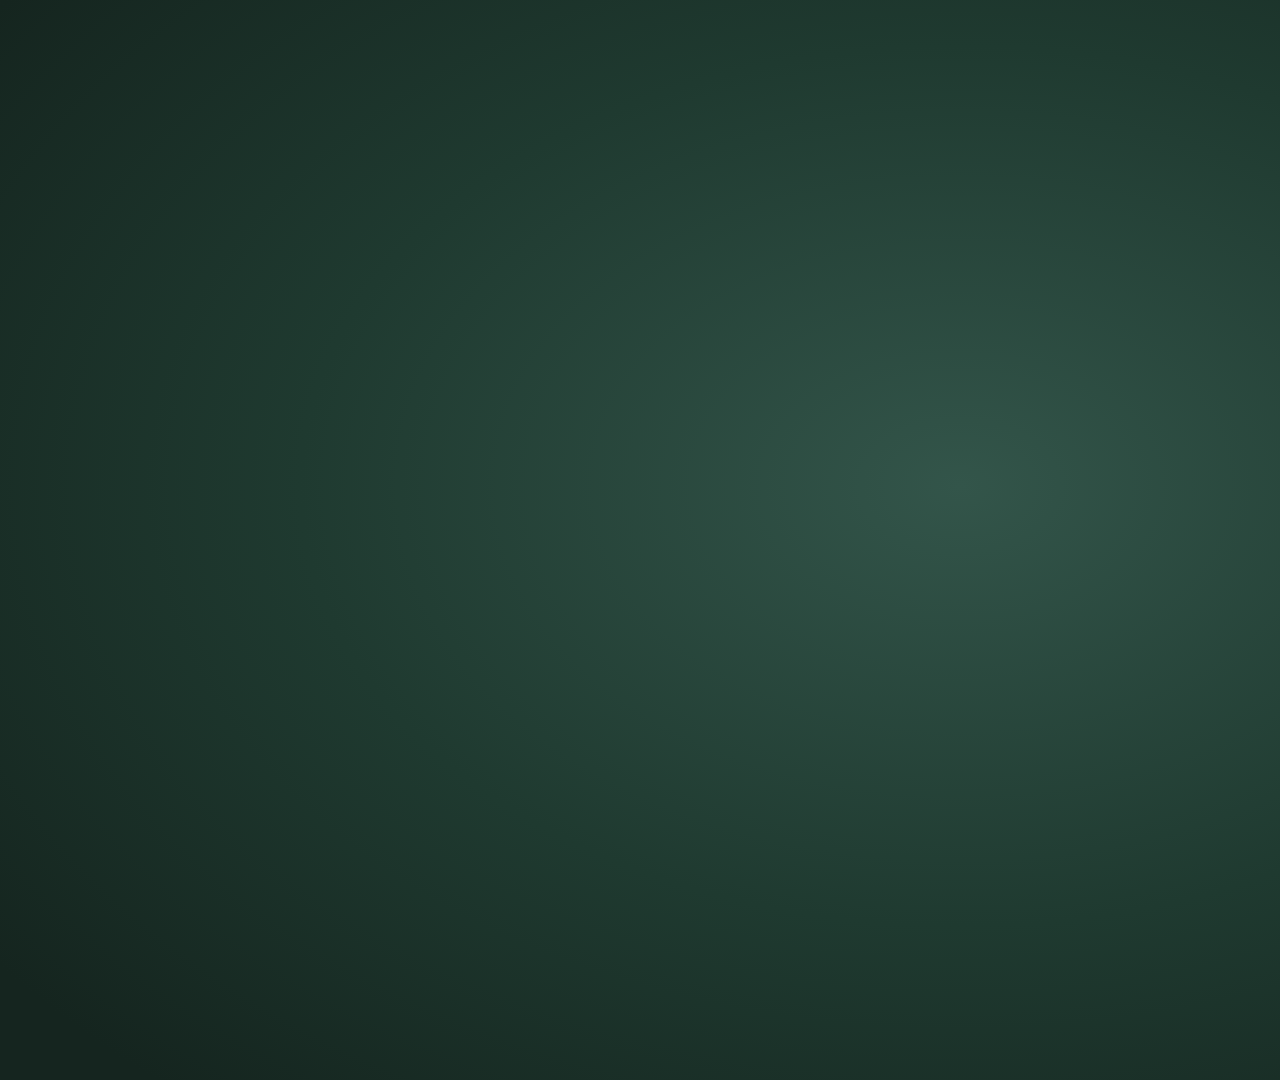
<file: motion/lookafter/lookafter-film.html>
<!doctype html>
<!--
  LookAfter AI product film, 1920x1080, ~26.5 s.
  Deterministic: window.render(t) draws the frame at time t (seconds).
  Render: node ../zoth/cap.js-style capture (see render-film.js), then ffmpeg.
  Key content stays inside the central 1080 px so the same file crops to a square card.
-->
<html>
<head>
<meta charset="utf-8">
<link href="https://fonts.googleapis.com/css2?family=Manrope:wght@400;500;600;700&display=swap" rel="stylesheet">
<style>
  @font-face { font-family: 'Bricolage Grotesque'; src: url('fonts/BricolageGrotesque-SemiBold.ttf'); font-weight: 600; }
  @font-face { font-family: 'Bricolage Grotesque'; src: url('fonts/BricolageGrotesque-Bold.ttf'); font-weight: 700; }
  :root { --green: #2e4a3e; --deep: #1c2b25; --cream: #f3ead9; --ink: #1c2520; --terra: #c8714f; --peach: #e8a882; }
  html, body { margin: 0; width: 1920px; height: 1080px; overflow: hidden; background: var(--deep); }
  #stage { position: relative; width: 1920px; height: 1080px; overflow: hidden; font-family: Manrope, sans-serif; }
  .abs { position: absolute; will-change: transform, opacity; }
  .bg { inset: 0; }
  #bgDark { background: radial-gradient(1200px 800px at 50% 45%, #33554a 0%, #1f3a30 55%, #15251f 100%); }
  #bgCream { background: radial-gradient(1100px 760px at 50% 40%, #fbf5ea 0%, #f3ead9 60%, #ead9bf 100%); }
  #dots { inset: 0; background-image: radial-gradient(circle, rgba(28,37,32,.10) 1.2px, transparent 1.2px); background-size: 22px 22px; }

  .head { left: 0; width: 1920px; text-align: center; font-family: 'Bricolage Grotesque', sans-serif; font-weight: 700; letter-spacing: -0.02em; }
  .eyebrow { left: 0; width: 1920px; text-align: center; font: 700 22px Manrope; letter-spacing: .22em; text-transform: uppercase; color: var(--terra); }

  .chip { display: flex; align-items: center; gap: 14px; padding: 16px 26px 16px 18px; border-radius: 999px;
          background: rgba(255,255,255,.08); border: 1px solid rgba(255,255,255,.16); color: #e9efe9; font: 600 26px Manrope; white-space: nowrap;
          box-shadow: 0 10px 30px -12px rgba(0,0,0,.5); }
  .chip i { font-style: normal; width: 44px; height: 44px; border-radius: 50%; display: grid; place-items: center; background: rgba(255,255,255,.1); font-size: 24px; }

  .phone { width: 390px; height: 844px; border-radius: 58px; padding: 12px; background: #141b18;
           box-shadow: 0 0 0 2px #2b3530, 0 50px 90px -30px rgba(28,37,32,.55), 0 20px 40px -20px rgba(28,37,32,.4); }
  .screen { position: relative; width: 100%; height: 100%; border-radius: 47px; overflow: hidden; background: #f4efe6; }
  .screen img { position: absolute; inset: 0; width: 100%; height: 100%; object-fit: cover; object-position: top; }

  .pill { display: flex; align-items: center; gap: 12px; padding: 14px 22px; border-radius: 999px; background: #fffaf1;
          color: var(--ink); font: 600 24px Manrope; white-space: nowrap; box-shadow: 0 1px 0 rgba(255,255,255,.8) inset, 0 18px 40px -16px rgba(28,37,32,.35); }
  .pill b { width: 40px; height: 40px; border-radius: 50%; display: grid; place-items: center; color: #fff; font: 700 17px Manrope; }
  .card { border-radius: 26px; background: #fffaf1; color: var(--ink); box-shadow: 0 24px 60px -22px rgba(28,37,32,.4); }
  .doc { width: 230px; height: 300px; border-radius: 18px; background: #fff; padding: 26px 24px; box-sizing: border-box; box-shadow: 0 30px 60px -20px rgba(28,37,32,.45); }
  .doc .l { height: 10px; border-radius: 5px; background: #e6dfd2; margin-top: 14px; }
  .store { display: flex; align-items: center; gap: 14px; padding: 16px 30px 16px 24px; border-radius: 18px; background: #f1ecdf; color: var(--deep); }
</style>
</head>
<body>
<div id="stage">
  <div id="bgDark" class="abs bg"></div>
  <div id="bgCream" class="abs bg"><div id="dots" class="abs"></div></div>

  <!-- S1: the problem -->
  <div id="s1eyebrow" class="abs eyebrow" style="top:250px;color:var(--peach)">Family health today</div>
  <div id="s1h1" class="abs head" style="top:305px;font-size:74px;color:#f1ecdf">Eight apps. Three doctors.</div>
  <div id="s1h2" class="abs head" style="top:395px;font-size:74px;color:var(--peach)">One exhausted parent.</div>
  <div id="chips"></div>

  <!-- S2: the orb + logo -->
  <img id="orb" class="abs" src="img/sphere-terracotta.png" style="left:810px;top:290px;width:300px;height:300px">
  <div id="brand" class="abs" style="left:0;width:1920px;top:640px;display:flex;justify-content:center;align-items:center;gap:22px">
    <img src="img/logo.png" style="width:78px;height:78px">
    <span style="font:700 78px 'Bricolage Grotesque';color:#f1ecdf;letter-spacing:-.02em">LookAfter<span style="color:var(--peach)">AI</span></span>
  </div>
  <div id="tag" class="abs head" style="top:760px;font-size:40px;font-weight:600;color:#cfdad3;letter-spacing:0">Look after everyone you love.</div>

  <!-- S3–S6: captions on cream -->
  <div id="capEye" class="abs eyebrow" style="top:58px"></div>
  <div id="capHead" class="abs head" style="top:96px;font-size:58px;color:var(--ink)"></div>

  <!-- phones -->
  <div id="phoneL" class="abs phone" style="left:520px;top:200px"><div class="screen"><img src="img/biomarkers.png"></div></div>
  <div id="phoneR" class="abs phone" style="left:1010px;top:200px"><div class="screen"><img src="img/apob.png"></div></div>
  <div id="phone" class="abs phone" style="left:765px;top:190px">
    <div class="screen" id="screens">
      <img data-s="dashboard" src="img/dashboard.png">
      <img data-s="ai" src="img/ai.png">
      <img data-s="analyzing" src="img/analyzing.png">
      <img data-s="analysis" src="img/analysis.png">
      <img data-s="familySharing" src="img/familySharing.png">
    </div>
  </div>

  <!-- S3: family pills -->
  <div id="pMom" class="abs pill" style="left:470px;top:330px"><b style="background:#2e4a3e">M</b>Mom</div>
  <div id="pDad" class="abs pill" style="left:1240px;top:300px"><b style="background:#a95f42">D</b>Dad</div>
  <div id="pGran" class="abs pill" style="left:440px;top:640px"><b style="background:#8c6a7e">G</b>Grandma</div>
  <div id="pYou" class="abs pill" style="left:1250px;top:610px"><b style="background:#c9a25f">I</b>You</div>
  <div id="alert" class="abs pill" style="left:1160px;top:820px;font-size:22px"><span style="width:12px;height:12px;border-radius:50%;background:#d9534f;display:inline-block"></span>Dad missed Lisinopril · 2 days</div>

  <!-- S4: Ask Myra -->
  <div id="ask" class="abs card" style="left:1185px;top:360px;width:330px;padding:22px 26px;border-bottom-right-radius:8px;background:#2e4a3e;color:#f1ecdf">
    <div style="font:600 15px Manrope;letter-spacing:.14em;text-transform:uppercase;opacity:.7;margin-bottom:8px">You asked</div>
    <div id="askText" style="font:600 27px/1.3 Manrope;min-height:70px"></div>
  </div>
  <div id="answer" class="abs card" style="left:405px;top:520px;width:340px;padding:24px 26px;border-bottom-left-radius:8px">
    <div style="display:flex;align-items:center;gap:10px;font:700 16px Manrope;letter-spacing:.12em;text-transform:uppercase;color:var(--terra)"><img src="img/sphere-terracotta.png" style="width:26px;height:26px">Myra</div>
    <div style="font:600 25px/1.35 Manrope;margin-top:10px">Yes. Mom logged her 8am Lisinopril.</div>
    <div style="display:inline-flex;gap:8px;align-items:center;margin-top:14px;padding:8px 14px;border-radius:999px;background:#efe6d6;font:600 17px Manrope;color:#5c5a52">Source · Mom’s medication log</div>
  </div>

  <!-- S5: the report -->
  <div id="doc" class="abs doc" style="left:1260px;top:330px">
    <div style="font:700 15px Manrope;color:#c8714f;letter-spacing:.1em">PDF</div>
    <div style="font:700 22px 'Bricolage Grotesque';color:#1c2520;margin-top:8px">Blood panel</div>
    <div style="font:500 16px Manrope;color:#8a8478">May 2026 · 34 markers</div>
    <div class="l" style="width:90%"></div><div class="l" style="width:70%"></div><div class="l" style="width:84%"></div><div class="l" style="width:60%"></div><div class="l" style="width:78%"></div>
  </div>

  <!-- S6: privacy badges -->
  <div id="b1" class="abs pill" style="left:400px;top:360px">🔒 Only summaries are shared</div>
  <div id="b2" class="abs pill" style="left:1190px;top:470px">✓ You decide who sees what</div>
  <div id="b3" class="abs pill" style="left:430px;top:640px">⏻ Stop sharing any time</div>

  <!-- S7: outro -->
  <div id="outro" class="abs" style="left:0;top:0;width:1920px;height:1080px;display:flex;flex-direction:column;align-items:center;justify-content:center;gap:26px">
    <img src="img/logo.png" style="width:120px;height:120px">
    <div style="font:700 104px 'Bricolage Grotesque';color:#f1ecdf;letter-spacing:-.02em;line-height:1">LookAfter<span style="color:var(--peach)">AI</span></div>
    <div style="font:600 40px Manrope;color:#cfdad3">Look after everyone you love.</div>
    <div class="store" style="margin-top:26px">
      <svg width="34" height="34" viewBox="0 0 24 24" fill="currentColor"><path d="M16.37 12.6c-.02-2.2 1.8-3.26 1.88-3.31-1.02-1.5-2.62-1.7-3.19-1.72-1.36-.14-2.65.8-3.34.8-.69 0-1.75-.78-2.88-.76-1.48.02-2.85.86-3.61 2.19-1.54 2.67-.39 6.63 1.11 8.8.73 1.06 1.6 2.25 2.75 2.2 1.1-.04 1.52-.71 2.85-.71s1.71.71 2.88.69c1.19-.02 1.94-1.08 2.66-2.15.84-1.23 1.19-2.42 1.21-2.48-.03-.01-2.32-.89-2.34-3.55zM14.18 6.14c.61-.74 1.02-1.76.91-2.78-.88.04-1.94.59-2.57 1.32-.56.65-1.06 1.69-.93 2.69.98.08 1.98-.5 2.59-1.23z"/></svg>
      <div style="display:flex;flex-direction:column;line-height:1.1"><span style="font:500 17px Manrope">Download on the</span><span style="font:700 30px Manrope">App Store</span></div>
    </div>
  </div>
</div>

<script>
const $ = (id) => document.getElementById(id);
const clamp = (v, a = 0, b = 1) => Math.max(a, Math.min(b, v));
const io = (x) => x < .5 ? 4 * x * x * x : 1 - Math.pow(-2 * x + 2, 3) / 2;      // easeInOutCubic
const out = (x) => 1 - Math.pow(1 - x, 3);                                         // easeOutCubic
const back = (x) => { const c = 1.5; return 1 + (c + 1) * Math.pow(x - 1, 3) + c * Math.pow(x - 1, 2); };
const p = (t, a, b, ease = io) => ease(clamp((t - a) / (b - a)));
const lerp = (a, b, k) => a + (b - a) * k;
const set = (el, o, tf = '') => { el.style.opacity = o; el.style.transform = tf; };
// fade in over [a,a+d], fade out over [b,b+d]
const win = (t, a, b, d = .5) => p(t, a, a + d) * (1 - p(t, b, b + d));

// S1 chips: the scattered tools
const CHIPS = [
  ['🩸', 'Glucometer app', 470, 600], ['🧒', 'Kids’ health portal', 1180, 590], ['💊', 'Pharmacy reminder', 560, 760],
  ['💬', 'Sibling group chat', 1090, 770], ['📄', 'Lab report PDF', 820, 860], ['⌚', 'Sleep tracker', 1330, 690],
  ['📅', 'GP appointment', 400, 690], ['🔑', 'Portal passwords', 860, 650],
];
const chipEls = CHIPS.map(([ic, label, x, y]) => {
  const el = document.createElement('div'); el.className = 'abs chip';
  el.innerHTML = `<i>${ic}</i>${label}`; el.style.left = x + 'px'; el.style.top = y + 'px';
  $('chips').appendChild(el); return el;
});

const CAPS = [
  [7.6, 11.5, 'Home', 'One circle for the whole family'],
  [11.5, 15.6, 'Ask Myra', 'Ask about anyone who shares with you'],
  [15.6, 20.0, 'Lab reports', 'Upload a report. Understand it instantly.'],
  [20.0, 23.3, 'Privacy', 'Private by default. Shared by choice.'],
];
const screenEls = [...document.querySelectorAll('#screens img')];
const showScreen = (weights) => screenEls.forEach((im) => { im.style.opacity = weights[im.dataset.s] || 0; });
const QUESTION = 'Did Mom take her medication today?';

window.render = (t) => {
  // Backgrounds: dark → cream (6.9–7.6) → dark (23.0–23.8)
  const cream = p(t, 6.9, 7.6) * (1 - p(t, 23.0, 23.8));
  $('bgCream').style.opacity = cream;

  // S1: headline + drifting chips, then pulled into the orb
  const h = win(t, .2, 3.3, .7);
  set($('s1eyebrow'), h, `translateY(${(1 - p(t, .2, .9)) * 20}px)`);
  set($('s1h1'), win(t, .35, 3.3, .7), `translateY(${(1 - p(t, .35, 1.1)) * 30}px)`);
  set($('s1h2'), win(t, .6, 3.3, .7), `translateY(${(1 - p(t, .6, 1.3)) * 30}px)`);
  chipEls.forEach((el, i) => {
    const [, , x, y] = CHIPS[i];
    const appear = p(t, .9 + i * .14, 1.5 + i * .14, out);
    const pull = p(t, 3.3 + i * .04, 4.3 + i * .04);
    const fx = Math.sin(t * 1.3 + i * 1.7) * 10, fy = Math.cos(t * 1.1 + i * 2.3) * 8;
    const cx = 960 - (x + el.offsetWidth / 2), cy = 440 - (y + el.offsetHeight / 2);
    set(el, appear * (1 - p(t, 3.9 + i * .04, 4.4 + i * .04)),
      `translate(${fx + cx * pull}px, ${fy + cy * pull + (1 - appear) * 30}px) scale(${lerp(1, .2, pull)}) rotate(${(i % 2 ? 1 : -1) * 4 * (1 - appear)}deg)`);
  });

  // S2: orb grows, pulses, brand appears; everything lifts away
  const orbIn = p(t, 3.7, 4.7, back), orbOut = p(t, 6.5, 7.2);
  const pulse = 1 + Math.sin(t * 3) * .025 * orbIn;
  set($('orb'), orbIn * (1 - orbOut), `scale(${orbIn * pulse * lerp(1, 2.6, orbOut)})`);
  set($('brand'), win(t, 4.9, 6.5, .6), `translateY(${(1 - p(t, 4.9, 5.6)) * 24}px)`);
  set($('tag'), win(t, 5.3, 6.5, .6), `translateY(${(1 - p(t, 5.3, 6.0)) * 24}px)`);

  // Captions (cream scenes)
  let ce = '', ch = '', co = 0, cy = 0;
  for (const [a, b, e, hd] of CAPS) if (t >= a - .2 && t < b) {
    ce = e; ch = hd; co = p(t, a - .2, a + .4) * (1 - p(t, b - .5, b)); cy = (1 - p(t, a - .2, a + .5)) * 22;
  }
  if ($('capHead').textContent !== ch) { $('capHead').textContent = ch; $('capEye').textContent = ce; }
  set($('capEye'), co, `translateY(${cy}px)`); set($('capHead'), co, `translateY(${cy}px)`);

  // Main phone: rises at 7.4, stays through 23.2
  const rise = p(t, 7.3, 8.4, out), leave = p(t, 22.9, 23.6);
  const zoomAsk = p(t, 11.5, 12.2) * (1 - p(t, 15.4, 16.0));
  set($('phone'), rise * (1 - leave), `translateY(${(1 - rise) * 500 + leave * 60}px) scale(${lerp(.98, 1, rise) * (1 - zoomAsk * .02) * lerp(1, .94, leave)})`);
  showScreen({
    dashboard: 1 - p(t, 11.5, 12.0),
    ai: p(t, 11.5, 12.0) * (1 - p(t, 16.4, 16.8)),
    analyzing: p(t, 16.4, 16.8) * (1 - p(t, 17.8, 18.2)),
    analysis: p(t, 17.8, 18.2) * (1 - p(t, 20.0, 20.5)),
    familySharing: p(t, 20.0, 20.5),
  });

  // S3: family pills pop around the phone, then the alert
  [['pMom', 8.5], ['pDad', 8.7], ['pGran', 8.9], ['pYou', 9.1]].forEach(([id, a], i) => {
    const k = p(t, a, a + .5, back), o = p(t, a, a + .3) * (1 - p(t, 11.1, 11.5));
    set($(id), o, `scale(${k}) translateY(${Math.sin(t * 1.5 + i) * 6}px)`);
  });
  const al = p(t, 9.6, 10.2, out);
  set($('alert'), al * (1 - p(t, 11.1, 11.5)), `translateX(${(1 - al) * 60}px)`);

  // S4: typed question, then the answer with its source
  const typed = Math.round(QUESTION.length * clamp((t - 12.2) / 1.3));
  $('askText').textContent = QUESTION.slice(0, typed) + (t > 12.2 && t < 13.6 && Math.floor(t * 3) % 2 ? '|' : '');
  const ak = p(t, 11.9, 12.4, out);
  set($('ask'), ak * (1 - p(t, 15.1, 15.5)), `translateY(${(1 - ak) * 30}px)`);
  const an = p(t, 13.8, 14.4, back);
  set($('answer'), p(t, 13.8, 14.1) * (1 - p(t, 15.1, 15.5)), `scale(${an}) translateY(${(1 - an) * 20}px)`);

  // S5: the PDF flies into the phone, analysis, then the fan of phones
  const dIn = p(t, 15.7, 16.2, out), dFly = p(t, 16.2, 16.8);
  set($('doc'), dIn * (1 - p(t, 16.6, 16.85)),
    `translate(${lerp(0, -300, dFly)}px, ${lerp((1 - dIn) * 30, 220, dFly)}px) scale(${lerp(1, .3, dFly)}) rotate(${lerp(6, 0, dFly)}deg)`);
  const fan = p(t, 18.4, 19.2, out) * (1 - p(t, 19.7, 20.2));
  set($('phoneL'), fan, `translateX(${lerp(245, -40, fan)}px) translateY(${lerp(0, 40, fan)}px) rotate(${-7 * fan}deg) scale(.9)`);
  set($('phoneR'), fan, `translateX(${lerp(-245, 40, fan)}px) translateY(${lerp(0, 40, fan)}px) rotate(${7 * fan}deg) scale(.9)`);

  // S6: privacy badges
  [['b1', 20.7], ['b2', 21.0], ['b3', 21.3]].forEach(([id, a]) => {
    const k = p(t, a, a + .5, back);
    set($(id), p(t, a, a + .3) * (1 - p(t, 22.7, 23.1)), `scale(${k})`);
  });

  // S7: outro
  const o = p(t, 23.6, 24.4, out);
  set($('outro'), o, `translateY(${(1 - o) * 30}px)`);
};

window.ready = Promise.all([document.fonts.ready, ...[...document.images].map((im) => im.decode().catch(() => {}))])
  .then(() => { window.render(0); return true; });
window.DURATION = 26.5;
</script>
</body>
</html>
</file>
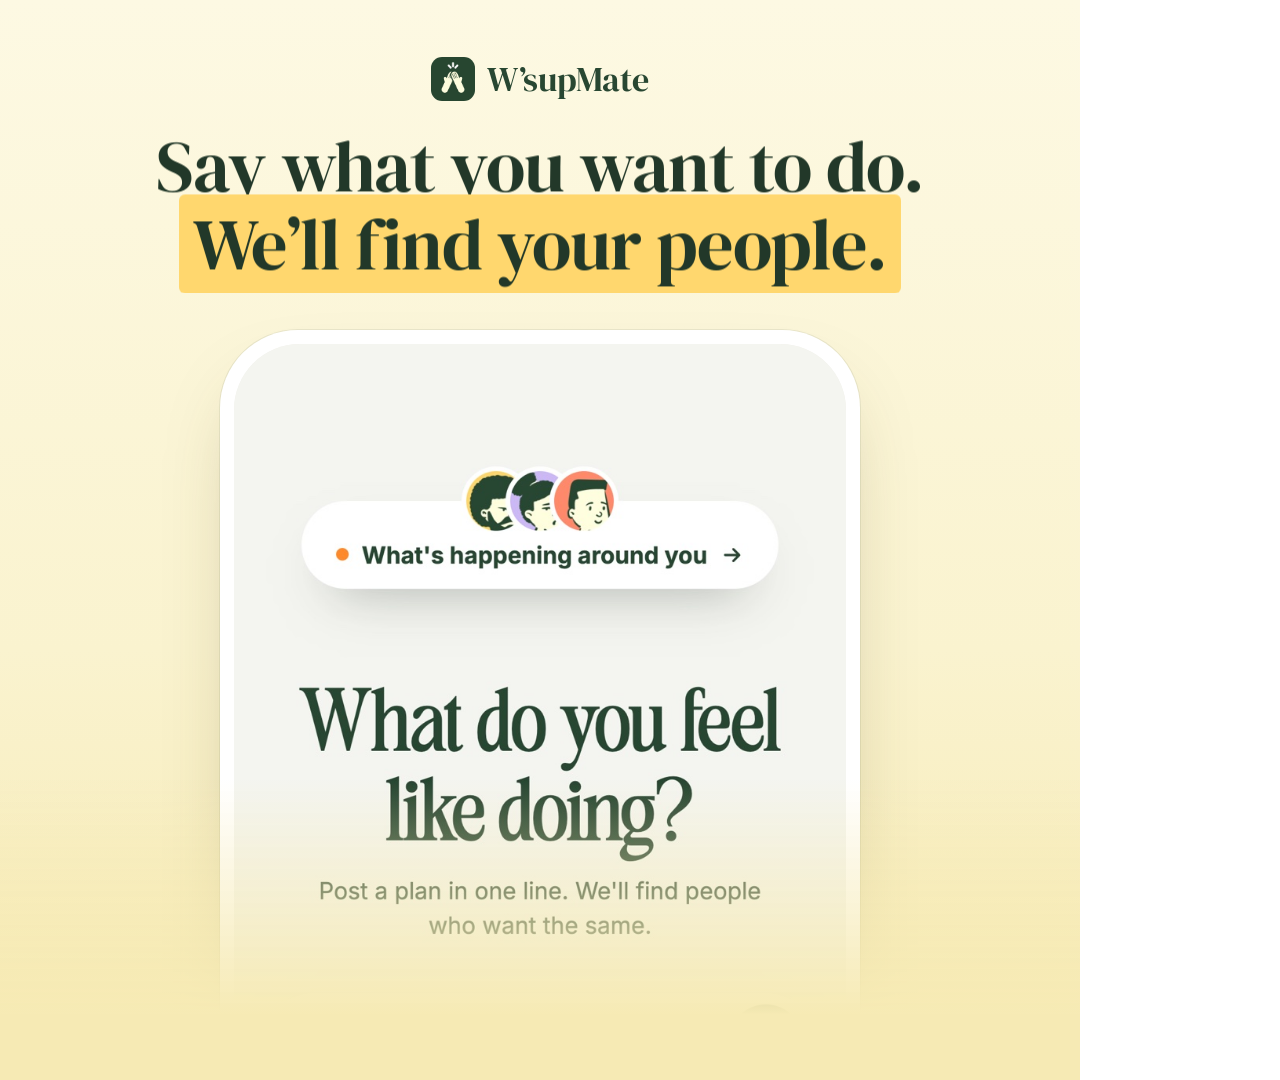
<file: motion/wsupmate/wsupmate-cover.html>
<!doctype html>
<!--
  W'supMate cover video for the Work card: 1080x1080, seamless 16 s loop.
  Same recipe as the LookAfter cover: big headline in the store-shot style, a soft phone
  with the real app screen bleeding off the bottom, and one magnified card popping out per step.
    1 Home: type what you feel like doing      2 Peek: someone wants the same thing → I'm in
    3 Plan: Maya proposes a time and place → Accept      4 It's a plan
  Deterministic: window.render(t). Render: node render-film.js <puppeteer-core> frames <dir> 30
-->
<html>
<head>
<meta charset="utf-8">
<link href="https://fonts.googleapis.com/css2?family=DM+Serif+Display&family=Inter:wght@400;500;600&display=swap" rel="stylesheet">
<style>
  html, body { margin: 0; width: 1080px; height: 1080px; overflow: hidden; }
  #stage { position: relative; width: 1080px; height: 1080px; overflow: hidden; font-family: Inter, sans-serif; color: #1c3324;
           background: linear-gradient(180deg, #fdf9e3 0%, #faf3cf 60%, #f6eab4 100%); }
  .abs { position: absolute; will-change: transform, opacity; }

  #brand { left: 0; width: 1080px; top: 56px; display: flex; justify-content: center; align-items: center; gap: 12px;
           font: 400 34px 'DM Serif Display'; color: #284732; }
  #brand img { width: 44px; height: 44px; border-radius: 11px; }
  .head { left: 0; width: 1080px; top: 124px; text-align: center; font: 400 72px/1.08 'DM Serif Display'; letter-spacing: -.015em; color: #1c3324; }
  .hl { background: #ffd66b; padding: 0 14px; border-radius: 6px; box-decoration-break: clone; -webkit-box-decoration-break: clone; }

  /* Soft phone like the store shots */
  #phone { left: 220px; top: 330px; width: 640px; height: 1000px; border-radius: 78px; background: #ffffff; padding: 14px; box-sizing: border-box;
           box-shadow: 0 0 0 1px rgba(28,51,36,.08), 0 40px 80px -30px rgba(80,70,20,.35); }
  #screen { position: relative; width: 612px; height: 972px; border-radius: 66px; overflow: hidden; background: #f3f2ec; }
  .scr { position: absolute; left: 0; top: 0; width: 612px; height: auto; }
  #fade { left: 0; top: 780px; width: 1080px; height: 300px; background: linear-gradient(180deg, rgba(246,234,180,0) 0%, #f6eab4 78%); }

  /* Pop-out cards */
  .pop { left: 150px; width: 780px; box-sizing: border-box; padding: 34px 40px; border-radius: 34px;
         background: rgba(255,255,252,.98); border: 1px solid #fff;
         box-shadow: 0 2px 0 rgba(255,255,255,.8) inset, 0 50px 90px -30px rgba(70,60,20,.42), 0 18px 36px -18px rgba(70,60,20,.28); }
  .serif { font-family: 'DM Serif Display'; font-weight: 400; letter-spacing: -.01em; }
  .row { display: flex; align-items: center; justify-content: space-between; }
  .chip { display: inline-flex; align-items: center; gap: 8px; padding: 10px 18px; border-radius: 999px; background: #f1f0e8; font: 500 21px Inter; color: #4d5a50; }
  .btn { flex: 1; height: 76px; border-radius: 999px; display: flex; align-items: center; justify-content: center; gap: 10px; font: 600 25px Inter; }
  .btn.ghost { background: #fff; border: 2px solid #e7e5da; color: #1c3324; }
  .btn.solid { background: #284732; color: #fff; }
  .av { border-radius: 50%; object-fit: cover; display: block; }

  /* step 1: the composer */
  .tag { font: 500 22px Inter; color: #1c3324; background: #fff; padding: 10px 18px 10px 14px; border-radius: 12px;
         box-shadow: 0 10px 24px -12px rgba(70,60,20,.35); display: flex; align-items: center; gap: 10px; white-space: nowrap; }
  .tag i { width: 9px; height: 9px; border-radius: 50%; background: #f07a3a; display: inline-block; }
  .input { display: flex; align-items: center; justify-content: space-between; height: 104px; padding: 0 16px 0 34px; border-radius: 999px; background: #fff;
           border: 2px solid #ece9dc; font: 400 32px Inter; color: #1c3324; }
  .send { width: 72px; height: 72px; border-radius: 50%; background: #284732; display: grid; place-items: center; }
  .caret { display: inline-block; width: 3px; height: 36px; background: #284732; margin-left: 3px; vertical-align: -6px; }
</style>
</head>
<body>
<div id="stage">
  <div id="brand" class="abs"><img src="img/icon.png">W’supMate</div>
  <div class="abs head" data-k="0">Say what you want to do.<br><span class="hl">We’ll find your people.</span></div>
  <div class="abs head" data-k="1">View people.<br><span class="hl">Then plan with them.</span></div>
  <div class="abs head" data-k="2"><span class="hl">Agree a time</span><br>and a place.</div>
  <div class="abs head" data-k="3">Then just <span class="hl">go.</span></div>

  <div id="phone" class="abs"><div id="screen">
    <img class="scr" data-k="0" src="../../img/wsupmate/screens/home.jpg">
    <img class="scr" data-k="1" src="../../img/wsupmate/screens/peek.jpg">
    <img class="scr" data-k="2" src="../../img/wsupmate/screens/plan.jpg">
    <img class="scr" data-k="3" src="../../img/wsupmate/screens/mate.jpg">
  </div></div>
  <div id="fade" class="abs"></div>

  <!-- 1: say it in one line -->
  <div class="abs" data-k="0" id="tags" style="left:0;top:0;width:1080px;height:1080px">
    <div class="abs tag" data-i="0" style="left:90px;top:560px"><i></i>padel, need a fourth</div>
    <div class="abs tag" data-i="1" style="left:730px;top:470px"><i></i>ramen this week?</div>
    <div class="abs tag" data-i="2" style="left:760px;top:600px"><i></i>jazz on thursday</div>
  </div>
  <div class="abs pop" data-k="0" style="top:720px;padding:30px 34px">
    <div style="font:500 21px Inter;color:#7b8479;margin:0 0 16px 8px">What do you feel like doing?</div>
    <div class="input"><span><span id="typed"></span><span class="caret" id="caret"></span></span>
      <div class="send" id="send"><svg width="30" height="30" viewBox="0 0 24 24" fill="none" stroke="#fff" stroke-width="2.4" stroke-linecap="round" stroke-linejoin="round"><line x1="12" y1="19" x2="12" y2="5"/><polyline points="5 12 12 5 19 12"/></svg></div>
    </div>
  </div>

  <!-- 2: peek -->
  <div class="abs pop" data-k="1" style="top:500px">
    <div class="row" style="justify-content:flex-start;gap:22px">
      <img class="av" src="img/maya.png" style="width:96px;height:96px">
      <div><div style="font:600 32px Inter;display:flex;align-items:center;gap:10px">Maya, 28
        <svg width="26" height="26" viewBox="0 0 24 24"><circle cx="12" cy="12" r="11" fill="#284732"/><polyline points="7 12.5 10.5 16 17 9" fill="none" stroke="#fff" stroke-width="2.4" stroke-linecap="round" stroke-linejoin="round"/></svg></div>
        <div style="font:400 22px Inter;color:#7b8479;margin-top:4px">wants the same thing as you</div></div>
    </div>
    <div class="serif" style="font-size:44px;line-height:1.15;margin:24px 0 18px">“Sunset run by the canal. Who wants to join?”</div>
    <div style="display:flex;gap:12px"><span class="chip">◷ tonight</span><span class="chip">⌖ 1.2 km · Angel</span></div>
    <div style="display:flex;gap:16px;margin-top:28px">
      <div class="btn ghost">✕&nbsp; Not for me</div>
      <div class="btn solid" id="imin">✦&nbsp; I’m in</div>
    </div>
  </div>

  <!-- 3: plan -->
  <div class="abs pop" data-k="2" style="top:540px;text-align:center">
    <div style="display:inline-flex;align-items:center;gap:8px;font:600 20px Inter;color:#c4632c;background:#fff1e4;padding:8px 16px;border-radius:999px"><span style="width:9px;height:9px;border-radius:50%;background:#f07a3a"></span>Just lit up</div>
    <div class="serif" style="font-size:56px;margin:14px 0 18px">Maya just proposed</div>
    <div style="display:flex;gap:12px;justify-content:center"><span class="chip">◷ Tonight, 7pm</span><span class="chip">⌖ Regent’s Canal, Angel</span></div>
    <div style="display:flex;gap:16px;margin-top:28px">
      <div class="btn ghost">Pass</div>
      <div class="btn solid" id="accept"><span id="acc-t">✓&nbsp; Accept</span></div>
    </div>
  </div>

  <!-- 4: it's a plan -->
  <div class="abs pop" data-k="3" style="top:540px;text-align:center">
    <div style="display:flex;justify-content:center">
      <img class="av" id="av1" src="img/you.png" style="width:128px;height:128px;border:6px solid #ffd66b;box-sizing:border-box">
      <img class="av" id="av2" src="img/maya.png" style="width:128px;height:128px;border:6px solid #c9b6f2;box-sizing:border-box;margin-left:-26px">
    </div>
    <div class="serif" style="font-size:76px;margin:14px 0 6px">It’s a plan</div>
    <div style="font:400 25px Inter;color:#5d675f">You and Maya both said yes · Tonight, 7pm</div>
    <div class="btn solid" style="margin-top:28px;flex:none">Open the chat</div>
  </div>
</div>

<script>
const $$ = (s) => [...document.querySelectorAll(s)];
const clamp = (v, a = 0, b = 1) => Math.max(a, Math.min(b, v));
const io = (x) => x < .5 ? 4 * x * x * x : 1 - Math.pow(-2 * x + 2, 3) / 2;
const out = (x) => 1 - Math.pow(1 - x, 3);
const back = (x) => { const c = 1.3; return 1 + (c + 1) * Math.pow(x - 1, 3) + c * Math.pow(x - 1, 2); };
const p = (t, a, b, e = io) => e(clamp((t - a) / (b - a)));
const lerp = (a, b, k) => a + (b - a) * k;
const set = (el, o, tf = '') => { el.style.opacity = o; el.style.transform = tf; };
const press = (u, a) => 1 - .06 * Math.sin(Math.PI * clamp((u - a) / .28));   // quick tap squish

const STEP = 4, N = 4, X = .55;
const local = (t, k) => { let u = (t - k * STEP) % (STEP * N); if (u < 0) u += STEP * N; return u > STEP * N - X ? u - STEP * N : u; };
const vis = (u) => p(u, -X, 0) * (1 - p(u, STEP - X, STEP));
const OFF = [-250, 0, 0, 0];   // per-step screen scroll, so the useful part sits above the card
const TEXT = 'sunset run by the canal?';

window.render = (t) => {
  for (let k = 0; k < N; k++) {
    const u = local(t, k), v = vis(u);
    const hv = p(u, -.26, .06) * (1 - p(u, STEP - .58, STEP - .3));
    $$(`.head[data-k="${k}"]`).forEach((el) => set(el, hv, `translateY(${(1 - p(u, -.26, .3, out)) * 22 - p(u, STEP - .58, STEP - .3) * 12}px)`));
    $$(`.scr[data-k="${k}"]`).forEach((el) => set(el, v, `translateY(${OFF[k] + lerp(10, -30, clamp(u / STEP))}px)`));
    const pin = p(u, .35, .95, back), pout = p(u, STEP - .75, STEP - .3);
    $$(`.pop[data-k="${k}"]`).forEach((el) => set(el, clamp(p(u, .35, .6) - pout),
      `translateY(${(1 - pin) * 40 + pout * 20}px) scale(${lerp(.86, 1, pin) - pout * .04})`));

    if (k === 0) {
      // other people's intents float up, then the user types theirs and sends it
      $$('.tag').forEach((el) => { const i = +el.dataset.i, a = .2 + i * .25;
        set(el, p(u, a, a + .3) * (1 - p(u, STEP - .7, STEP - .35)), `translateY(${(1 - p(u, a, a + .6, back)) * 30 + Math.sin((u + i) * 1.6) * 5}px)`); });
      const n = Math.round(TEXT.length * p(u, .9, 2.6, (x) => x));
      document.getElementById('typed').textContent = TEXT.slice(0, n);
      document.getElementById('caret').style.opacity = (n < TEXT.length || Math.floor(u * 2.4) % 2 === 0) ? 1 : 0;
      document.getElementById('send').style.transform = `scale(${press(u, 2.9) * (1 + .12 * p(u, 2.6, 2.85) * (1 - p(u, 2.85, 3.1)))})`;
    }
    if (k === 1) document.getElementById('imin').style.transform = `scale(${press(u, 2.5)})`;
    if (k === 2) {
      const acc = document.getElementById('accept'), a = p(u, 2.45, 2.7);
      acc.style.transform = `scale(${press(u, 2.3)})`;
      acc.style.background = a > .5 ? '#3f8a5a' : '#284732';
      document.getElementById('acc-t').textContent = a > .5 ? '✓  Accepted' : '✓  Accept';
    }
    if (k === 3) {
      // the two avatars slide together
      const m = p(u, .5, 1.3, back);
      document.getElementById('av1').style.transform = `translateX(${(1 - m) * -60}px)`;
      document.getElementById('av2').style.transform = `translateX(${(1 - m) * 60}px)`;
    }
  }
};

window.ready = Promise.all([document.fonts.ready, ...[...document.images].map((im) => im.decode().catch(() => {}))])
  .then(() => { window.render(0); return true; });
window.DURATION = STEP * N;
window.SIZE = [1080, 1080];
</script>
</body>
</html>
</file>
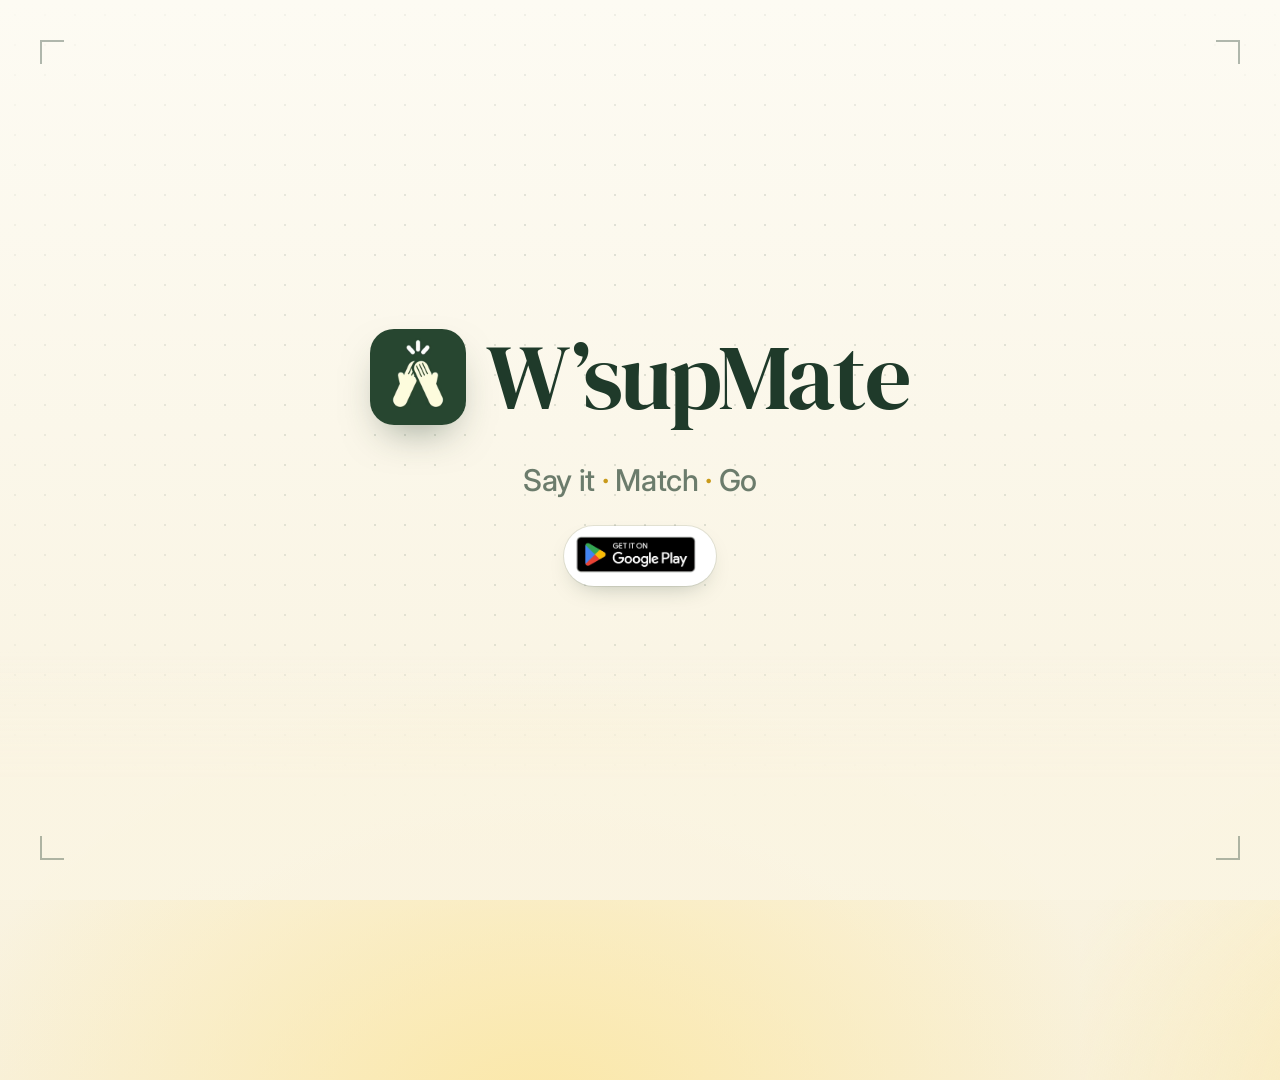
<file: motion/wsupmate/wsupmate-motion.html>
<!doctype html>
<!--
  W'supMate product motion for the Work card (img/work/wsupmate-flow.mp4): 1080x1080, 16 s seamless loop.
  Same recipe as the Zoth film: two phones with the real app screens, a camera that moves between them,
  a cursor that taps the UI, a tag (top left) and a caption (bottom) explaining each step.
    1 Home: type a plan in one line → send          2 Peek: someone wants the same thing → I'm in
    3 Plan: Maya proposed → Accept → It's a plan     4 Crowd map: partner café pin → 10% off together
  Deterministic: window.render(t). Render: FILM=wsupmate-motion.html node render-film.js <puppeteer-core> frames <dir> 30
  Edit captions in CAPS / TAGS, the camera in CAM, and the cursor in cursorAt().
-->
<html><head><meta charset="utf-8">
<link rel="stylesheet" href="https://fonts.googleapis.com/css2?family=DM+Serif+Display&family=Inter:wght@400;500;600;700&display=swap">
<style>
:root{--g:#1f3a2a;--g2:#2c5139;--y:#ffd66b;--cream:#fbf7ea}
*{box-sizing:border-box}
html,body{margin:0;width:1080px;height:1080px;overflow:hidden;font-family:Inter,sans-serif;color:var(--g);
  background:radial-gradient(80% 60% at 50% 105%,#fbe7a6 0%,rgba(251,231,166,0) 70%),linear-gradient(180deg,#fdfbf3,#f8f1dc)}
#bg{position:absolute;inset:0;background-image:radial-gradient(rgba(31,58,42,.13) 1.2px,transparent 1.3px);background-size:30px 30px;
  -webkit-mask:radial-gradient(75% 65% at 50% 45%,#000 30%,transparent)}
.br{position:absolute;width:24px;height:24px;border:0 solid rgba(31,58,42,.35);z-index:50}
.tl{left:40px;top:40px;border-left-width:2px;border-top-width:2px}.tr{right:40px;top:40px;border-right-width:2px;border-top-width:2px}
.bl{left:40px;bottom:40px;border-left-width:2px;border-bottom-width:2px}.brr{right:40px;bottom:40px;border-right-width:2px;border-bottom-width:2px}

/* intro / outro */
#intro{position:absolute;inset:0;display:flex;flex-direction:column;align-items:center;justify-content:center;gap:22px;z-index:20}
#intro .lg{display:flex;align-items:center;gap:20px;font:400 92px 'DM Serif Display';letter-spacing:-.02em}
#intro .lg img{width:96px;height:96px;border-radius:24px;box-shadow:0 18px 40px -16px rgba(31,58,42,.5)}
#intro p{margin:0;font:500 30px Inter;color:rgba(31,58,42,.65);letter-spacing:-.01em}
#intro p b{color:#c99a1a;font-weight:600}
#play{display:inline-flex;align-items:center;gap:12px;margin-top:6px;padding:10px 20px 10px 12px;border-radius:999px;background:#fff;
  box-shadow:0 0 0 1px rgba(31,58,42,.1),0 10px 24px -12px rgba(31,58,42,.35);font:600 20px Inter}
#play img{height:40px}

/* camera + stage */
#cam{position:absolute;left:0;top:0;width:1080px;height:1080px;z-index:10}
#stage{position:absolute;left:0;top:0;width:916px;height:872px;transform-origin:0 0}
.phone{position:absolute;top:0;width:418px;height:872px;border-radius:64px;padding:14px;background:#1d1f1e;
  box-shadow:inset 0 0 0 2px #46504a,inset 0 0 0 5px #0d0f0e,0 50px 90px -34px rgba(60,50,10,.55),0 18px 30px -18px rgba(31,58,42,.4)}
#pa{left:0}#pb{left:498px}
.screen{position:relative;width:390px;height:844px;border-radius:50px;overflow:hidden;background:#f3f1e8}
.island{position:absolute;left:50%;top:11px;width:118px;height:34px;translate:-50% 0;border-radius:20px;background:#000;z-index:30}
.scr{position:absolute;left:0;top:0;width:390px;height:844px;opacity:0}

/* typed input on Home (replaces the placeholder pill) */
.inp{position:absolute;left:20px;top:568px;width:350px;height:60px;border-radius:30px;background:#fff;z-index:5;
  box-shadow:0 6px 18px -8px rgba(0,0,0,.18);display:flex;align-items:center;padding:0 8px 0 22px;font:500 16px Inter;color:#26302a}
.inp span{flex:1;white-space:nowrap;overflow:hidden}
.inp span i{display:inline-block;width:2px;height:19px;background:var(--g);vertical-align:-3px;margin-left:1px}
.inp em{width:46px;height:46px;border-radius:50%;background:var(--g);display:grid;place-items:center;color:#fff;font:600 20px Inter;font-style:normal}
.posted{position:absolute;left:20px;right:20px;top:500px;z-index:6;padding:12px 16px;border-radius:16px;background:var(--g);color:#fff;
  font:500 14px Inter;display:flex;gap:10px;align-items:center;box-shadow:0 14px 30px -12px rgba(31,58,42,.6)}
.posted b{width:24px;height:24px;border-radius:50%;background:var(--y);color:var(--g);display:grid;place-items:center;font:700 13px Inter}

/* partner café sheet on the Crowd map */
.cafe{position:absolute;left:12px;right:12px;bottom:106px;z-index:6;padding:18px;border-radius:26px;background:#fff;
  box-shadow:0 -4px 30px -6px rgba(31,58,42,.25)}
.cafe .h{display:flex;gap:12px;align-items:center}
.cafe .h i{width:46px;height:46px;border-radius:14px;background:#fff3cf;display:grid;place-items:center;font-style:normal;font-size:24px}
.cafe .h b{display:block;font:400 24px 'DM Serif Display';letter-spacing:-.01em}
.cafe .h small{font:500 12px Inter;color:rgba(31,58,42,.55)}
.cafe .off{margin-top:14px;display:flex;align-items:center;gap:12px;padding:12px 14px;border-radius:16px;background:#fff8e0;border:1px dashed #e2b93b}
.cafe .off strong{font:700 30px Inter;letter-spacing:-.02em;color:var(--g)}
.cafe .off span{font:500 13px/1.35 Inter;color:#4a5a4f}
.cafe .go{margin-top:12px;height:48px;border-radius:999px;background:var(--g);color:#fff;display:flex;align-items:center;justify-content:center;font:600 15px Inter}

/* overlays in stage space */
.cursor{position:absolute;width:42px;height:42px;margin:-21px 0 0 -21px;border-radius:50%;z-index:40;border:3px solid #fff;background:rgba(31,58,42,.55);
  box-shadow:0 0 0 1.5px rgba(31,58,42,.5),0 8px 18px rgba(31,58,42,.35)}
.ripple{position:absolute;width:42px;height:42px;margin:-21px 0 0 -21px;border-radius:50%;border:3px solid #e2b93b;z-index:39;opacity:0}
.pill{position:absolute;z-index:41;white-space:nowrap;padding:9px 15px;border-radius:999px;background:var(--y);color:var(--g);font:700 15px Inter;
  box-shadow:0 10px 26px -8px rgba(160,120,10,.6)}

/* captions + tags (screen space) */
#cap{position:absolute;left:0;right:0;bottom:0;height:250px;z-index:30;background:linear-gradient(rgba(250,244,226,0),rgba(250,244,226,.94) 52%)}
#cap p{position:absolute;left:90px;right:90px;bottom:64px;margin:0;text-align:center;font:400 40px/1.15 'DM Serif Display';letter-spacing:-.01em;color:var(--g)}
#tag{position:absolute;left:72px;top:80px;z-index:30;display:flex;align-items:center;gap:10px;padding:12px 20px 12px 16px;border-radius:999px;
  background:rgba(255,255,255,.9);box-shadow:0 0 0 1px rgba(31,58,42,.12),0 12px 28px -14px rgba(31,58,42,.4);font:600 22px Inter;color:var(--g)}
#tag i{width:11px;height:11px;border-radius:50%;background:#e2a91b;box-shadow:0 0 0 4px rgba(226,169,27,.2)}
#marq{position:absolute;left:0;top:50%;translate:0 -50%;z-index:30;white-space:nowrap;font:400 92px 'DM Serif Display';letter-spacing:-.02em;color:var(--g)}
#marq b{color:#d6a520;font-weight:400}
</style></head>
<body>
<div id="bg"></div>
<i class="br tl"></i><i class="br tr"></i><i class="br bl"></i><i class="br brr"></i>

<div id="intro">
  <div class="lg"><img src="img/icon.png" alt="">W’supMate</div>
  <p>Say it <b>·</b> Match <b>·</b> Go</p>
  <div id="play"><img src="../../img/badges/google-play.webp" alt=""></div>
</div>

<div id="cam"><div id="stage">
  <div class="phone" id="pa"><div class="screen">
    <div class="island"></div>
    <img class="scr" id="a-home" src="../../img/wsupmate/screens/home.jpg" alt="">
    <img class="scr" id="a-map" src="../../img/wsupmate/screens/crowd-map.jpg" alt="">
    <div class="inp" id="inp"><span id="typed"></span><em>↑</em></div>
    <div class="posted" id="posted"><b>✓</b>Posted. Finding people who want the same.</div>
    <div class="cafe" id="cafe">
      <div class="h"><i>☕</i><div><b>Partner café</b><small>On the Crowd map, near you</small></div></div>
      <div class="off"><strong>10%</strong><span>off when you and your match<br>go together</span></div>
      <div class="go">Take the plan here</div>
    </div>
  </div></div>

  <div class="phone" id="pb"><div class="screen">
    <div class="island"></div>
    <img class="scr" id="b-peek" src="../../img/wsupmate/screens/peek.jpg" alt="">
    <img class="scr" id="b-plan" src="../../img/wsupmate/screens/plan.jpg" alt="">
    <img class="scr" id="b-done" src="../../img/wsupmate/screens/its-a-plan.jpg" alt="">
  </div></div>

  <div class="ripple" id="rip"></div>
  <div class="cursor" id="cur"></div>
  <div class="pill" id="pill">✦ You’re in</div>
</div></div>

<div id="tag"><i></i><span id="tagt"></span></div>
<div id="cap"><p id="capt"></p></div>
<div id="marq">Say it <b>·</b> Match <b>·</b> Go <b>—</b> plans, not profiles <b>·</b> Say it <b>·</b> Match <b>·</b> Go</div>

<script>
const $ = (id) => document.getElementById(id);
const clamp = (v, a = 0, b = 1) => Math.min(b, Math.max(a, v));
const seg = (t, a, b) => clamp((t - a) / (b - a));
const io = (k) => (k < .5 ? 4 * k * k * k : 1 - Math.pow(-2 * k + 2, 3) / 2);
const out = (k) => 1 - Math.pow(1 - k, 3);
const lerp = (a, b, k) => a + (b - a) * k;
window.DURATION = 16;

// screen point -> stage point (phone A screen starts at 14,14; phone B at 512,14)
const A = (x, y) => [14 + x, 14 + y], B = (x, y) => [512 + x, 14 + y];
const P = { start: [300, 900], input: A(150, 598), send: A(339, 598), imin: B(272, 716), accept: B(278, 397),
            pin: A(112, 272), go: A(195, 714) };

// camera keyframes: [time, cx, cy, scale]
const WIDE = [458, 436, .98], CA = [209, 500, 1.42], CB = [707, 470, 1.42];
const CAM = [[0, ...WIDE], [2.7, ...WIDE], [3.6, ...CA], [5.9, ...CA], [6.8, ...CB], [10.1, ...CB], [10.9, 209, 440, 1.42],
             [12.9, 209, 440, 1.42], [13.7, ...WIDE], [16, ...WIDE]];
function camAt(t) {
  for (let i = 0; i < CAM.length - 1; i++) {
    const [t0, ...a] = CAM[i], [t1, ...b] = CAM[i + 1];
    if (t <= t1) { const k = io(seg(t, t0, t1)); return a.map((v, j) => lerp(v, b[j], k)); }
  }
  return CAM[CAM.length - 1].slice(1);
}
function cursorAt(t) {
  const K = [[3.4, P.start], [4.0, P.input], [4.35, [P.input[0] + 40, P.input[1] + 75]], [5.45, [P.input[0] + 40, P.input[1] + 75]], [5.8, P.send], [6.2, P.send], [7.3, P.imin], [7.9, P.imin],
             [8.75, P.accept], [9.4, P.accept], [11.4, P.pin], [12.2, P.pin], [12.6, [P.pin[0] + 90, P.pin[1] + 140]]];
  if (t <= K[0][0]) return K[0][1];
  for (let i = 0; i < K.length - 1; i++) {
    const [t0, a] = K[i], [t1, b] = K[i + 1];
    if (t <= t1) { const k = io(seg(t, t0, t1)); return [lerp(a[0], b[0], k), lerp(a[1], b[1], k)]; }
  }
  return K[K.length - 1][1];
}
const TAPS = [4.05, 5.85, 7.4, 8.85, 11.5];
const CAPS = [
  [3.0, 5.9, 'Say what you feel like doing, in one line'],
  [6.3, 8.4, 'W’supMate finds people who want the same thing'],
  [8.6, 10.3, 'Agree a time and a place. Then just go.'],
  [10.8, 13.2, 'Partner cafés give matched people 10% off, so plans turn into visits'],
];
const TAGS = [[3.3, 5.8, 'No profiles, just a plan'], [6.6, 8.3, 'Matched by intent'], [8.7, 10.2, 'One tap to agree'], [11.0, 13.1, 'Café partnership']];
function textAt(list, t) {
  for (const [a, b, s] of list) if (t >= a - .35 && t <= b + .35) return [s, Math.min(seg(t, a - .35, a), 1 - seg(t, b, b + .35))];
  return ['', 0];
}
const TYPE = 'sunset run by the canal?';
const swap = (el, k, dir = 1) => { el.style.opacity = clamp(k * 1.4); el.style.transform = `translateX(${(1 - io(k)) * 60 * dir}px)`; };

function render(t) {
  // intro / outro logo (identical at 0 and 16 for a seamless loop)
  const li = t < 8 ? 1 - io(seg(t, 1.9, 2.6)) : io(seg(t, 15.0, 15.8));
  $('intro').style.opacity = li;
  $('intro').style.transform = `scale(${1 + (1 - li) * .05})`;

  const sIn = io(seg(t, 2.1, 2.9)), sOut = io(seg(t, 14.4, 15.1)), dimEnd = io(seg(t, 13.4, 14.0));
  $('cam').style.opacity = sIn * (1 - sOut) * (1 - dimEnd * .78);
  const [cx, cy, s0] = camAt(t), s = s0 * (.94 + .06 * sIn);
  $('stage').style.transform = `translate(${540 - cx * s}px, ${500 - cy * s}px) scale(${s})`;

  // phone A: home -> crowd map
  $('a-home').style.opacity = 1;
  swap($('a-map'), seg(t, 10.4, 10.95));
  const typed = Math.floor(TYPE.length * seg(t, 4.3, 5.4));
  const cleared = t >= 5.95;
  $('typed').innerHTML = (cleared ? '' : TYPE.slice(0, typed)) + (t > 4.1 && t < 5.95 && (Math.floor(t * 3) % 2 === 0 || typed < TYPE.length) ? '<i></i>' : '');
  if (t < 4.1) $('typed').innerHTML = '<span style="color:#9aa39d">padel after work, anyone?</span>';
  $('inp').style.opacity = 1 - seg(t, 10.4, 10.7);
  const sendDown = t >= 5.85 && t < 6.0;
  $('inp').querySelector('em').style.transform = `scale(${sendDown ? .86 : 1})`;
  const po = io(seg(t, 6.0, 6.35)) * (1 - io(seg(t, 9.8, 10.3)));
  $('posted').style.opacity = po; $('posted').style.transform = `translateY(${(1 - po) * 16}px)`;
  const cf = io(seg(t, 11.65, 12.1));
  $('cafe').style.transform = `translateY(${(1 - cf) * 420}px)`;

  // phone B: peek -> plan -> it's a plan
  $('b-peek').style.opacity = 1;
  swap($('b-plan'), seg(t, 7.75, 8.25));
  swap($('b-done'), seg(t, 9.15, 9.6));

  // cursor + taps
  const [x, y] = cursorAt(t);
  const cv = seg(t, 3.3, 3.6) * (1 - seg(t, 12.4, 12.7));
  const tapped = TAPS.find((a) => t >= a && t < a + .5);
  const press = TAPS.some((a) => t >= a && t < a + .14);
  Object.assign($('cur').style, { left: x + 'px', top: y + 'px', opacity: cv, transform: `scale(${press ? .78 : 1})` });
  if (tapped !== undefined) {
    const k = seg(t, tapped, tapped + .5);
    Object.assign($('rip').style, { left: x + 'px', top: y + 'px', opacity: (1 - k) * cv, transform: `scale(${1 + k * 1.7})` });
  } else $('rip').style.opacity = 0;

  // "You're in" pill pops off the button
  const pk = seg(t, 7.45, 8.2), pv = Math.sin(Math.PI * pk);
  const pel = $('pill');
  Object.assign(pel.style, { left: (P.imin[0] - pel.offsetWidth / 2) + 'px', top: (P.imin[1] - 40 - out(pk) * 70) + 'px', opacity: pv });

  // captions + tags
  const [c, ca] = textAt(CAPS, t); if (c) $('capt').textContent = c;
  $('capt').style.opacity = ca; $('capt').style.transform = `translateY(${(1 - ca) * 12}px)`;
  const [g, ga] = textAt(TAGS, t); if (g) $('tagt').textContent = g;
  $('tag').style.opacity = ga; $('tag').style.transform = `translateX(${(1 - ga) * -16}px)`;

  // closing marquee
  const mv = seg(t, 13.5, 13.9) * (1 - seg(t, 14.8, 15.2));
  $('marq').style.opacity = mv;
  $('marq').style.transform = `translateX(${lerp(1080, -1500, seg(t, 13.3, 15.3))}px)`;
}
window.render = render;
window.ready = Promise.all([document.fonts.ready, ...[...document.images].map((i) => i.decode().catch(() => {}))]).then(() => { render(0); return true; });
</script>
</body></html>
</file>
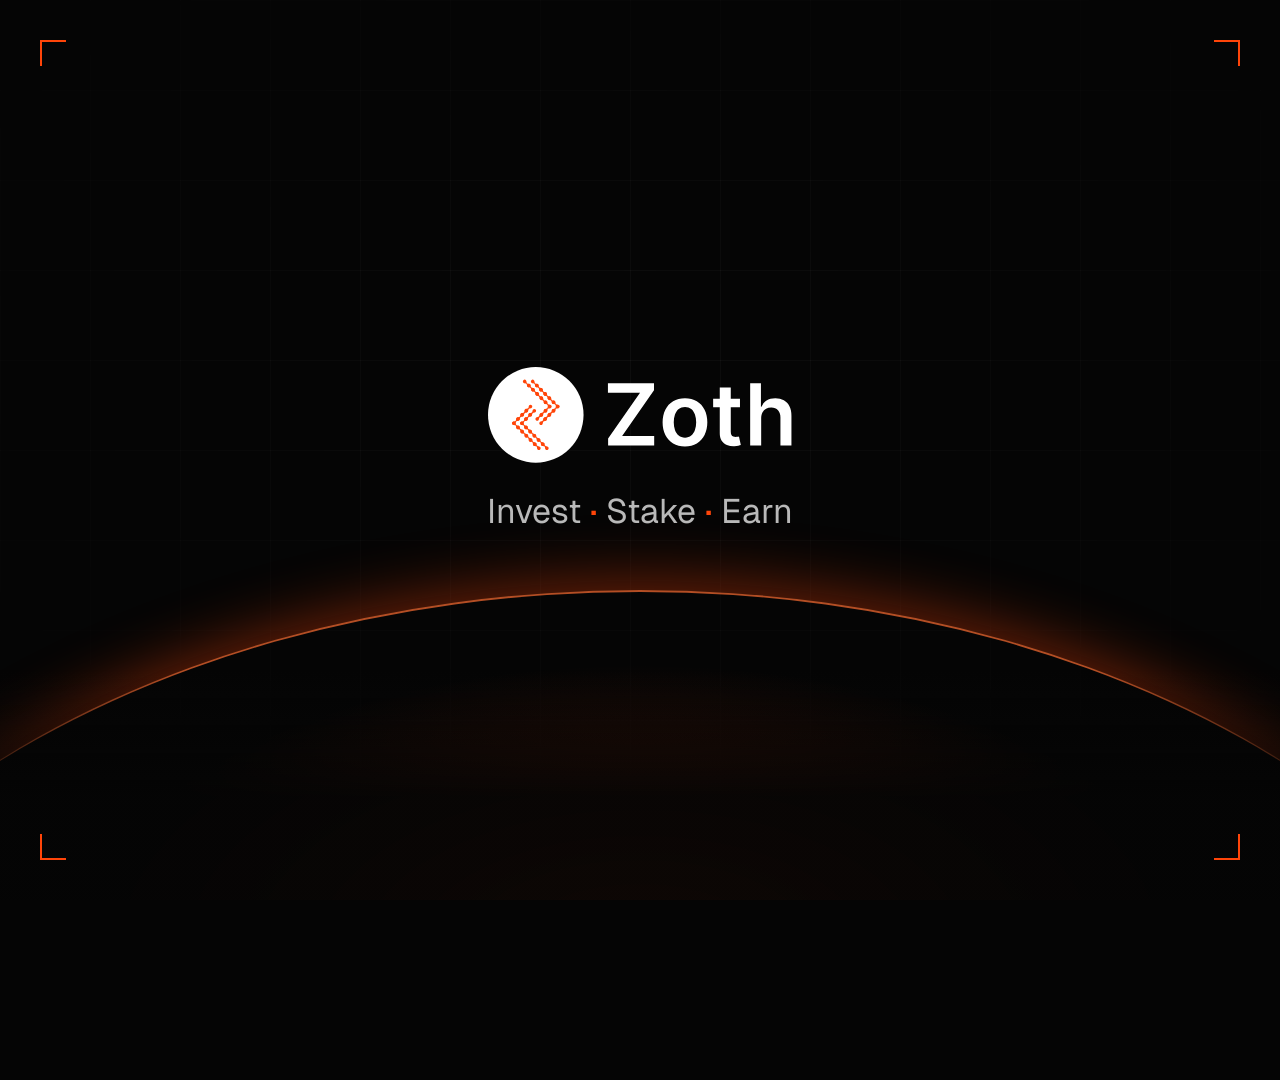
<file: motion/zoth/zoth-motion.html>
<!doctype html>
<html><head><meta charset="utf-8">
<link rel="stylesheet" href="https://fonts.googleapis.com/css2?family=Poppins:wght@400;500;600;700&family=Geist:wght@400;500;600&display=swap">
<style>
:root{--or:#ff4509;--mint:#a6f2e6;--card:#141414;--line:rgba(255,255,255,.08)}
*{box-sizing:border-box}
html,body{margin:0;width:1080px;height:1080px;overflow:hidden;background:#050505;font-family:Poppins,sans-serif;color:#fff}
#bg{position:absolute;inset:0;overflow:hidden}
.grid{position:absolute;inset:0;background-image:linear-gradient(rgba(255,255,255,.035) 1px,transparent 1px),linear-gradient(90deg,rgba(255,255,255,.035) 1px,transparent 1px);background-size:90px 90px;-webkit-mask:radial-gradient(70% 60% at 50% 40%,#000,transparent)}
.glow{position:absolute;left:50%;bottom:-430px;width:1500px;height:760px;translate:-50% 0;border-radius:50%;background:radial-gradient(closest-side,rgba(255,69,9,.5),rgba(255,69,9,.16) 45%,transparent 75%)}
.arc{position:absolute;left:50%;bottom:-990px;width:1900px;height:1300px;translate:-50% 0;border-radius:50%;border-top:2px solid rgba(255,110,50,.7);box-shadow:0 -10px 60px rgba(255,69,9,.4)}
.br{position:absolute;width:26px;height:26px;border:0 solid var(--or);z-index:50}
.tl{left:40px;top:40px;border-left-width:2px;border-top-width:2px}.tr{right:40px;top:40px;border-right-width:2px;border-top-width:2px}
.bl{left:40px;bottom:40px;border-left-width:2px;border-bottom-width:2px}.brr{right:40px;bottom:40px;border-right-width:2px;border-bottom-width:2px}

/* intro / outro */
#intro{position:absolute;inset:0;display:flex;flex-direction:column;align-items:center;justify-content:center;gap:26px;z-index:20}
#intro img{height:96px}
#intro p{margin:0;font:400 34px Geist,sans-serif;color:rgba(255,255,255,.72)}
#intro p b{color:var(--or);font-weight:500}

/* camera + stage */
#cam{position:absolute;left:0;top:0;width:1080px;height:1080px;z-index:10}
#stage{position:absolute;left:0;top:0;width:916px;height:872px;transform-origin:0 0}
.phone{position:absolute;top:0;width:418px;height:872px;border-radius:64px;padding:14px;background:#1b1b1d;
  box-shadow:inset 0 0 0 2px #3a3a3e,inset 0 0 0 5px #0c0c0d,0 40px 80px -30px rgba(0,0,0,.9),0 0 0 1px rgba(255,255,255,.05)}
#pa{left:0}#pb{left:498px}
.screen{position:relative;width:390px;height:844px;border-radius:50px;overflow:hidden;background:#0b0b0b}
.island{position:absolute;left:50%;top:11px;width:118px;height:34px;translate:-50% 0;border-radius:20px;background:#000;z-index:30}
.sb{display:flex;justify-content:space-between;align-items:center;padding:18px 30px 0 34px;font:600 15px Poppins;height:50px}
.sb i{display:inline-block;width:62px;height:12px;background:linear-gradient(90deg,#fff 0 30%,transparent 30% 38%,#fff 38% 62%,transparent 62% 70%,#fff 70%);border-radius:3px;opacity:.9}
.top{display:flex;justify-content:space-between;align-items:center;padding:18px 22px 0}
.top h1{margin:0;font:600 26px Poppins;letter-spacing:-.01em}
.ico{display:flex;gap:14px}.ico span{width:22px;height:22px;border-radius:50%;border:2px solid #fff;opacity:.9}
.welcome{padding:16px 22px 0}.welcome h2{margin:0;font:500 17px Poppins}.welcome p{margin:4px 0 0;font:400 12px Poppins;color:rgba(255,255,255,.45)}
.stats{display:grid;grid-template-columns:1fr 1fr;gap:12px;padding:16px 22px 0}
.stats small{display:block;font:400 11px Poppins;color:rgba(255,255,255,.6)}
.stats div div{display:flex;align-items:center;gap:8px;margin-top:6px;font:600 14px Poppins}
.chip{padding:3px 9px;border-radius:999px;font:600 11px Poppins;color:#0b0b0b}
.filters{display:flex;gap:8px;padding:18px 22px 0;white-space:nowrap}
.filters span{padding:7px 12px;border-radius:999px;border:1px solid rgba(255,255,255,.22);font:400 11px Poppins;color:rgba(255,255,255,.8)}
.avail{display:flex;justify-content:space-between;align-items:center;padding:20px 22px 0;font:500 15px Poppins}
.cards{display:flex;gap:12px;padding:14px 22px 0}
.fund{position:relative;width:200px;border-radius:6px;overflow:hidden;background:#2f8f3c;flex:none}
.fund .due{background:#41a84c;color:#d7ff7a;font:600 11px Poppins;text-align:center;padding:6px 0;letter-spacing:.02em}
.fund .b{padding:12px 12px 0}
.fund .nm{display:flex;align-items:center;gap:9px;font:600 15px/1.15 Poppins}
.fund .nm i{width:36px;height:36px;border-radius:50%;background:#fff url(logo-mark.svg) center/70% no-repeat;flex:none}
.fund .tk{display:flex;justify-content:space-between;margin-top:14px;font:500 12px Poppins}
.bar{height:8px;border-radius:4px;background:rgba(0,0,0,.35);margin-top:6px;overflow:hidden}.bar b{display:block;height:100%;background:#9cff57}
.fund .px{display:inline-block;margin-top:10px;padding:3px 8px;border-radius:4px;background:#1d5e27;font:600 12px Poppins}
.fund .apr{margin-top:6px;font:700 19px Poppins;color:#e8ffd0}
.fund .lm{margin-top:12px;background:#fff;color:#111;font:600 13px Poppins;padding:10px 12px;display:flex;justify-content:space-between}
.soon{width:200px;border-radius:6px;background:linear-gradient(#26333a,#1a2328);flex:none;display:flex;align-items:center;justify-content:center;font:500 12px Poppins;color:rgba(255,255,255,.7);filter:saturate(.7)}
.soon span{background:#1d4e66;padding:6px 10px;width:100%;text-align:center}
.live{display:flex;gap:10px;align-items:center;margin-top:8px;font:500 10px Poppins;color:#d7ffd0}
.live i{width:7px;height:7px;border-radius:50%;background:#9cff57;box-shadow:0 0 8px #9cff57}
.nav{position:absolute;left:0;right:0;bottom:0;height:84px;display:flex;justify-content:space-around;padding-top:14px;background:#0b0b0b;border-top:1px solid var(--line)}
.nav div{display:flex;flex-direction:column;align-items:center;gap:6px;font:400 10px Poppins;color:rgba(255,255,255,.5)}
.nav div svg{width:24px;height:24px;fill:none;stroke:currentColor;stroke-width:1.8;stroke-linecap:round;stroke-linejoin:round}
.nav .on{color:var(--mint)}

/* invest sheet */
.dim{position:absolute;inset:0;background:rgba(0,0,0,.6);z-index:15;opacity:0}
.sheet{position:absolute;left:0;right:0;bottom:0;height:560px;z-index:16;background:#151517;border-radius:28px 28px 0 0;padding:14px 22px 0;border-top:1px solid rgba(255,255,255,.1)}
.grab{width:44px;height:5px;border-radius:3px;background:rgba(255,255,255,.25);margin:0 auto 16px}
.sh-h{display:flex;align-items:center;gap:12px}.sh-h i{width:46px;height:46px;border-radius:50%;background:#fff url(logo-mark.svg) center/70% no-repeat}
.sh-h h3{margin:0;font:600 20px Poppins}.sh-h p{margin:2px 0 0;font:400 12px Poppins;color:rgba(255,255,255,.5)}
.kv{display:grid;grid-template-columns:repeat(3,1fr);gap:8px;margin-top:18px}
.kv div{padding:10px;border-radius:12px;background:#1e1e21;font:400 10px Poppins;color:rgba(255,255,255,.55)}
.kv b{display:block;margin-top:4px;font:600 15px Poppins;color:#fff}
.kv .g{color:#9cff57}
.what{display:inline-flex;align-items:center;gap:6px;margin-top:12px;font:500 12px Poppins;color:var(--mint)}
.what i{width:16px;height:16px;border-radius:50%;border:1.5px solid currentColor;font:600 10px/13px Poppins;text-align:center;font-style:normal}
.tip{margin-top:8px;padding:0 14px;border-radius:12px;background:rgba(166,242,230,.1);border:1px solid rgba(166,242,230,.25);font:400 12px/1.5 Poppins;color:rgba(255,255,255,.85);overflow:hidden;height:0}
.tip p{margin:12px 0}
.amt{display:flex;justify-content:space-between;align-items:center;margin-top:16px;padding:14px;border-radius:14px;background:#1e1e21}
.amt small{display:block;font:400 11px Poppins;color:rgba(255,255,255,.55)}.amt strong{font:600 22px Poppins}
.step{display:flex;align-items:center;gap:14px}.step span{width:38px;height:38px;border-radius:50%;background:#2a2a2e;display:grid;place-items:center;font:500 20px Poppins}
.step b{font:600 18px Poppins;min-width:26px;text-align:center}
.cta{position:absolute;left:22px;right:22px;bottom:34px;height:56px;border-radius:14px;background:var(--mint);color:#062a26;display:flex;align-items:center;justify-content:center;font:600 17px Poppins}
.toast{position:absolute;left:16px;right:16px;top:58px;z-index:25;padding:14px 16px;border-radius:16px;background:rgba(32,32,36,.92);border:1px solid rgba(255,255,255,.12);display:flex;gap:12px;align-items:center;box-shadow:0 20px 40px -10px rgba(0,0,0,.8)}
.toast i{width:30px;height:30px;border-radius:50%;background:#9cff57;display:grid;place-items:center;color:#0b0b0b;font:700 16px Poppins;font-style:normal}
.toast b{display:block;font:600 14px Poppins}.toast small{font:400 11px Poppins;color:rgba(255,255,255,.55)}

/* portfolio */
.tb{margin:16px 18px 0;border-radius:18px;padding:18px;background:
  radial-gradient(120% 90% at 0% 0%,#5d7cff 0%,transparent 55%),radial-gradient(90% 90% at 100% 20%,#8a5cf0 0%,transparent 60%),radial-gradient(80% 80% at 60% 100%,#22b3c9,transparent 70%),#2a2f7a}
.tb small{font:500 14px Poppins;color:rgba(255,255,255,.9)}.tb .v{margin-top:6px;font:700 34px Poppins;letter-spacing:-.01em}
.tb .pf{display:flex;justify-content:space-between;align-items:center;margin-top:12px}
.tb .pf span{padding:6px 12px;border-radius:999px;background:#fff;color:#111;font:500 12px Poppins}.tb .pf span b{color:#1c8a3a}
.tb .pf em{font-style:normal;padding:5px 10px;border-radius:999px;border:1px solid rgba(255,255,255,.6);font:500 12px Poppins}
.btns{display:grid;grid-template-columns:1fr 1fr 48px;gap:10px;margin-top:16px}
.btns div{height:48px;border-radius:8px;display:flex;align-items:center;justify-content:center;font:600 14px Poppins}
.btns .d{background:var(--mint);color:#062a26}.btns .w{background:#fff;color:#111}.btns .x{background:#fff}
.div{padding:18px 18px 0;font:500 17px Poppins}
.rings{display:flex;justify-content:space-between;padding:12px 18px 0}
.rings div{display:flex;align-items:center;gap:8px;font:400 11px/1.2 Poppins;color:rgba(255,255,255,.8)}
.rings i{width:36px;height:36px;border-radius:50%;border:3px solid;display:grid;place-items:center;font:500 10px Poppins;font-style:normal}
.rows{padding:16px 18px 0;display:grid;gap:0}
.row{position:relative;height:108px;border-radius:14px;padding:16px;margin-bottom:-24px;display:flex;justify-content:space-between;box-shadow:0 -10px 20px rgba(0,0,0,.35)}
.row h4{margin:0;font:600 18px Poppins}.row small{display:block;font:600 11px Poppins;letter-spacing:.04em;opacity:.85;margin-top:2px}
.row .r{text-align:right;font:600 16px Poppins}.row .r small{color:#d8ffc9;font-weight:500;letter-spacing:0}
.row.p{background:linear-gradient(120deg,#e0287a,#a91c63)}.row.lp{background:linear-gradient(120deg,#2d5be3,#2340b5)}.row.gr{background:linear-gradient(120deg,#1fae62,#11804a)}
.flash{position:absolute;inset:0;border-radius:14px;box-shadow:inset 0 0 0 3px #fff;opacity:0}

/* overlays in stage space */
.cursor{position:absolute;width:44px;height:44px;margin:-22px 0 0 -22px;border-radius:50%;z-index:40;border:3px solid #fff;background:rgba(255,69,9,.35);box-shadow:0 0 0 2px rgba(0,0,0,.25),0 6px 16px rgba(0,0,0,.5)}
.ripple{position:absolute;width:44px;height:44px;margin:-22px 0 0 -22px;border-radius:50%;border:3px solid var(--or);z-index:39;opacity:0}
.pill{position:absolute;z-index:41;white-space:nowrap;padding:9px 14px;border-radius:999px;background:var(--or);color:#fff;font:600 14px Poppins;box-shadow:0 10px 30px -6px rgba(255,69,9,.7)}

/* captions + labels (screen space) */
#cap{position:absolute;left:0;right:0;bottom:0;height:230px;z-index:30;background:linear-gradient(transparent,rgba(5,5,5,.92) 55%)}
#cap p{position:absolute;left:80px;right:80px;bottom:60px;margin:0;text-align:center;font:500 33px/1.25 Geist,sans-serif;letter-spacing:-.01em}
#tag{position:absolute;left:70px;top:78px;z-index:30;display:flex;align-items:center;gap:10px;padding:12px 20px 12px 16px;border-radius:999px;background:rgba(20,20,22,.88);border:1px solid rgba(255,69,9,.45);font:500 23px Geist;color:#fff}
#tag i{width:11px;height:11px;border-radius:50%;background:var(--or);box-shadow:0 0 10px var(--or)}
#marq{position:absolute;left:0;top:50%;translate:0 -50%;z-index:30;white-space:nowrap;font:500 74px Geist;letter-spacing:-.03em;color:#fff}
#marq b{color:var(--or);font-weight:500}
</style></head>
<body>
<div id="bg"><div class="grid"></div><div class="glow"></div><div class="arc"></div></div>
<i class="br tl"></i><i class="br tr"></i><i class="br bl"></i><i class="br brr"></i>

<div id="intro"><img src="logo.svg" alt=""><p>Invest <b>·</b> Stake <b>·</b> Earn</p></div>

<div id="cam"><div id="stage">
  <!-- Phone A: Marketplace -->
  <div class="phone" id="pa"><div class="screen">
    <div class="island"></div>
    <div class="sb"><span>09:46</span><i></i></div>
    <div class="top"><h1>Market Place</h1><div class="ico"><span></span><span></span></div></div>
    <div class="welcome"><h2>Welcome, Sumit</h2><p>Explore and invest in selected portfolios made only for you!</p></div>
    <div class="stats">
      <div><small>Total Investments</small><div><span class="chip" style="background:#9cff57">0%</span>$9,999.00</div></div>
      <div><small>Total Yield Received</small><div><span class="chip" style="background:#ff9b3d">$0.00</span>$0.00</div></div>
    </div>
    <div class="filters"><span>☰ Sort</span><span>Recently listed</span><span>Ending soon</span><span>Popular</span></div>
    <div class="avail"><span>Available Opportunities</span><span style="opacity:.6">▦</span></div>
    <div class="cards">
      <div class="fund" id="fund">
        <div class="due">DUE IN 11 DAYS</div>
        <div class="b">
          <div class="nm"><i></i>Zoth Index<br>Fund</div>
          <div class="tk"><span>Tokens:</span><span id="tok">440/500</span></div>
          <div class="bar"><b id="tokbar" style="width:88%"></b></div>
          <div class="live"><i></i>Liquidity: High</div>
          <span class="px">⬢ $2.05</span>
          <div class="apr">APR: 18.89%</div>
        </div>
        <div class="lm"><span>Learn more</span><span>⟶</span></div>
      </div>
      <div class="soon"><span>More Coming Soon</span></div>
    </div>
    <div class="nav"><div class="on"><svg viewBox="0 0 24 24"><path d="M4 20h16"/><rect x="5" y="11" width="3" height="6" rx="1"/><rect x="10.5" y="7" width="3" height="10" rx="1"/><rect x="16" y="4" width="3" height="13" rx="1"/></svg>Market</div><div><svg viewBox="0 0 24 24"><path d="M12 3s6 6.4 6 11a6 6 0 0 1-12 0c0-4.6 6-11 6-11z"/><path d="M9 14.5a3 3 0 0 0 3 3"/></svg>Pools</div><div><svg viewBox="0 0 24 24"><circle cx="12" cy="12" r="9"/><path d="M15.5 8.5l-2 5-5 2 2-5z"/></svg>Explore</div><div><svg viewBox="0 0 24 24"><path d="M12 3l8 4-8 4-8-4z"/><path d="M4 12l8 4 8-4"/><path d="M4 16.5l8 4 8-4"/></svg>Stake</div><div><svg viewBox="0 0 24 24"><path d="M12 3v9h9"/><path d="M20.5 15A9 9 0 1 1 9 3.5"/></svg>Portfolio</div></div>

    <div class="dim" id="dim"></div>
    <div class="sheet" id="sheet">
      <div class="grab"></div>
      <div class="sh-h"><i></i><div><h3>Zoth Index Fund</h3><p>Tokenised real-world assets · Due in 11 days</p></div></div>
      <div class="kv"><div>APR<b class="g">18.89%</b></div><div>Liquidity<b>High</b></div><div>Tokens left<b id="left">60</b></div></div>
      <div class="what" id="what"><i>?</i>What does APR mean?</div>
      <div class="tip" id="tip"><p>APR is the yearly return on your tokens. At 18.89%, $100 earns about $18.89 a year — paid from real-world assets, not speculation.</p></div>
      <div class="amt"><div><small>Amount · <span id="ntok">5</span> tokens × $2.05</small><strong id="usd">$10.25</strong></div>
        <div class="step"><span id="minus">−</span><b id="n">5</b><span id="plus">+</span></div></div>
      <div class="cta" id="cta">Invest <span id="ctausd" style="margin-left:6px">$10.25</span></div>
    </div>
    <div class="toast" id="toast"><i>✓</i><div><b>Investment confirmed</b><small>10 ZIF tokens · $20.50 · added to your portfolio</small></div></div>
  </div></div>

  <!-- Phone B: Portfolio -->
  <div class="phone" id="pb"><div class="screen">
    <div class="island"></div>
    <div class="sb"><span>09:46</span><i></i></div>
    <div class="top"><h1>Portfolio</h1><div class="ico"><span></span><span></span></div></div>
    <div class="tb">
      <small>Total Balance ⓘ</small>
      <div class="v" id="bal">$25,646.39</div>
      <div class="pf"><span><b>+$25.84</b> This Week's Profit ›</span><em>▲ 20%</em></div>
      <div class="btns"><div class="d">↙ Deposit</div><div class="w">↖ Withdraw</div><div class="x"></div></div>
    </div>
    <div class="div">Portfolio Diversification</div>
    <div class="rings">
      <div><i style="border-color:#5ef0d0">33%</i>Index<br>Funds</div>
      <div><i style="border-color:#ff9b3d">33%</i>Liquidity<br>Pool</div>
      <div><i style="border-color:#9cff57">34%</i>Spot<br>Assets</div>
    </div>
    <div class="rows">
      <div class="row p" id="rowp"><div><h4>Index Funds</h4><small>TOTAL YIELDS</small></div><div class="r"><span id="idx">$5,876.34</span><small>▲ +$125.156</small></div><div class="flash" id="flash"></div></div>
      <div class="row lp"><div><h4>Liquidity Pool</h4><small>TOTAL YIELDS</small></div><div class="r">$5,896.84<small>▲ +$125.156</small></div></div>
      <div class="row gr"><div><h4>Spot Assets</h4><small>REWARDS</small></div><div class="r">$5,896.84<small>▲ +$125.156</small></div></div>
    </div>
    <div class="nav"><div><svg viewBox="0 0 24 24"><path d="M4 20h16"/><rect x="5" y="11" width="3" height="6" rx="1"/><rect x="10.5" y="7" width="3" height="10" rx="1"/><rect x="16" y="4" width="3" height="13" rx="1"/></svg>Market</div><div><svg viewBox="0 0 24 24"><path d="M12 3s6 6.4 6 11a6 6 0 0 1-12 0c0-4.6 6-11 6-11z"/><path d="M9 14.5a3 3 0 0 0 3 3"/></svg>Pools</div><div><svg viewBox="0 0 24 24"><circle cx="12" cy="12" r="9"/><path d="M15.5 8.5l-2 5-5 2 2-5z"/></svg>Explore</div><div><svg viewBox="0 0 24 24"><path d="M12 3l8 4-8 4-8-4z"/><path d="M4 12l8 4 8-4"/><path d="M4 16.5l8 4 8-4"/></svg>Stake</div><div class="on"><svg viewBox="0 0 24 24"><path d="M12 3v9h9"/><path d="M20.5 15A9 9 0 1 1 9 3.5"/></svg>Portfolio</div></div>
  </div></div>

  <div class="ripple" id="rip"></div>
  <div class="cursor" id="cur"></div>
  <div class="pill" id="pill">+10 ZIF · $20.50</div>
</div></div>

<div id="tag"><i></i><span id="tagt"></span></div>
<div id="cap"><p id="capt"></p></div>
<div id="marq">Discover <b>·</b> Invest <b>·</b> Earn <b>—</b> real-world assets for everyone <b>·</b> Discover <b>·</b> Invest <b>·</b> Earn</div>

<script>
const $ = (id) => document.getElementById(id);
const clamp = (v, a = 0, b = 1) => Math.min(b, Math.max(a, v));
const seg = (t, a, b) => clamp((t - a) / (b - a));
const io = (k) => (k < .5 ? 4 * k * k * k : 1 - Math.pow(-2 * k + 2, 3) / 2);   // ease in-out cubic
const out = (k) => 1 - Math.pow(1 - k, 3);
const lerp = (a, b, k) => a + (b - a) * k;
const money = (v) => '$' + v.toLocaleString('en-US', { minimumFractionDigits: 2, maximumFractionDigits: 2 });

// positions of tap targets in stage coordinates (offsets ignore transforms)
function pos(el, fx = .5, fy = .5) {
  let x = 0, y = 0, n = el;
  while (n && n.id !== 'stage') { x += n.offsetLeft; y += n.offsetTop; n = n.offsetParent; }
  return [x + el.offsetWidth * fx, y + el.offsetHeight * fy];
}
let P;
function measure() {
  P = { fund: pos($('fund'), .5, .55), what: pos($('what'), .3, .5), plus: pos($('plus')), cta: pos($('cta')),
        out: [700, 980], start: [330, 760], rowp: pos($('rowp'), .7, .4), pillA: pos($('toast'), .5, .5) };
}

// camera keyframes: [time, cx, cy, scale]
const WIDE = [458, 436, .98];
const CAM = [[0, ...WIDE], [2.6, ...WIDE], [3.8, 209, 470, 1.36], [5.4, 209, 470, 1.36], [6.0, 209, 590, 1.36],
             [9.7, 209, 590, 1.36], [10.8, 707, 420, 1.36], [12.4, 707, 420, 1.36], [13.4, ...WIDE], [16, ...WIDE]];
function camAt(t) {
  for (let i = 0; i < CAM.length - 1; i++) {
    const [t0, ...a] = CAM[i], [t1, ...b] = CAM[i + 1];
    if (t <= t1) { const k = io(seg(t, t0, t1)); return a.map((v, j) => lerp(v, b[j], k)); }
  }
  return CAM[CAM.length - 1].slice(1);
}
// cursor path: [time, point]
function cursorAt(t) {
  const K = [[4.2, P.start], [4.9, P.fund], [5.7, P.fund], [6.5, P.what], [7.5, P.what], [8.0, P.plus], [8.7, P.plus], [9.2, P.cta], [9.8, P.cta], [10.4, [P.cta[0] + 120, P.cta[1] + 80]]];
  if (t <= K[0][0]) return K[0][1];
  for (let i = 0; i < K.length - 1; i++) {
    const [t0, a] = K[i], [t1, b] = K[i + 1];
    if (t <= t1) { const k = io(seg(t, t0, t1)); return [lerp(a[0], b[0], k), lerp(a[1], b[1], k)]; }
  }
  return K[K.length - 1][1];
}
const TAPS = [5.0, 6.6, 8.1, 8.45, 9.3];
const CAPS = [
  [3.0, 5.6, 'Investors discover verified real-world assets, with APR and liquidity visible up front'],
  [5.9, 7.9, 'Education appears in context, right where the decision happens'],
  [8.0, 10.0, 'Pick an amount and invest in one tap, with no onboarding gate'],
  [10.4, 12.6, 'The same event lands in the portfolio, and every yield updates in real time'],
];
const TAGS = [[3.4, 5.5, 'Live stats on every card'], [6.1, 7.8, 'Contextual explainer'], [10.6, 12.5, 'Mirrored to the portfolio']];

function textAt(list, t) {
  for (const [a, b, s] of list) if (t >= a - .35 && t <= b + .35) return [s, Math.min(seg(t, a - .35, a), 1 - seg(t, b, b + .35))];
  return ['', 0];
}

function render(t) {
  if (!P) measure();
  // intro / outro logo
  const introOut = seg(t, 2.0, 2.7), introIn = seg(t, 14.9, 15.7);
  const li = t < 8 ? 1 - io(introOut) : io(introIn);
  $('intro').style.opacity = li;
  $('intro').style.transform = `scale(${1 + (1 - li) * .06})`;

  // stage visibility
  const sIn = io(seg(t, 2.2, 3.0)), sOut = io(seg(t, 14.4, 15.2));
  const dimEnd = io(seg(t, 13.3, 13.9));
  $('cam').style.opacity = sIn * (1 - sOut) * (1 - dimEnd * .72);
  const [cx, cy, s0] = camAt(t), s = s0 * (0.94 + 0.06 * sIn);
  $('stage').style.transform = `translate(${540 - cx * s}px, ${500 - cy * s}px) scale(${s})`;

  // marketplace state: sheet
  const sh = io(seg(t, 5.25, 5.85)) * (1 - io(seg(t, 9.55, 10.0)));
  $('sheet').style.transform = `translateY(${(1 - sh) * 600}px)`;
  $('dim').style.opacity = sh;
  const tipK = io(seg(t, 6.75, 7.2));
  $('tip').style.height = (tipK * 86) + 'px';
  $('tip').style.opacity = tipK;
  const n = t >= 8.45 ? 10 : t >= 8.1 ? 7 : 5;     // two taps: 5 -> 7 -> 10
  $('n').textContent = n; $('ntok').textContent = n;
  $('usd').textContent = money(n * 2.05); $('ctausd').textContent = money(n * 2.05);
  const pressed = t >= 9.3 && t < 9.5;
  $('cta').style.transform = `scale(${pressed ? .97 : 1})`;
  $('cta').style.filter = pressed ? 'brightness(.9)' : '';
  const toast = io(seg(t, 9.45, 9.75)) * (1 - io(seg(t, 11.6, 12.0)));
  $('toast').style.transform = `translateY(${(1 - toast) * -120}px)`; $('toast').style.opacity = toast;
  const tk = t >= 9.6 ? 450 : 440;
  $('tok').textContent = `${tk}/500`; $('tokbar').style.width = (tk / 5) + '%'; $('left').textContent = 500 - tk;
  ['plus', 'what'].forEach((id) => ($(id).style.transform = 'scale(1)'));
  if ((t > 8.1 && t < 8.22) || (t > 8.45 && t < 8.57)) $('plus').style.transform = 'scale(.88)';

  // portfolio: count-up after the pill lands
  const cnt = out(seg(t, 10.9, 12.0));
  $('bal').textContent = money(lerp(25646.39, 25666.89, cnt));
  $('idx').textContent = money(lerp(5876.34, 5896.84, cnt));
  $('flash').style.opacity = Math.sin(Math.PI * seg(t, 10.8, 11.9)) * .9;

  // cursor + taps
  const [x, y] = cursorAt(t);
  const cv = seg(t, 4.0, 4.3) * (1 - seg(t, 10.0, 10.4));
  const tapped = TAPS.find((a) => t >= a && t < a + .5);
  const press = TAPS.some((a) => t >= a && t < a + .14);
  Object.assign($('cur').style, { left: x + 'px', top: y + 'px', opacity: cv, transform: `scale(${press ? .78 : 1})` });
  if (tapped !== undefined) {
    const k = seg(t, tapped, tapped + .5);
    Object.assign($('rip').style, { left: x + 'px', top: y + 'px', opacity: (1 - k) * cv, transform: `scale(${1 + k * 1.6})` });
  } else $('rip').style.opacity = 0;

  // pill flies from the toast to the Index Funds row
  const pk = io(seg(t, 9.85, 10.85));
  const pv = seg(t, 9.75, 9.9) * (1 - seg(t, 10.8, 11.0));
  const px = lerp(P.pillA[0], P.rowp[0], pk), py = lerp(P.pillA[1], P.rowp[1], pk) - Math.sin(Math.PI * pk) * 120;
  const pel = $('pill');
  Object.assign(pel.style, { left: (px - pel.offsetWidth / 2) + 'px', top: (py - pel.offsetHeight / 2) + 'px', opacity: pv, transform: `scale(${1 - pk * .15})` });

  // captions + tags
  const [c, ca] = textAt(CAPS, t); if (c) $('capt').textContent = c;
  $('capt').style.opacity = ca; $('capt').style.transform = `translateY(${(1 - ca) * 12}px)`;
  const [g, ga] = textAt(TAGS, t); if (g) $('tagt').textContent = g;
  $('tag').style.opacity = ga; $('tag').style.transform = `translateX(${(1 - ga) * -16}px)`;

  // closing marquee
  const mv = seg(t, 13.3, 13.7) * (1 - seg(t, 14.7, 15.1));
  $('marq').style.opacity = mv;
  $('marq').style.transform = `translateX(${lerp(1080, -1400, seg(t, 13.1, 15.3))}px)`;
}
window.render = render;
window.ready = document.fonts.ready.then(() => { measure(); render(0); return true; });
</script>
</body></html>
</file>
<file: styles.css>
/* ---------- Tokens ---------- */
:root {
  --bg: #f5f4f0;
  --surface: #efe8dc;
  --ink: #1e1e20;
  --ink-2: #57524a;
  --line: #d9d0c1;
  --green: #49a862;
  --cream: #f5f4f0;
  --c1: #e2552d;   /* tomato */
  --c2: #2f6b4f;   /* forest */
  --accent: var(--c1);
  --serif: "Fraunces", Georgia, serif;
  /* iOS-style glass */
  --glass-blur: blur(20px) saturate(180%);
  --glass-light: color-mix(in srgb, #fff 58%, transparent);
  --glass-dark: color-mix(in srgb, #1e1e20 58%, transparent);
  --glass-rim-light:
    inset 0 1px 0 rgba(255,255,255,.9),
    inset 0 -1px 0 rgba(255,255,255,.25),
    inset 0 0 0 .5px rgba(255,255,255,.55);
  --glass-rim-dark:
    inset 0 1px 0 rgba(255,255,255,.28),
    inset 0 -1px 0 rgba(255,255,255,.06),
    inset 0 0 0 .5px rgba(255,255,255,.16);
  --glass-shadow: 0 10px 30px -10px rgba(30,30,32,.3), 0 2px 6px rgba(30,30,32,.08);
  --display: "Clash Display", "Helvetica Neue", sans-serif;
  --ui: "Geist", system-ui, sans-serif;
  --page-margin: 8.333vw;
  --text-ui: clamp(14px, 1.111vw, 24px);
  --text-eyebrow: 32px;
  --pill: #ffffff;
  --sans: "Inter", system-ui, -apple-system, sans-serif;
  --maxw: 1120px;
  --gutter: clamp(16px, 4vw, 40px);
  --radius: 14px;
  color-scheme: light;
}


/* ---------- Base ---------- */
*, *::before, *::after { box-sizing: border-box; }
html { scroll-behavior: smooth; scroll-padding-top: 0; overflow-x: clip; }
body { overflow-x: clip; }
body {
  margin: 0;
  background-color: var(--bg);
  color: var(--ink);
  font: 400 17px/1.6 var(--sans);
  -webkit-font-smoothing: antialiased;
  --nav-bg: var(--bg);
  --nav-fg: var(--ink);
  transition: background-color .6s ease, color .6s ease;
}
img { max-width: 100%; display: block; }
a { color: inherit; text-underline-offset: 3px; }
a:hover { color: var(--accent); }
.wrap { max-width: var(--maxw); margin: 0 auto; padding: 0 var(--gutter); }
.muted { color: var(--ink-2); }
.skip { position: absolute; left: -999px; }
.skip:focus { left: 16px; top: 16px; background: var(--ink); color: var(--bg); padding: 8px 12px; z-index: 100; }
:focus-visible { outline: 2px solid var(--c1); outline-offset: 3px; border-radius: 4px; }

/* ---------- iOS-style tab bar ---------- */
.tabbar {
  position: fixed; left: 50%; bottom: max(16px, env(safe-area-inset-bottom)); z-index: 100;
  translate: -50% 0;
  display: flex; gap: 4px; padding: 8px;
  border-radius: 999px;
  background: color-mix(in srgb, #fff 62%, transparent);
  -webkit-backdrop-filter: blur(18px) saturate(180%); backdrop-filter: blur(18px) saturate(180%);
  border: 1px solid rgba(255,255,255,.7);
  box-shadow: 0 1px 0 rgba(255,255,255,.6) inset, 0 10px 30px -8px rgba(30,30,32,.28), 0 2px 6px rgba(30,30,32,.08);
  transition: translate .45s cubic-bezier(.34,1.3,.64,1), opacity .3s ease;
  will-change: translate;
  contain: layout style;
}
.tabbar.hide { translate: -50% calc(100% + 40px); opacity: 0; }
.tab {
  position: relative; z-index: 1;
  display: flex; flex-direction: column; align-items: center; justify-content: center; gap: 3px;
  width: 80px; height: 56px; padding: 0; border-radius: 999px; flex: none;
  color: color-mix(in srgb, var(--ink) 72%, transparent); text-decoration: none;
  font: 500 12px/1 var(--ui); letter-spacing: .01em;
  transition: color .25s ease, transform .2s ease;
  -webkit-tap-highlight-color: transparent;
}
.tab svg { width: 22px; height: 22px; fill: none; stroke: currentColor; stroke-width: 1.7; stroke-linecap: round; stroke-linejoin: round; }
.tab:hover { color: var(--ink); }
.tab:active { transform: scale(.92); }
.tab.active { color: var(--ink); }
.tab.active svg { stroke-width: 2.1; }
.tab-glow {                                   /* the highlight that slides under the active tab */
  position: absolute; top: 8px; left: 8px; height: 56px; width: 80px; border-radius: 999px;
  background: rgba(30,30,32,.08);
  transform: translate3d(var(--glow-x, 0px), 0, 0);
  transition: transform .42s cubic-bezier(.32,1.25,.6,1), opacity .2s;
  will-change: transform;
  opacity: 0;
}
.tabbar.ready .tab-glow { opacity: 1; }
@media (max-width: 440px) {
  .tab, .tab-glow { width: 64px; }
  .tab { font-size: 11px; }
}

/* Floating spark (theme toggle) */
.spark-toggle {
  position: fixed; right: 0; top: 24px; z-index: 90;
  width: 42px; height: 48px; padding: 0; border: 0; cursor: pointer;
  background: #2b2d33; color: #e8f15b;
  border-radius: 8px 0 0 8px; display: grid; place-items: center;
  box-shadow: 0 6px 18px rgba(0,0,0,.2);
}
.spark-toggle svg { width: 30px; height: 30px; transition: transform .6s cubic-bezier(.5,1.6,.4,1); }
.spark-toggle:hover svg, .spark-toggle.spin svg { transform: rotate(90deg); }

/* ---------- Hero ---------- */
.hero {
  position: relative; min-height: 100svh;
  padding: 48px 0 112px;
  display: flex; flex-direction: column; align-items: center; justify-content: center;
  text-align: center; overflow: hidden;
}
/* Dot grid behind the hero, so the glass pill has something to frost */
.hero { isolation: isolate; }
.hero::before {
  content: ""; position: absolute; inset: 0 var(--page-margin); z-index: -1; pointer-events: none;
  background-image: radial-gradient(circle, #1e1e20 1px, transparent 1px);
  background-size: 16px 16px; background-position: 8px 8px; opacity: .32;
}
.hero-status {
  max-width: calc(100% - 12vw); flex-wrap: wrap; justify-content: center;
  display: inline-flex; align-items: center; gap: 12px; margin: 0 0 20px; padding: 8px 16px; border-radius: 999px;
  font: 500 13px/1 var(--ui); letter-spacing: .02em;
  background: var(--glass-light); -webkit-backdrop-filter: blur(14px) saturate(170%); backdrop-filter: blur(14px) saturate(170%);
  box-shadow: var(--glass-rim-light), 0 6px 18px -10px rgba(30,30,32,.3);
}
.hs-role { display: inline-flex; align-items: center; gap: 8px; color: #2f8a4a; }
.hs-role i { width: 8px; height: 8px; border-radius: 50%; background: var(--green); box-shadow: 0 0 0 3px color-mix(in srgb, var(--green) 25%, transparent); animation: hs-pulse 2.4s ease-in-out infinite; }
@keyframes hs-pulse { 50% { box-shadow: 0 0 0 6px color-mix(in srgb, var(--green) 0%, transparent); } }
.hs-sep { width: 1px; height: 12px; background: rgba(30,30,32,.18); }
.hs-open { text-transform: uppercase; letter-spacing: .1em; font-size: 11px; color: rgba(30,30,32,.6); }
.hero-bio {
  width: min(560px, 100% - 12vw); margin: 20px auto 0;
  font: 400 16px/1.55 var(--ui); color: color-mix(in srgb, var(--ink) 65%, var(--bg));
}
.hero-backed {                               /* social proof: kept high and high-contrast (mentor feedback) */
  display: inline-flex; align-items: center; justify-content: center; flex-wrap: wrap; gap: 8px 14px;
  margin: 24px auto 0; padding: 9px 18px; border-radius: 999px;
  background: #fff; border: 1px solid rgba(30,30,32,.1); box-shadow: 0 6px 20px -10px rgba(30,30,32,.25);
}
.hb-label { font: 500 13px var(--ui); color: var(--ink); }
.hb-logo { display: inline-flex; align-items: center; gap: 4px; height: 26px; user-select: none; }
.hb-sequoia { padding: 0 9px; background: #00835f; color: #fff; font: 700 11px/1 var(--ui); letter-spacing: .14em; border-radius: 4px; }
.hb-sequoia svg { width: 12px; height: 12px; }
.hb-yc { font: 600 15px/1 var(--ui); color: #f26522; gap: 6px; }
.hb-yc b { display: grid; place-items: center; width: 22px; height: 22px; background: #f26522; color: #fff; font-weight: 600; font-size: 14px; }
.hero-kicker {
  margin: 0 0 10px;
  font-family: "Instrument Serif", "Times New Roman", serif; font-style: italic; font-weight: 400;
  font-size: var(--text-eyebrow); line-height: 1.1;
  color: color-mix(in srgb, var(--ink) 72%, var(--bg));
}
.hero-head-wrap { width: min(100% - 12vw, 1000px); container-type: inline-size; }
.hero-title {
  margin: 0;
  font-family: var(--display); font-weight: 500;
  font-size: clamp(30px, 3.5vw, 52px); text-wrap: balance;
  line-height: 1.08; letter-spacing: -0.02em;
}
.hero-line { white-space: nowrap; }
/* Hand-drawn underline that draws itself in */
.sketch { position: relative; display: inline-block; white-space: nowrap; color: var(--ink); }
.sketch-line { position: absolute; left: -2%; bottom: -.42em; width: 104%; height: .55em; overflow: visible; pointer-events: none; }
.sketch-line path {
  fill: none; stroke: var(--green); stroke-width: 2.6; stroke-linecap: round; stroke-linejoin: round;
  vector-effect: non-scaling-stroke; stroke-dasharray: 400; stroke-dashoffset: 400;
  animation: sketch-draw .9s cubic-bezier(.6,.05,.3,1) .6s forwards;
}
.sketch-line path + path { stroke-width: 1.8; opacity: .7; animation-delay: 1.25s; animation-duration: .7s; }
@keyframes sketch-draw { to { stroke-dashoffset: 0; } }
@media (prefers-reduced-motion: reduce) { .sketch-line path { animation: none; stroke-dashoffset: 0; } }
@media (max-width: 380px) { .sketch { white-space: normal; } }
.hero-sub {
  margin: 18px auto 0; max-width: calc(100vw - 12vw); text-wrap: balance;
  font: 400 clamp(15px, 1.25vw, 19px)/1.5 var(--ui); color: color-mix(in srgb, var(--ink) 62%, var(--bg));
}
.hero-line:nth-child(2)::after { content: "\A"; white-space: pre; }

/* Pill carousel */
.hero-tabs {
  position: relative; width: min(560px, 100%); height: 88px;
  margin: 28px 0 -12px; overflow: hidden;
  -webkit-mask-image: linear-gradient(90deg, transparent, #000 22%, #000 78%, transparent);
          mask-image: linear-gradient(90deg, transparent, #000 22%, #000 78%, transparent);
}
.hero-tabs-track {
  position: absolute; left: 0; top: 50%; margin-top: -26px;
  display: flex; gap: 4px; width: max-content;
  transition: transform .7s cubic-bezier(.65,0,.35,1);
}
.hero-tab {
  position: relative; flex: none; overflow: hidden; isolation: isolate;
  display: inline-flex; align-items: center; gap: 8px;
  height: 52px; padding: 0 18px 0 12px; border: 0; border-radius: 999px;
  background: transparent; cursor: pointer;
  color: color-mix(in srgb, var(--ink) 56%, transparent);
  font-family: var(--ui); font-weight: 500; font-size: 15px;
  letter-spacing: -0.02em; white-space: nowrap;
  transition: background-color .3s, color .3s, box-shadow .3s;
}
.hero-tabs-track.jump, .hero-tabs-track.jump .hero-tab, .hero-tabs-track.jump .hero-tab::after { transition: none !important; }
.hero-tab::before {
  content: ""; position: absolute; inset: 0; z-index: -1;
  background: color-mix(in srgb, var(--ink) 7%, var(--pill));
  transform: scaleX(0); transform-origin: 0 50%;
}
.hero-tab.active {
  background: var(--pill); color: var(--ink);
  box-shadow: 0 2px 4px color-mix(in srgb, #1e1e20 6%, transparent),
              0 16px 40px -12px color-mix(in srgb, #1e1e20 22%, transparent);
}
.hero-tab.timing::before { animation: fill var(--dur, 3s) linear forwards; }
.hero-tabs.paused .hero-tab.timing::before,
.hero.offscreen .hero-tab.timing::before,
.hero.offscreen .mouse span { animation-play-state: paused; }
@keyframes fill { to { transform: scaleX(1); } }
.tab-icon { flex: none; width: 24px; text-align: center; font-size: 20px; line-height: 1; letter-spacing: 0; }
.tab-avatar {
  flex: none; width: 26px; height: 26px; border-radius: 50%; display: grid; place-items: center;
  background: linear-gradient(135deg, #f1c6b3, #c48b78); color: #fff;
  font: 700 12px var(--ui); letter-spacing: 0;
}

/* Flip card */
.hero-stage {
  position: relative; margin-top: 16px; perspective: 1000px;
}
.hero-stage::after {                 /* soft floor glow in place of a live reflection */
  content: ""; position: absolute; left: 6%; right: 6%; top: 100%; height: 56px; margin-top: 6px;
  border-radius: 14px; pointer-events: none;
  background: linear-gradient(to bottom, rgba(43,45,51,.16), rgba(43,45,51,0));
}
.hero-card {
  position: relative; width: 236px; aspect-ratio: 280 / 408;
  cursor: pointer; transform-style: preserve-3d;
  transition: transform .4s ease-out;          /* hover tilt */
}
.hero-card::before {                            /* soft contact shadow */
  content: ""; position: absolute; inset: 6% 4% -2%; border-radius: 14px;
  background: rgba(0,0,0,.28); filter: blur(18px); opacity: .42;
  transform: translateZ(-1px);
}
.card-flip {
  position: absolute; inset: 0; transform-style: preserve-3d;
  transition: transform .9s cubic-bezier(.65,0,.25,1);
}
.card-face {
  position: absolute; inset: 0; border-radius: 14px; overflow: hidden;
  backface-visibility: hidden; -webkit-backface-visibility: hidden;
  background-color: #2b2d33;
  background-image: radial-gradient(circle, rgba(245,244,240,.22) 1px, transparent 1px);
  background-size: 16px 16px; background-position: 8px 8px;
}
.face-b { transform: rotateY(180deg); }
.card-content { position: absolute; inset: 0; }
/* Photo card (Product Designer step): takes the dark card's place, one card at a time */
.hero-card { transition: transform .4s ease-out, opacity .35s ease, scale .6s cubic-bezier(.34,1.25,.5,1); }
.hero-photo {
  position: absolute; left: 0; top: 0; width: 236px; aspect-ratio: 280 / 408; margin: 0; z-index: 1;
  border-radius: 14px; overflow: hidden; pointer-events: none;
  box-shadow: 0 2px 4px rgba(30,30,32,.08), 0 24px 48px -18px rgba(30,30,32,.45);
  opacity: 0; scale: .92; rotate: 0deg;
  transition: rotate .7s cubic-bezier(.34,1.25,.5,1), scale .7s cubic-bezier(.34,1.25,.5,1), opacity .35s ease;
}
.hero-photo img { width: 100%; height: 100%; object-fit: cover; object-position: 40% 30%; display: block; }
.hero-stage.with-photo .hero-card { opacity: 0; scale: .92; pointer-events: none; }
.hero-stage.with-photo .hero-photo { rotate: 0deg; scale: 1; opacity: 1; transition-delay: .12s; }
@media (prefers-reduced-motion: reduce) { .hero-card, .hero-photo { transition: opacity .3s; } }
.chips {
  position: absolute; left: 0; right: 0; bottom: 22%;
  display: flex; flex-direction: column; align-items: center; gap: 8px;
}
.chip {
  display: inline-flex; align-items: center; gap: 8px;
  height: 44px; padding: 0 16px 0 6px; border-radius: 999px;
  background: color-mix(in srgb, color-mix(in srgb, #2b2d33 82%, #f5f4f0) 50%, transparent);
  color: #f5f4f0; font: 500 16px/1 var(--ui); letter-spacing: -0.02em; white-space: nowrap;
  box-shadow: inset 0 1px 0 rgba(245,244,240,.1), 0 1px 1px rgba(0,0,0,.3), 0 14px 28px -10px rgba(0,0,0,.6);
  transform-origin: 50% 100%; will-change: transform;
}
.chip-yr { margin-left: 2px; font: 500 12px/1 var(--ui); letter-spacing: 0; color: rgba(245,244,240,.55); font-variant-numeric: tabular-nums; }
.chip-ic {
  flex: none; width: 32px; height: 32px; border-radius: 50%;
  display: grid; place-items: center; background: #f5f4f0; font-size: 17px;
}
.card-label {
  position: absolute; left: 0; right: 0; top: 88%; transform: translateY(-50%); margin: 0;
  font-family: var(--display); font-weight: 600; font-size: 22px; line-height: 1;
  letter-spacing: -0.01em; word-spacing: .14em; text-transform: uppercase; white-space: nowrap;
  color: #f5f4f0; text-shadow: 0 8px 24px rgba(0,0,0,.35);
}

/* Scroll mouse — desktop with a real pointer only */
.mouse {
  display: none; position: absolute; bottom: 96px; left: calc(50% - 12px); z-index: 2;
  width: 24px; height: 40px; border-radius: 12px;
  border: 2px solid color-mix(in srgb, var(--ink) 56%, var(--bg)); background: var(--bg);
}
.mouse:hover { border-color: var(--ink); }
.mouse span {
  position: absolute; top: 8px; left: calc(50% - 2px); width: 4px; height: 4px;
  border-radius: 50%; background: var(--ink); animation: wheel 2s ease-in-out infinite;
}
@keyframes wheel { 0% { transform: none; opacity: 1; } 50% { transform: translateY(12px); opacity: 0; } 51%, 100% { transform: none; opacity: 1; } }
@media (min-width: 1025px) and (hover: hover) { .mouse { display: block; } }

/* Hero — tablet & phone */
@media (max-width: 640px) {
  .spark-toggle { top: 16px; width: 36px; height: 40px; }
  .spark-toggle svg { width: 24px; height: 24px; }
  .hero { padding-top: 64px; min-height: auto; padding-bottom: 112px; }
  .hero-kicker { font-size: 26px; }
  .hero-bio { font-size: 15px; }
  .hero-backed { border-radius: 18px; max-width: calc(100% - 32px); }
  .hb-label { width: 100%; text-align: center; }
  .hero-head-wrap { width: calc(100% - 12vw); }
  .hero-title { font-size: clamp(28px, 7.6vw, 38px); line-height: 1.12; }
  .hero-sub { font-size: 15px; }
  .hero-line { display: block; white-space: normal; text-wrap: balance; }
  .hero-line:nth-child(2)::after { content: none; }
  .hero-tabs { margin-top: 24px; }
}

/* ---------- Page colour follows the section in view ---------- */
body[data-bg="green"] {
  background-color: var(--green); color: var(--cream);
  --nav-bg: var(--green); --nav-fg: var(--cream);
}
/* Film grain everywhere except the hero */
body::after {
  content: ""; position: fixed; inset: 0; z-index: 10; pointer-events: none;
  opacity: .07; transition: opacity .5s ease; transform: translateZ(0);
  background: url("data:image/svg+xml,%3Csvg xmlns='http://www.w3.org/2000/svg' width='200' height='200'%3E%3Cfilter id='n'%3E%3CfeTurbulence type='fractalNoise' baseFrequency='0.75' numOctaves='4' stitchTiles='stitch'/%3E%3CfeColorMatrix type='saturate' values='0'/%3E%3C/filter%3E%3Crect width='100%25' height='100%25' filter='url(%23n)'/%3E%3C/svg%3E") repeat;
  background-size: 180px;
}
body[data-bg="hero"]::after { opacity: 0; }

/* ---------- Button ---------- */
.btn {
  display: inline-flex; align-items: center; gap: 16px;
  padding: 16px 24px; border-radius: 999px; border: 0;
  background: #1e1e20; color: var(--cream);
  font: 400 var(--text-ui)/1 var(--ui); white-space: nowrap;
  text-decoration: none; cursor: pointer;
}
.btn:hover { color: var(--cream); }
.btn svg { flex: none; }

/* ---------- About ---------- */
.about { position: relative; height: 100svh; min-height: 560px; isolation: isolate; }
.about::before {                       /* dot grid, same rhythm as the hero card */
  content: ""; position: absolute; inset: 0; z-index: -1; pointer-events: none;
  background-image: radial-gradient(circle, rgba(245,244,240,.32) 1px, transparent 1.2px);
  background-size: 16px 16px; background-position: 8px 8px;
}
.about-inner {
  position: absolute; top: 50%; left: 50%; transform: translate(-50%, -50%);
  width: min(max(65.5vw, 540px), calc(100% - 2 * var(--page-margin)));
  display: flex; flex-direction: column; gap: 48px;
}
.about-text {
  margin: 0; text-align: center;
  font-family: var(--display); font-weight: 400;
  font-size: clamp(36px, 4.444vw, 96px); line-height: 1.094; letter-spacing: -0.02em;
}
.about-bold { font-weight: 700; white-space: nowrap; }
.about-cta { align-self: flex-end; transition: opacity .35s ease; }
.about-cta:active { opacity: .7; }

/* Word-by-word reveal */
.word-wrap { display: inline-block; vertical-align: bottom; }
.word { display: inline-block; }
.split .word {
  opacity: 0; transform: translateY(24px);
  transition: opacity .55s cubic-bezier(.22,1,.36,1), transform .55s cubic-bezier(.22,1,.36,1);
  transition-delay: calc(var(--i) * 40ms);
}
.split.in .word { opacity: 1; transform: none; }
.about-cta.pre { opacity: 0; transform: translateY(16px); }
.about-cta.pre.in { opacity: 1; transform: none; transition: opacity .5s ease .2s, transform .5s ease .2s; }

/* Cursor pill (desktop, real pointer only) */
.cursor-label {
  position: fixed; top: 0; left: 0; z-index: 9999; pointer-events: none;
  display: inline-flex; align-items: center; gap: 16px; padding: 16px 24px;
  border-radius: 999px; background: #1e1e20; color: var(--cream);
  font: 400 var(--text-ui)/1 var(--ui); white-space: nowrap;
  opacity: 0; transform: translate(-50%, -50%) scale(.85);
  transition: opacity .1s ease, transform .1s ease;
}
.cursor-label.visible { opacity: 1; transform: translate(-50%, -50%) scale(1); }
@media (hover: hover) and (pointer: fine) {
  .has-cursor, .has-cursor * { cursor: none; }
  .about:hover .about-cta { opacity: 0; pointer-events: none; }
}
.cursor-label .ci { display: none; flex: none; }
.cursor-label[data-icon="arrow"] .ci-arrow,
.cursor-label[data-icon="out"] .ci-out,
.cursor-label[data-icon="copy"] .ci-copy,
.cursor-label[data-icon="check"] .ci-check,
.cursor-label:not([data-icon]) .ci-arrow { display: block; }
@media not ((hover: hover) and (pointer: fine)) { .cursor-label { display: none; } }

/* About — phone */
@media (max-width: 640px) {
  .about { height: auto; min-height: 100svh; display: flex; align-items: center; padding: 72px 6vw 112px; }
  .about-inner { position: static; transform: none; width: 100%; gap: 32px; }
  .about-break { display: none; }
  .about-text { font-size: clamp(28px, 8.4vw, 36px); text-wrap: balance; }
  .about-cta { align-self: center; }
}

/* ---------- Work ---------- */
.work {
  position: relative; isolation: isolate;
  padding: 6vw var(--page-margin) max(96px, 14vw);
}
.work::before {                        /* dark dot field inside the page margins */
  content: ""; position: absolute; inset: 0 var(--page-margin); z-index: -1; pointer-events: none;
  background-image: radial-gradient(circle, #1e1e20 1px, transparent 1px);
  background-size: 16px 16px; background-position: 8px 8px; opacity: .32;
}
.section-title {
  margin: 0 auto 24px; text-align: center;
  font-family: var(--display); font-weight: 500;
  font-size: clamp(36px, 4.444vw, 56px); line-height: 1.111; letter-spacing: -0.02em;
}
.pro-section { width: 100%; max-width: 936px; margin-inline: auto; }
.pro-filters { display: flex; flex-wrap: wrap; justify-content: center; gap: 8px; margin-bottom: clamp(24px, 3vw, 40px); }
.pro-filter {
  font: 400 clamp(14px, 1.11vw, 18px)/1 var(--ui);
  color: color-mix(in srgb, var(--ink) 72%, var(--cream));
  background: var(--bg); border: 1px solid color-mix(in srgb, var(--ink) 18%, transparent);
  border-radius: 999px; padding: 12px 20px; cursor: pointer;
  transition: color .25s ease, border-color .25s ease, background-color .25s ease;
}
.pro-filter:hover:not(.active) { color: var(--ink); border-color: color-mix(in srgb, var(--ink) 45%, transparent); }
.pro-filter.active { background: var(--ink); border-color: var(--ink); color: var(--cream); }

.pro-grid { display: grid; grid-template-columns: repeat(2, minmax(0, 1fr)); gap: 40px; align-items: stretch; }
.pro-card {
  display: flex; flex-direction: column; padding: 24px;
  background: #fff; border-radius: 8px; color: inherit; text-decoration: none;
  box-shadow: 0 1px 2px rgba(30,30,32,.06), 0 8px 24px -8px rgba(30,30,32,.14);
  transition: box-shadow .4s cubic-bezier(.25,.46,.45,.94), transform .4s cubic-bezier(.25,.46,.45,.94), opacity .6s ease;
}
.pro-card[hidden] { display: none; }
@media (hover: hover) and (pointer: fine) {
  .pro-card:hover {
    color: inherit; transform: translateY(-4px);
    box-shadow: 0 2px 4px rgba(30,30,32,.08), 0 16px 40px -12px rgba(30,30,32,.2);
  }
  .pro-card:hover .pro-cta svg { transform: translateX(4px); }
}
.pro-cta svg { transition: transform .4s cubic-bezier(.25,.46,.45,.94); }
/* entrance */
.pro-card.pre { opacity: 0; transform: translateY(20px); }

.pro-media {
  aspect-ratio: 1 / 1; margin-bottom: 24px; border-radius: 8px; overflow: hidden;
  background: var(--cream); display: grid; place-items: center;
}
.pro-media img, .pro-media video { width: 100%; height: 100%; object-fit: cover; object-position: top center; display: block; }
/* Highlight tag on a card image (projects.js: badge) */
.pro-media { position: relative; }
.pro-badge {
  position: absolute; top: 14px; left: 14px; z-index: 1;
  display: inline-flex; align-items: center; gap: 8px; padding: 8px 14px 8px 10px; border-radius: 999px;
  font: 600 13px/1 var(--ui); letter-spacing: .01em; color: #0c2a1c; background: #9cf0c4;
  box-shadow: 0 0 0 1px rgba(255,255,255,.35) inset, 0 8px 20px -8px rgba(0,0,0,.55);
}
.pro-badge::before { content: ""; width: 8px; height: 8px; border-radius: 50%; background: #0f8a52; box-shadow: 0 0 0 3px rgba(15,138,82,.25); }
.pro-media-empty { font: 400 clamp(12px, .83vw, 16px) var(--ui); color: rgba(30,30,32,.4); }
.pro-eyebrow {
  margin: 0 0 20px; font: 500 clamp(14px, 1.111vw, 24px)/1.3 var(--ui);
  text-transform: uppercase; letter-spacing: .02em;
  color: color-mix(in srgb, var(--ink) 65%, #fff);
}
.pro-eyebrow span { opacity: .5; margin: 0 4px; }
.pro-eyebrow .pro-company { font-weight: 700; color: var(--ink); }
.pro-title {
  margin: 0 0 8px; font-family: var(--display); font-weight: 500;
  font-size: clamp(20px, 1.667vw, 36px); line-height: 1.2; letter-spacing: -0.02em; color: var(--ink);
  display: -webkit-box; -webkit-box-orient: vertical; -webkit-line-clamp: 2; overflow: hidden;
}
.pro-summary {
  margin: 0 0 26px; max-width: 46ch;
  font: 400 clamp(14px, 1.111vw, 24px)/1.5 var(--ui);
  color: color-mix(in srgb, var(--ink) 65%, #fff);
  display: -webkit-box; -webkit-box-orient: vertical; -webkit-line-clamp: 2; overflow: hidden;
}
.btn--icon { padding: 12px 24px; border-radius: 8px; }
.pro-cta { margin-top: auto; align-self: flex-start; }
/* Cards with store badges: the whole card is still a link (.pro-link), badges sit above it */
.pro-card.has-stores { position: relative; }
.pro-link { position: absolute; inset: 0; z-index: 1; border-radius: inherit; }
.pro-foot { margin-top: auto; display: flex; align-items: center; flex-wrap: wrap; gap: 12px; }
.pro-foot .pro-cta { margin-top: 0; }
.pro-stores { position: relative; z-index: 2; display: flex; flex-wrap: wrap; gap: 8px; }
.pro-store { display: grid; place-items: center; width: 44px; height: 44px; border-radius: 11px; background: transparent;
  box-shadow: inset 0 0 0 1px rgba(30,30,32,.12); transition: transform .2s ease, background .2s ease; }
a.pro-store:hover { transform: translateY(-2px); background: rgba(30,30,32,.04); }
.pro-store svg { opacity: .85; }
a.pro-store:hover svg { opacity: 1; }
.pro-store svg { width: 22px; height: 22px; display: block; }
.pro-stores { align-items: center; }

/* "Fixing bugs" hazard sign for unfinished projects */
.pro-sign {
  position: relative; margin-top: auto; align-self: flex-start;
  padding: 0; border: 0; background: none; cursor: pointer; transform-origin: 50% 0;
  -webkit-tap-highlight-color: transparent;
}
.pro-sign:hover { animation: sign-swing .9s ease-out; }
@keyframes sign-swing { 20% { transform: rotate(4deg); } 45% { transform: rotate(-3deg); } 70% { transform: rotate(1.5deg); } 100% { transform: none; } }
.pro-sign-board {
  display: flex; flex-direction: column; align-items: center; justify-content: center; gap: 2px;
  min-height: 44px; padding: 4px 12px; border-radius: 6px;
  border: 4px solid transparent;
  background-image: linear-gradient(#ffcf3f, #ffcf3f), repeating-linear-gradient(-45deg, #1e1e20 0 6px, #ffcf3f 6px 12px);
  background-origin: border-box; background-clip: padding-box, border-box;
  box-shadow: inset 0 0 0 4px #ffcf3f, 0 1px 2px rgba(0,0,0,.2), 0 8px 16px -8px rgba(0,0,0,.4);
}
.pro-sign-text { font: 700 clamp(12px, .83vw, 16px) var(--ui); letter-spacing: .02em; text-transform: uppercase; color: #1e1e20; white-space: nowrap; }
.pro-sign-count { font: 500 10px var(--ui); color: rgba(30,30,32,.7); white-space: nowrap; }
.pro-sign-count:empty { display: none; }
.pro-sign-bug { position: absolute; top: -8px; left: 0; width: 16px; height: 16px; animation: bug-walk 4.8s linear infinite; }
.pro-sign-bug svg { display: block; transition: transform .25s ease, opacity .25s ease; }
@keyframes bug-walk {
  0%   { transform: translate(4px, 0) rotate(90deg); }
  45%  { transform: translate(calc(var(--sign-w, 120px) - 20px), 0) rotate(90deg); }
  50%  { transform: translate(calc(var(--sign-w, 120px) - 20px), 0) rotate(-90deg); }
  95%  { transform: translate(4px, 0) rotate(-90deg); }
  100% { transform: translate(4px, 0) rotate(90deg); }
}
.pro-sign:hover .pro-sign-bug { animation-duration: 2.4s; }
.pro-sign.squashed .pro-sign-bug { animation-play-state: paused; }
.pro-sign.squashed .pro-sign-bug svg { transform: scale(1.4, .25); opacity: 0; transition-duration: .18s, .9s; }

@media (max-width: 860px) {
  .pro-grid { grid-template-columns: minmax(0, 1fr); gap: 24px; max-width: 600px; margin-inline: auto; }
  .pro-media { aspect-ratio: 4 / 3; }
}
@media (max-width: 640px) {
  .work { padding: 72px 6vw 96px; }
  .work::before { inset: 0 6vw; }
  .pro-card { padding: 16px; }
  .pro-media { margin-bottom: 16px; }
  .pro-summary { margin-bottom: 20px; }
}

/* ---------- Visual archive folder ---------- */
.visual { position: relative; isolation: isolate; padding: 0 var(--page-margin); }
.visual::before {
  content: ""; position: absolute; inset: 0 var(--page-margin); z-index: -1; pointer-events: none;
  background-image: radial-gradient(circle, #1e1e20 1px, transparent 1px);
  background-size: 16px 16px; background-position: 8px 8px; opacity: .32;
}
.prism-folder { --pf-color: var(--green); width: 100%; }
.pf-anchor, .pf-win {
  --pf-back: color-mix(in srgb, var(--pf-color) 80%, #0d1f14);
  --pf-front: color-mix(in srgb, var(--pf-color) 70%, #fff);
}
.pf-stage { position: relative; margin-inline: calc(-1 * var(--page-margin)); height: 100svh; min-height: 600px; display: grid; place-items: center; }
.pf-row { display: flex; justify-content: center; align-items: flex-start; gap: clamp(48px, 8vw, 140px); }
.pf-anchor { display: flex; flex-direction: column; align-items: center; gap: 16px; transition: opacity .3s ease, filter .3s ease; }
.pf-stage.has-open .pf-anchor:not(.open) { opacity: .15; pointer-events: none; }
.pf-folder {
  position: relative; width: 308px; height: 264px; padding: 0; border: 0; background: none;
  cursor: pointer; -webkit-tap-highlight-color: transparent;
}
.pf-folder:focus-visible { outline: 2px solid var(--ink); outline-offset: 8px; border-radius: 20px; }
.pf-folder > span { position: absolute; left: 0; right: 0; display: block; }
.pf-tab { top: 0; width: 116px; height: 48px; border-radius: 14px; background: var(--pf-back); }
.pf-back { top: 32px; bottom: 0; border-radius: 16px; background: var(--pf-back); box-shadow: 0 24px 48px -24px rgba(0,0,0,.35); }
.pf-peek { top: 36px; height: 160px; }
.pf-peek-item {
  display: block; position: absolute; left: 0; top: 0;
  width: var(--w, 148px); height: var(--h, 112px); object-fit: cover;
  border-radius: 8px; border: 1px solid rgba(255,255,255,.6);
  box-shadow: 0 8px 20px -8px rgba(0,0,0,.4);
  transform: translate(var(--x), var(--y)) rotate(var(--r));
  transition: transform .5s cubic-bezier(.34,1.4,.64,1), opacity .25s ease;
}
.pf-folder:hover .pf-peek-item, .pf-folder:focus-visible .pf-peek-item {
  transform: translate(var(--x), calc(var(--y) - 12px)) rotate(calc(var(--r) * 1.4));
}
.open .pf-peek-item { opacity: 0; transform: translate(var(--x), calc(var(--y) + 24px)) rotate(var(--r)) scale(.9); transition-duration: .25s; }

/* Glass flap: tinted, slightly frosted, with a soft light that follows the pointer */
.pf-flap {
  --lx: 70%; --ly: 15%;
  bottom: 0; height: 184px; border-radius: 16px; overflow: hidden;
  background: linear-gradient(180deg,
    color-mix(in srgb, var(--pf-front) 34%, transparent) 0%,
    color-mix(in srgb, var(--pf-front) 58%, transparent) 36%,
    color-mix(in srgb, var(--pf-color) 86%, transparent) 100%);
  -webkit-backdrop-filter: blur(3px) saturate(130%); backdrop-filter: blur(3px) saturate(130%);
  box-shadow: inset 0 1px 0 rgba(255,255,255,.6), inset 0 0 0 1.5px rgba(255,255,255,.3),
              inset 0 -2px 0 rgba(0,0,0,.06), 0 12px 28px -14px rgba(0,0,0,.4);
  transition: transform .5s cubic-bezier(.34,1.4,.64,1);
}
.pf-folder:hover .pf-flap { transform: translateY(1px); }
.pf-light {
  position: absolute; inset: 0; pointer-events: none;
  background:
    radial-gradient(circle at var(--lx) var(--ly), rgba(255,255,255,.38), transparent 42%),
    linear-gradient(115deg, transparent 30%, rgba(255,120,200,.10) 42%, rgba(120,220,255,.14) 50%, rgba(255,240,140,.10) 58%, transparent 70%);
  background-size: 100% 100%, 220% 100%;
  background-position: 0 0, calc(var(--lx) * -1) 0;
  opacity: .8; transition: opacity .3s ease;
}
.pf-folder:hover .pf-light { opacity: 1; }

.pf-label { margin: 0; display: flex; flex-direction: column; align-items: center; gap: 2px; font-family: var(--ui); transition: opacity .25s ease; }
.pf-title { font-family: var(--display); font-size: calc(clamp(14px, 1.11vw, 18px) + 8px); font-weight: 500; color: var(--ink); letter-spacing: -0.01em; }
.pf-count { font-size: clamp(12px, .83vw, 16px); color: color-mix(in srgb, var(--ink) 55%, transparent); }
.open .pf-label { opacity: 0; }
.pf-hint {
  position: absolute; left: 50%; top: 0; margin: 0;
  display: inline-flex; align-items: center; gap: 6px; translate: -50% 4px;
  font: clamp(12px, .83vw, 16px) var(--ui); color: color-mix(in srgb, var(--ink) 50%, transparent);
  white-space: nowrap; opacity: 0; pointer-events: none;
  transition: opacity .6s ease, translate .6s cubic-bezier(.22,1,.36,1);
}
.pf-hint.on { opacity: 1; translate: -50% 0; }

.pf-windows { position: absolute; inset: 0; pointer-events: none; }
.pf-win {
  position: absolute; border-radius: 12px; overflow: hidden; pointer-events: auto; cursor: grab;
  box-shadow: 0 1px 2px rgba(0,0,0,.08), 0 12px 28px -10px rgba(0,0,0,.28);
  transition: scale .45s cubic-bezier(.34,1.56,.64,1), box-shadow .45s ease;
  user-select: none; -webkit-user-select: none; touch-action: none;
}
@media (hover: hover) { .pf-win:hover { scale: 1.05; box-shadow: 0 1px 2px rgba(0,0,0,.1), 0 20px 40px -12px rgba(0,0,0,.34); } }
.pf-win.dragging { cursor: grabbing; box-shadow: 0 1px 2px rgba(0,0,0,.1), 0 20px 40px -12px rgba(0,0,0,.34); }
.pf-media { display: block; width: var(--pf-w, 120px); height: var(--pf-h, 150px); object-fit: cover; border-radius: 12px; -webkit-user-drag: none; pointer-events: none; }
/* Theme containers: media fills the whole card; text sits on a frosted gradient at the bottom */
.pf-theme { width: var(--pf-w); height: var(--pf-h); border-radius: 18px; overflow: hidden; background: #141416;
            box-shadow: 0 0 0 1px rgba(255,255,255,.12) inset, 0 1px 2px rgba(0,0,0,.1), 0 18px 40px -14px rgba(0,0,0,.4); }
.pf-slides { position: absolute; inset: 0; overflow: hidden; }
.pf-slide { position: absolute; inset: 0; width: 100%; height: 100%; object-fit: cover; opacity: 0; scale: 1.06;
            transition: opacity .7s ease, scale 3.6s ease-out; -webkit-user-drag: none; pointer-events: none; }
.pf-slide.on { opacity: 1; scale: 1; }
.pf-bar { position: absolute; left: 0; right: 0; bottom: 0; padding: 34px 16px 14px; text-align: left; color: #fff; isolation: isolate; }
.pf-bar::before {                             /* frosted glass that fades out towards the top */
  content: ""; position: absolute; inset: 0; z-index: -1;
  -webkit-backdrop-filter: blur(14px) saturate(140%); backdrop-filter: blur(14px) saturate(140%);
  background: linear-gradient(180deg, rgba(12,12,14,0) 0%, rgba(12,12,14,.38) 45%, rgba(12,12,14,.72) 100%);
  -webkit-mask-image: linear-gradient(180deg, transparent 0%, #000 42%); mask-image: linear-gradient(180deg, transparent 0%, #000 42%);
}
.pf-bar-top { display: flex; align-items: center; justify-content: space-between; gap: 10px; }
.pf-bar b { font: 600 16px/1.2 var(--display); letter-spacing: -0.01em; text-shadow: 0 1px 8px rgba(0,0,0,.25); }
.pf-dots { display: flex; gap: 4px; flex: none; }
.pf-dots i { width: 6px; height: 6px; border-radius: 3px; background: rgba(255,255,255,.4); transition: width .35s ease, background .35s ease; }
.pf-dots i.on { width: 16px; background: #fff; }
.pf-bar-cap { margin: 4px 0 0; font: 500 13px/1.35 var(--ui); color: rgba(255,255,255,.88); transition: opacity .3s ease;
              display: -webkit-box; -webkit-box-orient: vertical; -webkit-line-clamp: 2; overflow: hidden; }
.pf-bar-cap.swap { opacity: 0; }
.pf-bar-link { position: relative; display: inline-flex; align-items: center; gap: 4px; margin-top: 10px; padding: 7px 12px; border-radius: 999px;
               font: 600 12.5px/1 var(--ui); color: #fff; text-decoration: none;
               background: rgba(255,255,255,.18); box-shadow: 0 0 0 1px rgba(255,255,255,.28) inset;
               -webkit-backdrop-filter: blur(10px); backdrop-filter: blur(10px); transition: background .2s ease; }
.pf-bar-link:hover { background: rgba(255,255,255,.3); color: #fff; }
@media (prefers-reduced-motion: reduce) { .pf-slide { transition: none; scale: 1; } }
.pf-ph {
  display: grid; place-items: center; text-align: center; padding: 8px;
  background: linear-gradient(135deg, color-mix(in srgb, var(--pf-color) 14%, var(--cream)), color-mix(in srgb, var(--pf-color) 30%, var(--cream)));
  color: color-mix(in srgb, var(--ink) 55%, transparent); font: clamp(11px, .83vw, 14px)/1.2 var(--ui);
}
.pf-peek-item.pf-ph span { display: none; }

@media (max-width: 1000px) and (min-width: 641px) {
  .pf-folder { width: 252px; height: 216px; }
  .pf-tab { width: 96px; height: 40px; }
  .pf-back { top: 26px; }
  .pf-peek { top: 30px; }
  .pf-flap { height: 152px; }
}
@media (max-width: 640px) {
  .visual { padding: 0 6vw; }
  .visual::before { inset: 0 6vw; }
  .pf-stage { margin-inline: -6vw; }
  .pf-stage { height: auto; min-height: 100svh; padding: 96px 0; }
  .pf-row { flex-direction: column; align-items: center; gap: 48px; }
  .pf-stage.has-open .pf-anchor { opacity: .15; }
  .pf-folder { width: 252px; height: 216px; }
  .pf-tab { width: 96px; height: 40px; }
  .pf-back { top: 26px; }
  .pf-peek { top: 30px; }
  .pf-flap { height: 152px; }
}

/* ---------- Testimonials ---------- */
.testimonials {
  position: relative; isolation: isolate; min-height: 100svh;
  display: flex; flex-direction: column; justify-content: center;
  padding: 6vw var(--page-margin) 120px;
}
.testimonials::before {
  content: ""; position: absolute; inset: 0 var(--page-margin); z-index: -1; pointer-events: none;
  background-image: radial-gradient(circle, #1e1e20 1px, transparent 1px);
  background-size: 16px 16px; background-position: 8px 8px; opacity: .32;
}
.tm-title { max-width: 72%; margin: 0 auto 72px; text-wrap: balance; }
.tm-viewport {
  position: relative; overflow: hidden;
  width: calc(100% + 2 * var(--page-margin)); margin-left: calc(-1 * var(--page-margin));
  padding: 16px 0 32px; margin-block: -16px -32px;
  -webkit-mask-image: linear-gradient(to right, transparent 0, #000 8%, #000 92%, transparent 100%);
          mask-image: linear-gradient(to right, transparent 0, #000 8%, #000 92%, transparent 100%);
  --tm-card-w: clamp(272px, 26vw, 420px);
}
.tm-track { display: flex; align-items: stretch; gap: 24px; width: max-content; will-change: transform; }
.tm-track--clone { position: absolute; top: 16px; left: 0; }
.is-swipe { overflow-x: auto; scroll-snap-type: x mandatory; scrollbar-width: none; -webkit-mask-image: none; mask-image: none; }
.is-swipe::-webkit-scrollbar { display: none; }
.is-swipe .tm-track { padding: 0 var(--page-margin); will-change: auto; }
.is-swipe .tm-card { scroll-snap-align: center; }
.tm-card {
  flex: none; width: var(--tm-card-w); margin: 0;
  display: flex; flex-direction: column; gap: 32px; padding: 32px;
  background: #fff; border-radius: 8px; position: relative; z-index: 0;
  box-shadow: 0 1px 2px rgba(30,30,32,.06), 0 8px 24px -8px rgba(30,30,32,.14);
  transition: box-shadow .28s ease;
}
.tm-card:hover { z-index: 1; box-shadow: 0 2px 4px rgba(30,30,32,.08), 0 16px 40px -12px rgba(30,30,32,.2); }
.tm-quote { margin: 0; font: 500 clamp(15px, 1.389vw, 30px)/1.32 var(--display); letter-spacing: -0.02em; color: var(--ink); }
.tm-attrib { display: flex; align-items: center; gap: 16px; margin-top: auto; }
.tm-avatar { width: 64px; height: 64px; flex: none; border-radius: 8px; object-fit: cover; display: block; }
.tm-avatar--empty {
  display: grid; place-items: center; user-select: none;
  background: rgba(30,30,32,.08); border: 1px solid rgba(30,30,32,.12);
  font: clamp(14px, 1.111vw, 24px) var(--display); color: rgba(30,30,32,.4);
}
.tm-who { display: flex; flex-direction: column; gap: 4px; min-width: 0; }
.tm-name { font: clamp(14px, 1.111vw, 24px)/1.3 var(--ui); color: var(--ink); }
.tm-role { font: clamp(14px, 1.11vw, 18px)/1.35 var(--ui); color: rgba(30,30,32,.56); }

/* ---------- Contact ---------- */
.contact {
  position: relative; isolation: isolate; min-height: 100svh;
  display: flex; flex-direction: column; justify-content: center;
  padding: max(80px, 10vw) var(--page-margin) 140px;
}
.contact::before {
  content: ""; position: absolute; inset: 0; z-index: -1; pointer-events: none;
  background-image: radial-gradient(circle, rgba(245,244,240,.32) 1px, transparent 1.2px);
  background-size: 16px 16px; background-position: 8px 8px;
}
.contact-table { width: 100%; }
.contact-row {
  display: flex; align-items: center; width: 100%;
  padding: 24px 0; margin: 0; border: 0; border-top: 1px solid rgba(255,255,255,.12);
  background: none; color: var(--cream); text-align: left; text-decoration: none; cursor: pointer;
  font: inherit;
}
.contact-row:last-child { border-bottom: 1px solid rgba(255,255,255,.12); }
.contact-row:hover { color: var(--cream); }
.contact-row-text {
  display: inline-block; font-family: var(--display); font-weight: 400;
  font-size: clamp(32px, 5.56vw, 120px); line-height: 1.1; letter-spacing: -0.02em;
  transition: transform .4s cubic-bezier(.25,.46,.45,.94);
}
.contact-row-text strong { font-weight: 700; }
.contact-row:hover .contact-row-text { transform: translateX(1.5vw); }
.contact-row:focus-visible { outline: 2px solid var(--cream); outline-offset: 4px; border-radius: 4px; }

/* Toast (touch screens): a glass capsule above the tab bar */
.copy-toast {
  position: fixed; left: 50%; bottom: calc(max(16px, env(safe-area-inset-bottom)) + 76px); z-index: 150;
  translate: -50% 12px; opacity: 0; pointer-events: none;
  padding: 10px 18px; border-radius: 999px; white-space: nowrap;
  font: 500 14px/1 var(--ui); color: var(--ink);
  background: var(--glass-light);
  -webkit-backdrop-filter: var(--glass-blur); backdrop-filter: var(--glass-blur);
  box-shadow: var(--glass-rim-light), var(--glass-shadow);
  transition: opacity .3s ease, translate .4s cubic-bezier(.34,1.3,.64,1);
}
.copy-toast.visible { opacity: 1; translate: -50% 0; }

@media (max-width: 640px) {
  .testimonials { padding: 72px 6vw 120px; }
  .testimonials::before { inset: 0 6vw; }
  .tm-title { max-width: 100%; margin-bottom: 40px; }
  .tm-viewport { width: calc(100% + 12vw); margin-left: -6vw; }
  .is-swipe .tm-track { padding: 0 6vw; }
  .tm-card { padding: 24px; gap: 24px; }
  .tm-avatar { width: 56px; height: 56px; }
  .contact { padding: 96px 6vw 140px; }
  .contact-row { padding: 18px 0; }
}

/* ---------- Glass (iOS style) ---------- */
/* A soft specular sheen on the top half of every glass surface */
.tabbar::before, .spark-toggle::before, .glass-seg::before, .about-cta::before, .cursor-label::before, .hero-tab.active::after {
  content: ""; position: absolute; inset: 0; border-radius: inherit; pointer-events: none;
  background: linear-gradient(180deg, rgba(255,255,255,.32), rgba(255,255,255,0) 55%);
}

/* Tab bar */
.tabbar {
  background: var(--glass-light);
  -webkit-backdrop-filter: blur(14px) saturate(170%); backdrop-filter: blur(14px) saturate(170%);
  border: 0;
  box-shadow: var(--glass-rim-light), var(--glass-shadow);
}
.tab-glow {                                   /* a glass bubble under the active tab */
  background: color-mix(in srgb, #fff 70%, transparent);
  box-shadow: var(--glass-rim-light), 0 4px 12px -4px rgba(30,30,32,.18);
}
body[data-bg="green"] .tabbar { background: color-mix(in srgb, #fff 34%, transparent); }
body[data-bg="green"] .tab { color: color-mix(in srgb, #1e1e20 70%, transparent); }
body[data-bg="green"] .tab.active, body[data-bg="green"] .tab:hover { color: #1e1e20; }

/* Spark button: dark glass */
.spark-toggle {
  overflow: hidden;
  background: color-mix(in srgb, #1e1e20 80%, transparent);
  -webkit-backdrop-filter: var(--glass-blur); backdrop-filter: var(--glass-blur);
  box-shadow: var(--glass-rim-dark), var(--glass-shadow);
}

/* Hero: active pill uses the same glass as the bottom bar */
.hero-tab.active {
  background: var(--glass-light);
  -webkit-backdrop-filter: blur(14px) saturate(170%); backdrop-filter: blur(14px) saturate(170%);
  box-shadow: var(--glass-rim-light), var(--glass-shadow);
}
.hero-tab.active::after { z-index: -1; }
.hero-tab::before { background: rgba(30,30,32,.06); }   /* the timer fill: tinted glass, not a solid */

/* Hero card chips: smoked glass on the dark card (no live blur — they animate) */
.chip {
  background: linear-gradient(180deg, rgba(255,255,255,.16), rgba(255,255,255,.06));
  box-shadow: var(--glass-rim-dark), 0 1px 1px rgba(0,0,0,.3), 0 14px 28px -10px rgba(0,0,0,.6);
}

/* Work: filter pills sit in a glass segmented control */
.glass-seg {
  position: relative; display: inline-flex; flex-wrap: wrap; justify-content: center; gap: 4px; padding: 4px;
  border-radius: 999px;
  background: var(--glass-light);
  -webkit-backdrop-filter: var(--glass-blur); backdrop-filter: var(--glass-blur);
  box-shadow: var(--glass-rim-light), 0 6px 20px -10px rgba(30,30,32,.25);
}
.pro-filters { display: flex; justify-content: center; }
.glass-seg .pro-filter { position: relative; z-index: 1; background: transparent; border-color: transparent; }
.glass-seg .pro-filter:hover:not(.active) { border-color: transparent; background: rgba(30,30,32,.05); }
.glass-seg .pro-filter.active { background: #1e1e20; border-color: #1e1e20; box-shadow: inset 0 1px 0 rgba(255,255,255,.18); }

/* About: button and cursor pill are dark glass over the green */
.about-cta, .cursor-label {
  position: relative; overflow: hidden;
  background: var(--glass-dark);
  -webkit-backdrop-filter: var(--glass-blur); backdrop-filter: var(--glass-blur);
  box-shadow: var(--glass-rim-dark), var(--glass-shadow);
}
.cursor-label { position: fixed; }

/* Folder hint: a small glass capsule */
.pf-hint {
  padding: 6px 12px; border-radius: 999px; color: color-mix(in srgb, var(--ink) 70%, transparent);
  background: var(--glass-light);
  -webkit-backdrop-filter: var(--glass-blur); backdrop-filter: var(--glass-blur);
  box-shadow: var(--glass-rim-light), 0 4px 14px -6px rgba(30,30,32,.25);
}

/* Fallback where backdrop blur isn't supported: make glass more opaque */
@supports not ((backdrop-filter: blur(1px)) or (-webkit-backdrop-filter: blur(1px))) {
  :root { --glass-light: rgba(255,255,255,.9); --glass-dark: rgba(30,30,32,.92); }
}

/* ---------- About me page ---------- */
.about-page {
  position: fixed; inset: 0; z-index: 200;
  overflow-y: auto; overscroll-behavior: contain;
  background-color: var(--bg);
  background-image: radial-gradient(circle, rgba(30,30,32,.16) 1px, transparent 1px);
  background-size: 16px 16px; background-position: 8px 8px; background-attachment: local;
  opacity: 0; transition: opacity .45s ease;
  --ap-gap: calc(6vw + 112px);
}
.about-page.visible { opacity: 1; }
.about-page[hidden] { display: none; }
html.ap-open { overflow: hidden; }
html.ap-open .tabbar { translate: -50% calc(100% + 40px); opacity: 0; pointer-events: none; }
html.ap-open .spark-toggle { opacity: 0; pointer-events: none; }

.about-back {
  position: fixed; top: clamp(16px, 4vw, 56px); left: var(--page-margin); z-index: 201;
  width: 52px; height: 52px; padding: 0; border: 0; border-radius: 999px; cursor: pointer;
  display: grid; place-items: center; overflow: hidden; color: var(--ink);
  background: var(--glass-light);
  -webkit-backdrop-filter: var(--glass-blur); backdrop-filter: var(--glass-blur);
  box-shadow: var(--glass-rim-light), var(--glass-shadow);
  opacity: 0; translate: 0 -12px;
  transition: opacity .45s cubic-bezier(.22,1,.36,1) .1s, translate .45s cubic-bezier(.22,1,.36,1) .1s, scale .2s ease;
}
.about-back::before {
  content: ""; position: absolute; inset: 0; border-radius: inherit; pointer-events: none;
  background: linear-gradient(180deg, rgba(255,255,255,.32), rgba(255,255,255,0) 55%);
}
.about-back:hover { scale: 1.06; }
.about-back:focus:not(:focus-visible) { outline: none; }
.about-back:focus-visible { outline: 2px solid var(--ink); outline-offset: 3px; }
.about-back:active { scale: .94; }
.about-page.visible .about-back { opacity: 1; translate: 0 0; }

.ap-fold { margin: 0 var(--page-margin); }
.ap-fold--orbit { padding-top: var(--ap-gap); margin-inline: 0; }
.ap-head {
  margin: 0 auto var(--ap-gap); padding: 0 var(--page-margin);
  max-width: min(22em, 100%);
  font-family: var(--display); font-weight: 400;
  font-size: clamp(24px, 3.33vw, 56px); line-height: 1.1; letter-spacing: -0.02em;
  text-align: center; text-wrap: balance; color: var(--ink);
}
.ap-head .about-bold { font-weight: 700; }
/* headline reveal: words rise and come into focus */
.ap-head.split .word { filter: blur(8px); transition-property: opacity, transform, filter; }
.ap-head.split.in .word { filter: none; }

/* Photo ring */
.orbit { position: relative; width: 100%; min-height: 560px; overflow: hidden; }
.orbit-stage { position: absolute; inset: 0; }
.orbit-photo {
  position: absolute; top: 50%; left: 50%; margin: 0;
  aspect-ratio: 1 / 1; overflow: hidden; border-radius: 8px;
  background: var(--cream);
  box-shadow: 0 2px 4px rgba(30,30,32,.08), 0 16px 40px -12px rgba(30,30,32,.2);
  will-change: transform;
}
.orbit-photo img { display: block; width: 100%; height: 100%; object-fit: cover; user-select: none; -webkit-user-drag: none; }
.orbit-ph {
  display: block; width: 100%; height: 100%;
  background: linear-gradient(135deg, hsl(var(--h) 45% 78%), hsl(calc(var(--h) + 40) 50% 62%));
}
.orbit-cap {
  position: absolute; top: 50%; left: 50%; transform: translate(-50%, -50%); z-index: 1;
  pointer-events: none; overflow: hidden; white-space: nowrap;
  font: 400 clamp(12px, 1.2vw, 17px)/1.4 Helvetica, Arial, sans-serif;
  letter-spacing: .22em; text-transform: uppercase; color: var(--ink);
}
.orbit-cap span { display: block; }

/* Text | photo | text */
.ap-fold--profile { margin-top: var(--ap-gap); padding-bottom: var(--ap-gap); }
.ap-profile { display: grid; grid-template-columns: 1fr auto 1fr; column-gap: 3.44vw; }
.ap-bio { margin: 0; font: 400 clamp(14px, 1.111vw, 24px)/1.5 var(--ui); color: var(--ink); width: calc(100% - 40px); max-width: 29.75vw; }
.ap-bio--lead { grid-column: 1; align-self: start; justify-self: end; }
.ap-bio--tail { grid-column: 3; align-self: end; justify-self: start; }
.ap-photo { grid-column: 2; width: 22.25vw; border-radius: 8px; overflow: hidden; background: var(--cream); box-shadow: 0 2px 4px rgba(30,30,32,.08), 0 16px 40px -12px rgba(30,30,32,.2); }
.ap-photo img, .ap-photo-ph { display: grid; place-items: center; width: 100%; aspect-ratio: 437 / 611; object-fit: cover; }
.ap-photo-ph { font: clamp(12px, .83vw, 16px) var(--ui); color: rgba(30,30,32,.45); background: linear-gradient(135deg, #e8e4da, #d9d3c5); }
.ap-reveal { opacity: 0; transform: translateY(24px); transition: opacity .7s ease, transform .7s cubic-bezier(.22,1,.36,1); }
.ap-reveal.in { opacity: 1; transform: none; }

@media (max-width: 760px) {
  .ap-profile { grid-template-columns: 1fr; row-gap: 32px; justify-items: center; }
  .ap-bio, .ap-bio--lead, .ap-bio--tail { grid-column: 1; justify-self: stretch; width: 100%; max-width: none; }
  .ap-photo { grid-column: 1; width: min(320px, 80vw); }
  .ap-bio--lead { order: 0; } .ap-photo { order: 1; } .ap-bio--tail { order: 2; }
}
@media (max-width: 640px) {
  .ap-fold { margin: 0 6vw; }
  .ap-fold--orbit { margin-inline: 0; padding-top: 112px; }
  .ap-head { padding: 0 6vw; margin-bottom: 48px; font-size: clamp(24px, 7vw, 32px); }
  .about-back { left: 6vw; width: 46px; height: 46px; }
  .ap-fold--profile { margin-top: 64px; padding-bottom: 96px; }
  .orbit { min-height: 0; }
  .orbit-cap { font-size: 10px; letter-spacing: .16em; }
}

/* ---------- Reveal ---------- */
.reveal { opacity: 0; transform: translateY(24px); transition: opacity .8s ease, transform .8s ease; }
.reveal.in { opacity: 1; transform: none; }
@media (prefers-reduced-motion: reduce) {
  html { scroll-behavior: auto; }
  .copy-toast { transition: none; }
  .split .word, .about-cta.pre, .pro-card.pre { opacity: 1; transform: none; transition: none; }
  .pro-sign-bug { animation: none; transform: translate(8px, 0) rotate(90deg); }
  .pro-sign:hover { animation: none; }
  .pf-peek-item, .pf-flap, .pf-label { transition: none; }
  .ap-reveal, .ap-head.split .word { opacity: 1; transform: none; filter: none; transition: none; }
  .reveal { opacity: 1; transform: none; transition: none; }
  .mouse span { animation: none; }
  .hero-tabs-track, .card-flip, .hero-card { transition: none; }
}
.visual-title { position: relative; z-index: 1; padding-top: 80px; margin-bottom: 0; }
</file>
<file: case.css>
/* ---------- Case study page ---------- */
:root { --cs-accent: #f0504a; --cs-dark: #26272b; --cs-gap: clamp(96px, 10vw, 180px); --cs-w: min(1120px, 100% - 2 * var(--page-margin)); }

.case-body {
  background-color: var(--bg);
  background-image: radial-gradient(circle, rgba(30,30,32,.14) 1px, transparent 1px);
  background-size: 16px 16px; background-position: 8px 8px;
}
.case-body::after { display: none; }   /* no grain here */

/* Back + progress */
.cs-back {
  position: fixed; top: 20px; left: var(--page-margin); z-index: 50;
  display: inline-flex; align-items: center; gap: 8px; height: 40px; padding: 0 16px 0 12px;
  border-radius: 999px; overflow: hidden; text-decoration: none;
  font: 500 12px/1 var(--ui); letter-spacing: .08em; text-transform: uppercase; color: var(--ink);
  background: var(--glass-light);
  -webkit-backdrop-filter: var(--glass-blur); backdrop-filter: var(--glass-blur);
  box-shadow: var(--glass-rim-light), var(--glass-shadow);
  transition: color .3s, background-color .3s, scale .2s;
}
.cs-back::before { content: ""; position: absolute; inset: 0; border-radius: inherit; pointer-events: none; background: linear-gradient(180deg, rgba(255,255,255,.32), transparent 55%); }
.cs-back:hover { color: var(--ink); scale: 1.04; }
.cs-back.on-dark { color: var(--cream); background: color-mix(in srgb, #fff 14%, transparent); box-shadow: var(--glass-rim-dark), var(--glass-shadow); }
.cs-progress { position: fixed; top: 0; left: 0; right: 0; height: 3px; z-index: 60; pointer-events: none; }
.cs-progress span { display: block; height: 100%; background: var(--cs-accent); transform-origin: 0 50%; transform: scaleX(0); }

/* Sections */
.case { padding-bottom: 40px; }
.cs-sec { width: var(--cs-w); margin: 0 auto; padding: var(--cs-gap) 0 0; }
.cs-dark {
  width: 100%; max-width: none; margin-top: var(--cs-gap);
  padding: var(--cs-gap) max(var(--page-margin), (100% - 1120px) / 2);
  background: var(--cs-dark); color: var(--cream);
  background-image: radial-gradient(circle, rgba(245,244,240,.08) 1px, transparent 1px);
  background-size: 16px 16px; background-position: 8px 8px;
}
.cs-dark + .cs-dark { margin-top: 0; }

.cs-eyebrow { margin: 0 0 16px; font: 500 12px/1 var(--ui); letter-spacing: .14em; text-transform: uppercase; color: color-mix(in srgb, currentColor 55%, transparent); }
.cs-h2 { margin: 0 0 24px; max-width: 18em; font: 500 clamp(26px, 3.33vw, 52px)/1.1 var(--display); letter-spacing: -0.02em; }
.cs-h2 strong { font-weight: 700; }
.cs-lede { margin: 0 0 48px; max-width: 46em; font: 400 clamp(15px, 1.15vw, 19px)/1.6 var(--ui); color: color-mix(in srgb, currentColor 72%, transparent); }
.cs-note { margin: 12px 0 0; font: 400 clamp(13px, .97vw, 16px)/1.55 var(--ui); color: color-mix(in srgb, currentColor 66%, transparent); }
.cs-tag { margin: 0 0 12px; font: 600 11px/1 var(--ui); letter-spacing: .14em; text-transform: uppercase; color: color-mix(in srgb, currentColor 50%, transparent); }
.cs-accent { color: var(--cs-accent); }

/* Hero */
.cs-hero { min-height: 92svh; display: flex; flex-direction: column; align-items: center; justify-content: center; text-align: center; padding-top: 96px; }
.cs-icon { width: 72px; height: 72px; margin-bottom: 28px; border-radius: 18px; overflow: hidden; box-shadow: 0 2px 4px rgba(30,30,32,.08), 0 16px 32px -12px rgba(30,30,32,.3); }
.cs-icon { background: var(--cs-icon-bg, transparent); padding: var(--cs-icon-pad, 0); }
.cs-icon img { width: 100%; height: 100%; object-fit: var(--cs-icon-fit, cover); display: block; }
.cs-icon span { display: block; width: 100%; height: 100%; background: linear-gradient(145deg, color-mix(in srgb, var(--cs-accent) 70%, #fff), var(--cs-accent)); }
.cs-title { margin: 0; max-width: 14em; font: 500 clamp(34px, 4.6vw, 72px)/1.05 var(--display); letter-spacing: -0.03em; }
.cs-title em { font-style: normal; color: var(--cs-accent); }
.cs-intro { margin: 24px 0 0; max-width: 34em; font: 400 clamp(15px, 1.15vw, 19px)/1.6 var(--ui); color: color-mix(in srgb, var(--ink) 65%, transparent); }
.cs-meta { display: grid; grid-template-columns: repeat(4, auto); gap: 12px 48px; margin: 56px 0 0; padding: 20px 28px; border-radius: 16px; text-align: left;
  background: var(--glass-light); -webkit-backdrop-filter: var(--glass-blur); backdrop-filter: var(--glass-blur); box-shadow: var(--glass-rim-light), 0 6px 20px -10px rgba(30,30,32,.25); }
.cs-meta dt { font: 600 11px/1 var(--ui); letter-spacing: .12em; text-transform: uppercase; color: rgba(30,30,32,.5); margin-bottom: 6px; }
.cs-meta dd { margin: 0; font: 500 14px/1.3 var(--ui); }
.cs-meta:has(> div:nth-child(5)) { grid-template-columns: repeat(5, auto); gap: 12px 36px; }
.cs-meta dd a { color: inherit; text-decoration: underline; text-underline-offset: 3px; text-decoration-color: color-mix(in srgb, currentColor 35%, transparent); }
.cs-meta dd a:hover { text-decoration-color: currentColor; }

/* Phone frame */
.cs-phone {
  margin: 0; width: 100%; aspect-ratio: 9 / 19.5; border-radius: clamp(14px, 1.6vw, 24px); overflow: hidden;
  background: #fff; box-shadow: 0 0 0 1px rgba(30,30,32,.06), 0 2px 4px rgba(30,30,32,.06), 0 24px 48px -20px rgba(30,30,32,.35);
}
.cs-phone img, .cs-phone video { width: 100%; height: 100%; object-fit: cover; object-position: top; display: block; }
.cs-ph { display: grid; place-items: center; width: 100%; height: 100%; padding: 12px; text-align: center;
  font: 500 12px var(--ui); color: rgba(30,30,32,.45);
  background: linear-gradient(160deg, #fbfaf7, color-mix(in srgb, var(--cs-accent) 10%, #f1eee8)); }
.cs-dark .cs-phone { box-shadow: 0 0 0 1px rgba(255,255,255,.08), 0 24px 48px -20px rgba(0,0,0,.6); }

/* Rows of screens */
.cs-row { display: grid; grid-template-columns: repeat(auto-fit, minmax(150px, 240px)); justify-content: center; gap: clamp(16px, 2.2vw, 40px); align-items: end; }
.cs-panel .cs-note { margin-bottom: 24px; }
.cs-screens { margin-top: 56px; }   /* phone row under a list block (screens: [...]) */
.cs-showcase { padding-top: 24px; }
.cs-showcase .cs-row { grid-template-columns: repeat(4, minmax(0, 260px)); }
.cs-showcase .cs-phone:nth-child(odd) { translate: 0 32px; }
/* Scrolling strip of store screenshots (showcase with scroll: true) */
.cs-showcase--scroll { width: 100%; }
.cs-showcase--scroll .cs-row { display: flex; justify-content: flex-start; align-items: start; overflow-x: auto; scroll-snap-type: x mandatory; scrollbar-width: none;
  padding: 8px max(var(--page-margin), (100% - 1120px) / 2) 64px; scroll-padding-inline: max(var(--page-margin), (100% - 1120px) / 2); }
.cs-showcase--scroll .cs-row::-webkit-scrollbar { display: none; }
.cs-showcase--scroll .cs-phone { flex: 0 0 clamp(200px, 22vw, 270px); aspect-ratio: 460 / 996; scroll-snap-align: start; background: transparent; }
/* Optional button under the hero (hero: cta: { label, href }) */
.cs-hero-cta { margin-top: 32px; display: inline-flex; align-items: center; gap: 10px; }

/* Video in a figure block (src ends in .mp4) */
.cs-fig video { display: block; width: 100%; height: auto; border-radius: 20px; box-shadow: 0 2px 4px rgba(30,30,32,.06), 0 30px 60px -28px rgba(30,30,32,.45); }

/* Endless sideways loop of store screenshots (showcase with marquee: true) */
.cs-showcase--marquee { width: 100%; padding-top: 24px; }
.cs-marquee { overflow: hidden; -webkit-mask-image: linear-gradient(90deg, transparent, #000 6%, #000 94%, transparent); mask-image: linear-gradient(90deg, transparent, #000 6%, #000 94%, transparent); }
.cs-marquee-track, .cs-marquee-copy { display: flex; align-items: start; }
.cs-marquee-track { width: max-content; padding: 8px 0 40px; animation: cs-marquee 140s linear infinite; will-change: transform; }
.cs-marquee:hover .cs-marquee-track { animation-play-state: paused; }
.cs-showcase .cs-marquee .cs-phone { flex: 0 0 clamp(200px, 22vw, 270px); aspect-ratio: 460 / 996; margin: 0 clamp(16px, 2.2vw, 40px) 0 0; background: transparent; translate: none; }
@keyframes cs-marquee { to { transform: translateX(-50%); } }
@media (prefers-reduced-motion: reduce) {
  .cs-marquee { overflow-x: auto; -webkit-mask-image: none; mask-image: none; }
  .cs-marquee-track { animation: none; padding-inline: var(--page-margin); }
  .cs-marquee-copy { display: none; }
}
/* Accent on dark sections, when a brand accent is too dark for them */
.cs-sec.cs-dark strong, .cs-sec.cs-dark .cs-accent, .cs-sec.cs-dark .cs-num-v { color: var(--cs-accent-dark, var(--cs-accent)); }

/* Context duo */
.cs-duo { display: grid; grid-template-columns: 1fr 1fr; gap: clamp(32px, 6vw, 96px); margin-top: 48px; }
.cs-duo-col .cs-phone { max-width: 260px; }

/* Voices */
.cs-voices { display: grid; grid-template-columns: repeat(3, 1fr); gap: 20px; }
.cs-voice { margin: 0; padding: 24px; border-radius: 12px; background: #fff; box-shadow: 0 1px 2px rgba(30,30,32,.06), 0 8px 24px -8px rgba(30,30,32,.14); }
.cs-voice-method { margin: 0 0 14px; display: inline-block; padding: 4px 10px; border-radius: 999px; font: 600 10px/1.4 var(--ui); letter-spacing: .12em; text-transform: uppercase;
  color: var(--cs-accent); background: color-mix(in srgb, var(--cs-accent) 10%, transparent); }
.cs-voice blockquote { margin: 0 0 16px; font: 500 clamp(15px, 1.2vw, 19px)/1.4 var(--display); letter-spacing: -0.01em; }
.cs-voice figcaption { font: 400 13px var(--ui); color: rgba(30,30,32,.55); }
.cs-insight { margin-top: 32px; padding: 20px 28px; border-radius: 12px; background: var(--cs-accent); color: #fff; display: flex; gap: 20px; align-items: baseline; flex-wrap: wrap; }
.cs-insight span { font: 600 11px/1 var(--ui); letter-spacing: .14em; text-transform: uppercase; opacity: .8; }
.cs-insight p { margin: 0; font: 500 clamp(17px, 1.5vw, 24px)/1.3 var(--display); }

/* Statement */
.cs-statement .cs-h2 { font-size: clamp(30px, 4vw, 64px); max-width: 16em; }
.cs-statement strong { color: var(--cs-accent); }

/* Segmented control + tabs (glass) */
.cs-seg, .cs-tabs {
  display: inline-flex; flex-wrap: wrap; gap: 4px; padding: 4px; margin: 8px 0 40px; border-radius: 999px; position: relative;
  background: var(--glass-light); -webkit-backdrop-filter: var(--glass-blur); backdrop-filter: var(--glass-blur);
  box-shadow: var(--glass-rim-light), 0 6px 20px -10px rgba(30,30,32,.25);
}
.cs-dark .cs-seg, .cs-dark .cs-tabs { background: color-mix(in srgb, #fff 10%, transparent); box-shadow: var(--glass-rim-dark); }
.cs-seg button, .cs-tabs button {
  display: inline-flex; align-items: center; gap: 8px; padding: 10px 18px; border: 0; border-radius: 999px; cursor: pointer;
  background: transparent; color: inherit; font: 500 14px/1 var(--ui); opacity: .65; transition: background-color .25s, color .25s, opacity .25s;
}
.cs-tabs button span { font-size: 11px; opacity: .6; }
.cs-seg button:hover, .cs-tabs button:hover { opacity: 1; }
.cs-seg button.on, .cs-tabs button.on { opacity: 1; background: var(--ink); color: var(--cream); }
.cs-dark .cs-seg button.on, .cs-dark .cs-tabs button.on { background: var(--cream); color: var(--ink); }
.cs-seg-key { display: inline-flex; align-items: center; gap: 8px; padding: 0 14px; font: 400 12px var(--ui); opacity: .6; }
.cs-seg-key i { width: 10px; height: 10px; border-radius: 50%; background: var(--cs-accent); }

/* Journey */
.cs-steps { list-style: none; margin: 0; padding: 4px 4px 56px; display: flex; gap: 12px; overflow-x: auto; scrollbar-width: none; }
.cs-steps::-webkit-scrollbar { display: none; }
.cs-steps li {
  flex: 1 0 120px; min-height: 96px; padding: 16px; border-radius: 12px; background: #fff;
  display: flex; flex-direction: column; justify-content: space-between; gap: 12px;
  box-shadow: 0 1px 2px rgba(30,30,32,.06), 0 8px 24px -8px rgba(30,30,32,.12);
  transform: translateY(calc(var(--i) * 6px));
}
.cs-steps li.drop { background: var(--cs-accent); color: #fff; }
.cs-step-n { font: 600 11px var(--ui); opacity: .5; }
.cs-step-l { font: 500 14px/1.3 var(--ui); }
.cs-journey[data-view="before"] .cs-steps--after,
.cs-journey[data-view="after"] .cs-steps--before { display: none; }
.cs-journey-sum { margin-top: 32px; }

/* Research panels */
.cs-chipgrid { display: grid; grid-template-columns: repeat(auto-fill, minmax(150px, 1fr)); gap: 10px; margin-top: 24px; }
.cs-chipgrid span { padding: 16px; min-height: 72px; border-radius: 10px; background: var(--cs-dark); color: var(--cream); font: 500 13px/1.3 var(--ui); display: flex; align-items: center; }
.cs-personas { display: grid; grid-template-columns: repeat(auto-fit, minmax(280px, 1fr)); gap: 20px; margin-top: 24px; }
.cs-persona { display: grid; grid-template-columns: 96px 1fr; gap: 20px; padding: 20px; border-radius: 12px; background: #fff; box-shadow: 0 8px 24px -8px rgba(30,30,32,.14); }
.cs-persona-ph { aspect-ratio: 1; border-radius: 10px; background: linear-gradient(135deg, #e8e4da, #d9d3c5); }
.cs-persona h3 { margin: 0 0 6px; font: 500 18px var(--display); }
.cs-persona p { margin: 0 0 10px; font: 400 14px/1.5 var(--ui); opacity: .7; }
.cs-persona ul { margin: 0; padding: 0; list-style: none; display: flex; flex-wrap: wrap; gap: 6px; }
.cs-persona li { padding: 4px 10px; border-radius: 999px; font: 500 11px var(--ui); background: rgba(30,30,32,.06); }
.cs-list { margin: 24px 0 0; }
.cs-list div { display: flex; justify-content: space-between; gap: 24px; padding: 16px 0; border-top: 1px solid rgba(30,30,32,.12); }
.cs-list dt { font: 500 16px var(--display); }
.cs-list dd { margin: 0; font: 400 14px var(--ui); opacity: .6; text-align: right; }

/* Principles */
.cs-principles { display: grid; gap: 16px; margin-top: 24px; }
.cs-pp { display: grid; grid-template-columns: 48px 1fr 40px 1fr; gap: 24px; align-items: center; padding: 24px 0; border-top: 1px solid rgba(30,30,32,.12); }
.cs-pp h3 { margin: 0; font: 500 clamp(18px, 1.6vw, 26px)/1.2 var(--display); letter-spacing: -0.01em; }
.cs-pp-n { font: 500 13px var(--ui); opacity: .4; }
.cs-pp-arrow { width: 28px; height: 28px; fill: none; stroke: var(--cs-accent); stroke-width: 1.8; stroke-linecap: round; stroke-linejoin: round; }

/* Decisions → impact */
.cs-decisions { display: grid; gap: 16px; margin-top: 32px; }
.cs-dc { display: grid; grid-template-columns: 1.15fr 40px 1fr; gap: 28px; align-items: center; padding: 28px; border-radius: 20px; background: #fff;
         box-shadow: 0 1px 2px rgba(30,30,32,.05), 0 12px 32px -18px rgba(30,30,32,.22); }
.cs-dc h3 { margin: 6px 0 0; font: 500 clamp(19px, 1.7vw, 26px)/1.22 var(--display); letter-spacing: -0.01em; }
.cs-dc .cs-note { margin: 10px 0 0; }
.cs-dc-n { display: inline-block; margin-right: 10px; opacity: .45; }
.cs-dc-i { align-self: stretch; display: flex; flex-direction: column; justify-content: center; padding: 20px 24px; border-radius: 14px;
           background: color-mix(in srgb, var(--cs-accent) 8%, #fff); }
.cs-dc-v { margin: 6px 0 2px; font: 500 clamp(36px, 4vw, 56px)/1 var(--display); letter-spacing: -0.03em; color: var(--cs-accent); font-variant-numeric: tabular-nums; }
.cs-dc-t { margin: 6px 0 0; font: 500 16px/1.45 var(--ui); }
.cs-dc-v + .cs-dc-t { margin-top: 4px; font-weight: 400; opacity: .8; }

/* Feature: before / after */
.cs-feature-head { max-width: 40em; }
.cs-ba { display: grid; grid-template-columns: 1fr 1.2fr; gap: clamp(32px, 6vw, 112px); align-items: end; margin-top: 40px; }
.cs-ba-col--before { opacity: .9; }
.cs-ba-col--before .cs-phone { max-width: 220px; filter: saturate(.7); }
.cs-ba-col--after .cs-phone { max-width: 300px; }
.cs-feature--single .cs-ba { grid-template-columns: 1fr; justify-items: center; text-align: center; }
.cs-feature--single .cs-note { max-width: 32em; margin-inline: auto; }

/* Results */
.cs-nums { display: grid; grid-template-columns: repeat(3, 1fr); gap: 32px; margin-top: 24px; }
.cs-num { display: flex; flex-direction: column; gap: 12px; padding-top: 24px; border-top: 1px solid rgba(245,244,240,.16); }
.cs-num-v { font: 500 clamp(48px, 7vw, 120px)/1 var(--display); letter-spacing: -0.03em; color: var(--cs-accent); font-variant-numeric: tabular-nums; }
.cs-num-l { font: 400 15px/1.4 var(--ui); opacity: .7; max-width: 18em; }

/* Reflection */
.cs-reflect { list-style: none; margin: 24px 0 0; padding: 0; }
.cs-reflect li { display: grid; grid-template-columns: 48px minmax(180px, 1fr) 2fr; gap: 24px; padding: 24px 0; border-top: 1px solid rgba(30,30,32,.12); align-items: start; }
.cs-reflect h3 { margin: 0 0 8px; font: 500 20px var(--display); }
.cs-reflect .cs-note { margin: 0; }

/* Cards */
.cs-cards { display: grid; grid-template-columns: repeat(var(--cols), minmax(0, 1fr)); gap: 16px; }
.cs-card { padding: 24px; border-radius: 14px; background: #fff; box-shadow: 0 1px 2px rgba(30,30,32,.06), 0 8px 24px -10px rgba(30,30,32,.16); }
.cs-card h3 { margin: 16px 0 0; font: 500 clamp(17px, 1.4vw, 21px)/1.25 var(--display); letter-spacing: -0.01em; }
.cs-card .cs-note { margin-top: 8px; }
.cs-dark .cs-card { background: color-mix(in srgb, #fff 6%, transparent); box-shadow: inset 0 0 0 1px rgba(255,255,255,.08); }
.cs-cards + .cs-tag { margin-top: 48px; }

/* Bullets + facts */
.cs-bullets { list-style: none; margin: 0; padding: 0; display: grid; gap: 10px; max-width: 46em; }
.cs-bullets li { position: relative; padding-left: 28px; font: 400 clamp(14px, 1.05vw, 17px)/1.55 var(--ui); color: color-mix(in srgb, currentColor 78%, transparent); }
.cs-bullets li::before { content: ""; position: absolute; left: 2px; top: .72em; width: 14px; height: 2px; border-radius: 2px; background: var(--cs-accent); }
.cs-bullets strong { color: var(--ink); font-weight: 600; }
.cs-facts { display: grid; grid-template-columns: repeat(auto-fit, minmax(240px, 1fr)); gap: 40px; }
.cs-callout { margin-top: 40px; padding: 24px 28px; border-radius: 14px; max-width: 52em;
  background: color-mix(in srgb, var(--cs-accent) 9%, #fff); box-shadow: inset 0 0 0 1px color-mix(in srgb, var(--cs-accent) 22%, transparent); }
.cs-callout span { display: block; margin-bottom: 8px; font: 600 11px/1 var(--ui); letter-spacing: .14em; text-transform: uppercase; color: var(--cs-accent); }
.cs-callout p { margin: 0; font: 500 clamp(16px, 1.35vw, 21px)/1.4 var(--display); letter-spacing: -0.01em; }

/* Wide figures */
.cs-sec--tight { padding-top: 48px; }
.cs-fig { margin: 40px auto 0; border-radius: 16px; overflow: hidden; background: #fff;
  box-shadow: 0 0 0 1px rgba(30,30,32,.06), 0 2px 4px rgba(30,30,32,.05), 0 28px 56px -28px rgba(30,30,32,.35); }
.cs-fig a { display: block; cursor: zoom-in; }
.cs-fig img { display: block; width: 100%; height: auto; }
.cs-fig .cs-ph { min-height: 280px; }
.cs-fig--bg { background: var(--fig-bg); }
.cs-fig--bg a { padding: clamp(12px, 2vw, 28px); }
.cs-fig--bg figcaption { background: #fff; }
.cs-fig figcaption { padding: 14px 20px; font: 400 13px/1.5 var(--ui); color: rgba(30,30,32,.6); border-top: 1px solid rgba(30,30,32,.08); }

/* Gallery of screen groups */
.cs-gallery { display: grid; grid-template-columns: repeat(var(--cols), minmax(0, 1fr)); gap: 16px; }
.cs-shot { position: relative; display: block; border-radius: 14px; overflow: hidden; background: #2b2b2b; cursor: zoom-in;
  box-shadow: 0 2px 4px rgba(30,30,32,.08), 0 20px 40px -24px rgba(30,30,32,.45); }
.cs-shot img { display: block; width: 100%; aspect-ratio: 1; object-fit: cover; object-position: top; transition: transform .6s cubic-bezier(.22,1,.36,1); }
.cs-shot:hover img { transform: scale(1.04); }
.cs-shot span { position: absolute; left: 10px; bottom: 10px; padding: 7px 12px; border-radius: 999px; font: 500 12px/1 var(--ui); color: var(--ink);
  background: rgba(255,255,255,.72); -webkit-backdrop-filter: blur(12px) saturate(1.6); backdrop-filter: blur(12px) saturate(1.6); box-shadow: var(--glass-rim-light); }

/* Approaches */
.cs-approaches { display: grid; gap: 20px; }
.cs-approach { padding: clamp(22px, 2.4vw, 36px); border-radius: 16px; background: #fff; box-shadow: 0 1px 2px rgba(30,30,32,.06), 0 10px 30px -12px rgba(30,30,32,.18); }
.cs-approach header { display: grid; grid-template-columns: 1fr auto; align-items: start; gap: 4px 16px; }
.cs-approach header .cs-tag { grid-column: 1; margin-bottom: 8px; }
.cs-approach h3 { grid-column: 1; margin: 0; font: 500 clamp(20px, 1.9vw, 28px)/1.15 var(--display); letter-spacing: -0.015em; }
.cs-verdict { grid-column: 2; grid-row: 1 / 3; align-self: center; padding: 7px 12px; border-radius: 999px; font: 600 11px/1 var(--ui); letter-spacing: .1em; text-transform: uppercase; white-space: nowrap; }
.cs-approach--adopted .cs-verdict  { color: #1d7a45; background: #dcf3e4; }
.cs-approach--partial .cs-verdict  { color: #8a5a00; background: #fbeccb; }
.cs-approach--rejected .cs-verdict { color: #a33b36; background: #f8e0de; }
.cs-approach--adopted { box-shadow: inset 0 0 0 2px #3fb36f, 0 10px 30px -12px rgba(30,30,32,.18); }
.cs-approach > .cs-note { max-width: 46em; margin-top: 12px; }
.cs-pc { display: grid; grid-template-columns: 1fr 1fr; gap: 28px; margin-top: 24px; }
.cs-plus, .cs-minus { list-style: none; margin: 0; padding: 0; display: grid; gap: 8px; }
.cs-plus li, .cs-minus li { position: relative; padding-left: 22px; font: 400 14px/1.5 var(--ui); color: rgba(30,30,32,.72); }
.cs-plus li::before, .cs-minus li::before { position: absolute; left: 0; top: 0; font: 600 15px/1.4 var(--ui); }
.cs-plus li::before { content: "+"; color: #2f9e5e; }
.cs-minus li::before { content: "−"; color: #c4504a; }
.cs-decision { margin: 24px 0 0; padding-top: 18px; border-top: 1px solid rgba(30,30,32,.1); font: 400 15px/1.5 var(--ui); color: rgba(30,30,32,.75); }
.cs-decision strong { color: var(--ink); }

/* Insights */
.cs-insights { list-style: none; margin: 0; padding: 0; }
.cs-insights li { display: grid; grid-template-columns: 48px minmax(200px, 1fr) 1.4fr; gap: 24px; padding: 28px 0; border-top: 1px solid currentColor; border-top-color: color-mix(in srgb, currentColor 16%, transparent); align-items: baseline; }
.cs-insights h3 { margin: 0; font: 500 clamp(18px, 1.6vw, 26px)/1.2 var(--display); letter-spacing: -0.01em; }
.cs-insights .cs-note { margin: 0; }

/* Prototype link */
.cs-proto { position: relative; display: block; border-radius: 18px; overflow: hidden; background: #111; text-decoration: none; min-height: 200px;
  box-shadow: 0 28px 56px -28px rgba(30,30,32,.5); }
.cs-proto img { display: block; width: 100%; max-height: 560px; object-fit: cover; object-position: center; opacity: .85; transition: opacity .4s, transform .8s cubic-bezier(.22,1,.36,1); }
.cs-proto:hover img { opacity: 1; transform: scale(1.02); }
.cs-proto-btn { position: absolute; left: 50%; top: 50%; translate: -50% -50%; display: inline-flex; align-items: center; gap: 10px; padding: 16px 24px; border-radius: 999px;
  font: 500 15px/1 var(--ui); color: var(--ink); white-space: nowrap;
  background: rgba(255,255,255,.78); -webkit-backdrop-filter: blur(16px) saturate(1.8); backdrop-filter: blur(16px) saturate(1.8);
  box-shadow: var(--glass-rim-light), 0 10px 30px -10px rgba(0,0,0,.5); transition: scale .25s; }
.cs-proto:hover .cs-proto-btn { scale: 1.05; }

/* End */
.cs-end { min-height: 70svh; display: flex; flex-direction: column; align-items: center; justify-content: center; text-align: center; }
.cs-end .cs-h2 { max-width: none; margin-bottom: 28px; }

/* Reveal */
.cs-reveal { opacity: 0; transform: translateY(24px); transition: opacity .7s ease, transform .8s cubic-bezier(.22,1,.36,1); transition-delay: calc(var(--d, 0) * 90ms); }
.cs-reveal.in { opacity: 1; transform: none; }
.cs-showcase .cs-phone.cs-reveal.in:nth-child(odd) { transform: none; }

/* Tablet / phone */
@media (max-width: 860px) {
  .cs-meta, .cs-meta:has(> div:nth-child(5)) { grid-template-columns: repeat(2, auto); }
  .cs-voices { grid-template-columns: 1fr; }
  .cs-nums { grid-template-columns: 1fr; }
  .cs-pp { grid-template-columns: 32px 1fr; }
  .cs-pp-arrow { display: none; }
  .cs-dc { grid-template-columns: 1fr; gap: 16px; padding: 20px; }
  .cs-dc-arrow { display: none; }
  .cs-pp > div:last-child { grid-column: 2; }
  .cs-reflect li { grid-template-columns: 32px 1fr; }
  .cs-reflect li .cs-note { grid-column: 2; }
  .cs-showcase .cs-row { grid-template-columns: repeat(2, minmax(0, 220px)); }
  .cs-cards { grid-template-columns: repeat(2, minmax(0, 1fr)); }
  .cs-gallery { grid-template-columns: repeat(2, minmax(0, 1fr)); }
  .cs-insights li { grid-template-columns: 32px 1fr; gap: 8px 16px; }
  .cs-insights li .cs-note { grid-column: 2; }
}
@media (max-width: 640px) {
  :root { --cs-w: calc(100% - 12vw); }
  .cs-back { left: 6vw; top: 14px; }
  .cs-dark { padding-inline: 6vw; }
  .cs-duo, .cs-ba { grid-template-columns: 1fr; }
  .cs-ba-col .cs-phone, .cs-duo-col .cs-phone { margin-inline: auto; }
  .cs-ba-col--before .cs-phone { max-width: 180px; }
  .cs-ba-col--after .cs-phone { max-width: 240px; }
  .cs-row { grid-template-columns: repeat(2, minmax(0, 1fr)); }
  .cs-showcase .cs-phone:nth-child(odd) { translate: none; }
  .cs-meta { padding: 16px 18px; gap: 12px 24px; }
  .cs-cards { grid-template-columns: 1fr; }
  .cs-pc { grid-template-columns: 1fr; gap: 20px; }
  .cs-approach header { grid-template-columns: 1fr; }
  .cs-verdict { grid-column: 1; grid-row: auto; justify-self: start; margin-top: 10px; }
  .cs-fig { border-radius: 12px; margin-top: 28px; }
}
@media (prefers-reduced-motion: reduce) {
  .cs-reveal { opacity: 1; transform: none; transition: none; }
}

/* App store download buttons (hero / end blocks: stores: [...]) */
.cs-stores { display: flex; flex-wrap: wrap; justify-content: center; gap: 12px; margin-top: 32px; }
.cs-end .cs-stores { margin-top: 16px; }
.cs-store { display: block; line-height: 0; transition: transform .2s ease; }
a.cs-store:hover { transform: translateY(-2px); }
.cs-store img { height: 52px; width: auto; }
.cs-stores { align-items: center; }
.cs-store img[src*="google-play"] { height: 56px; }
</file>
